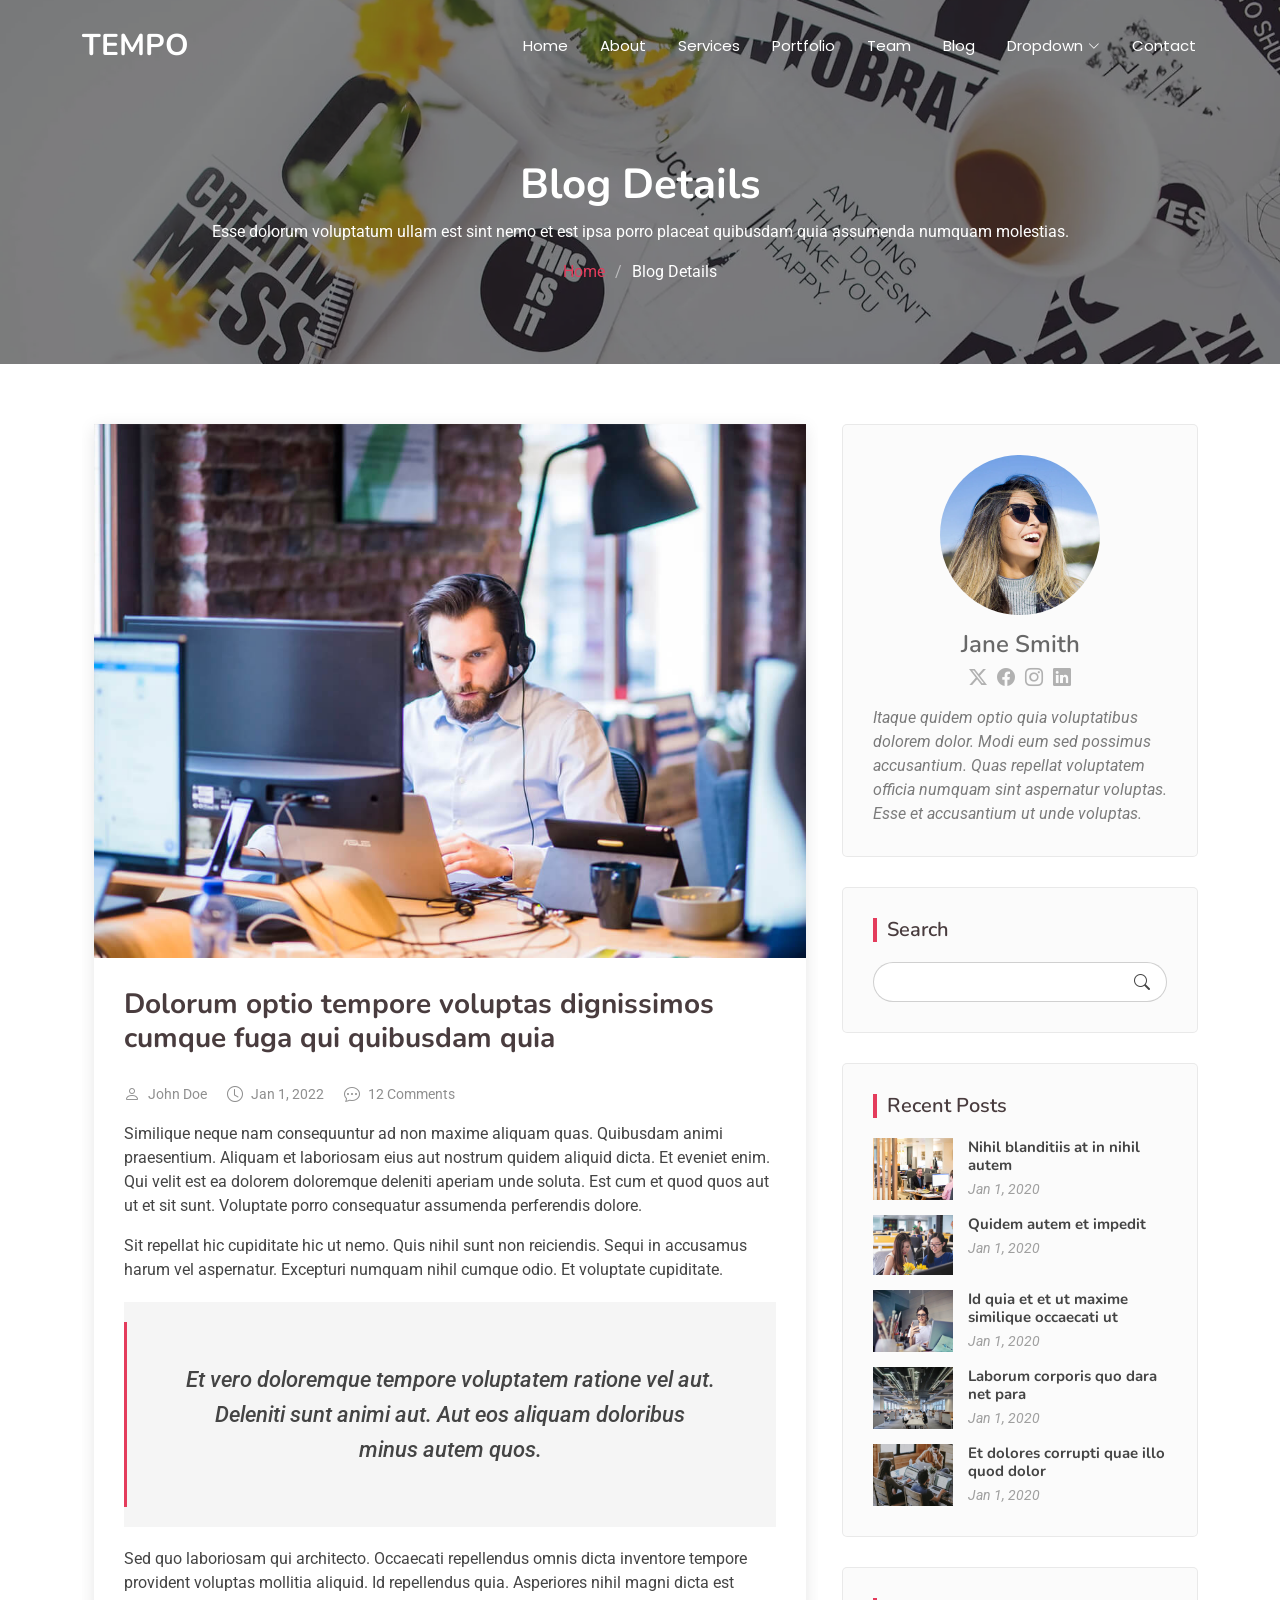
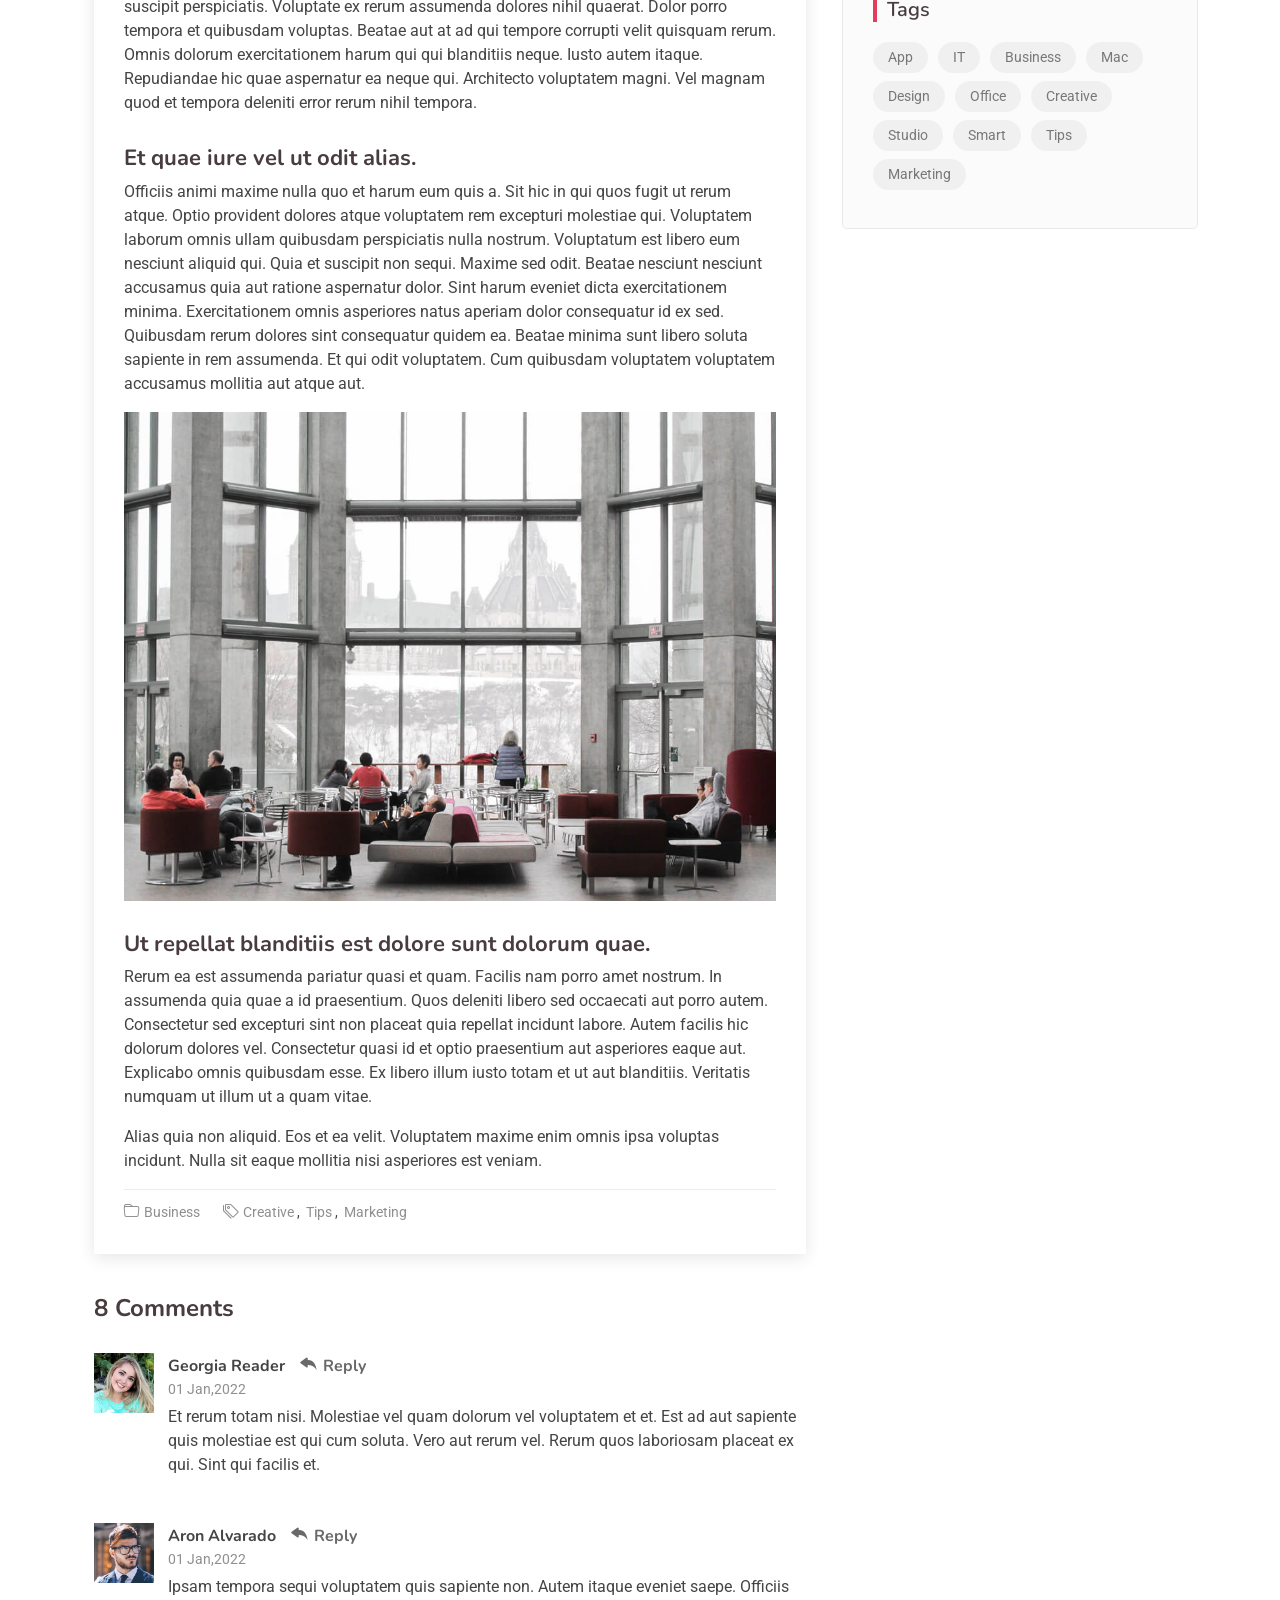
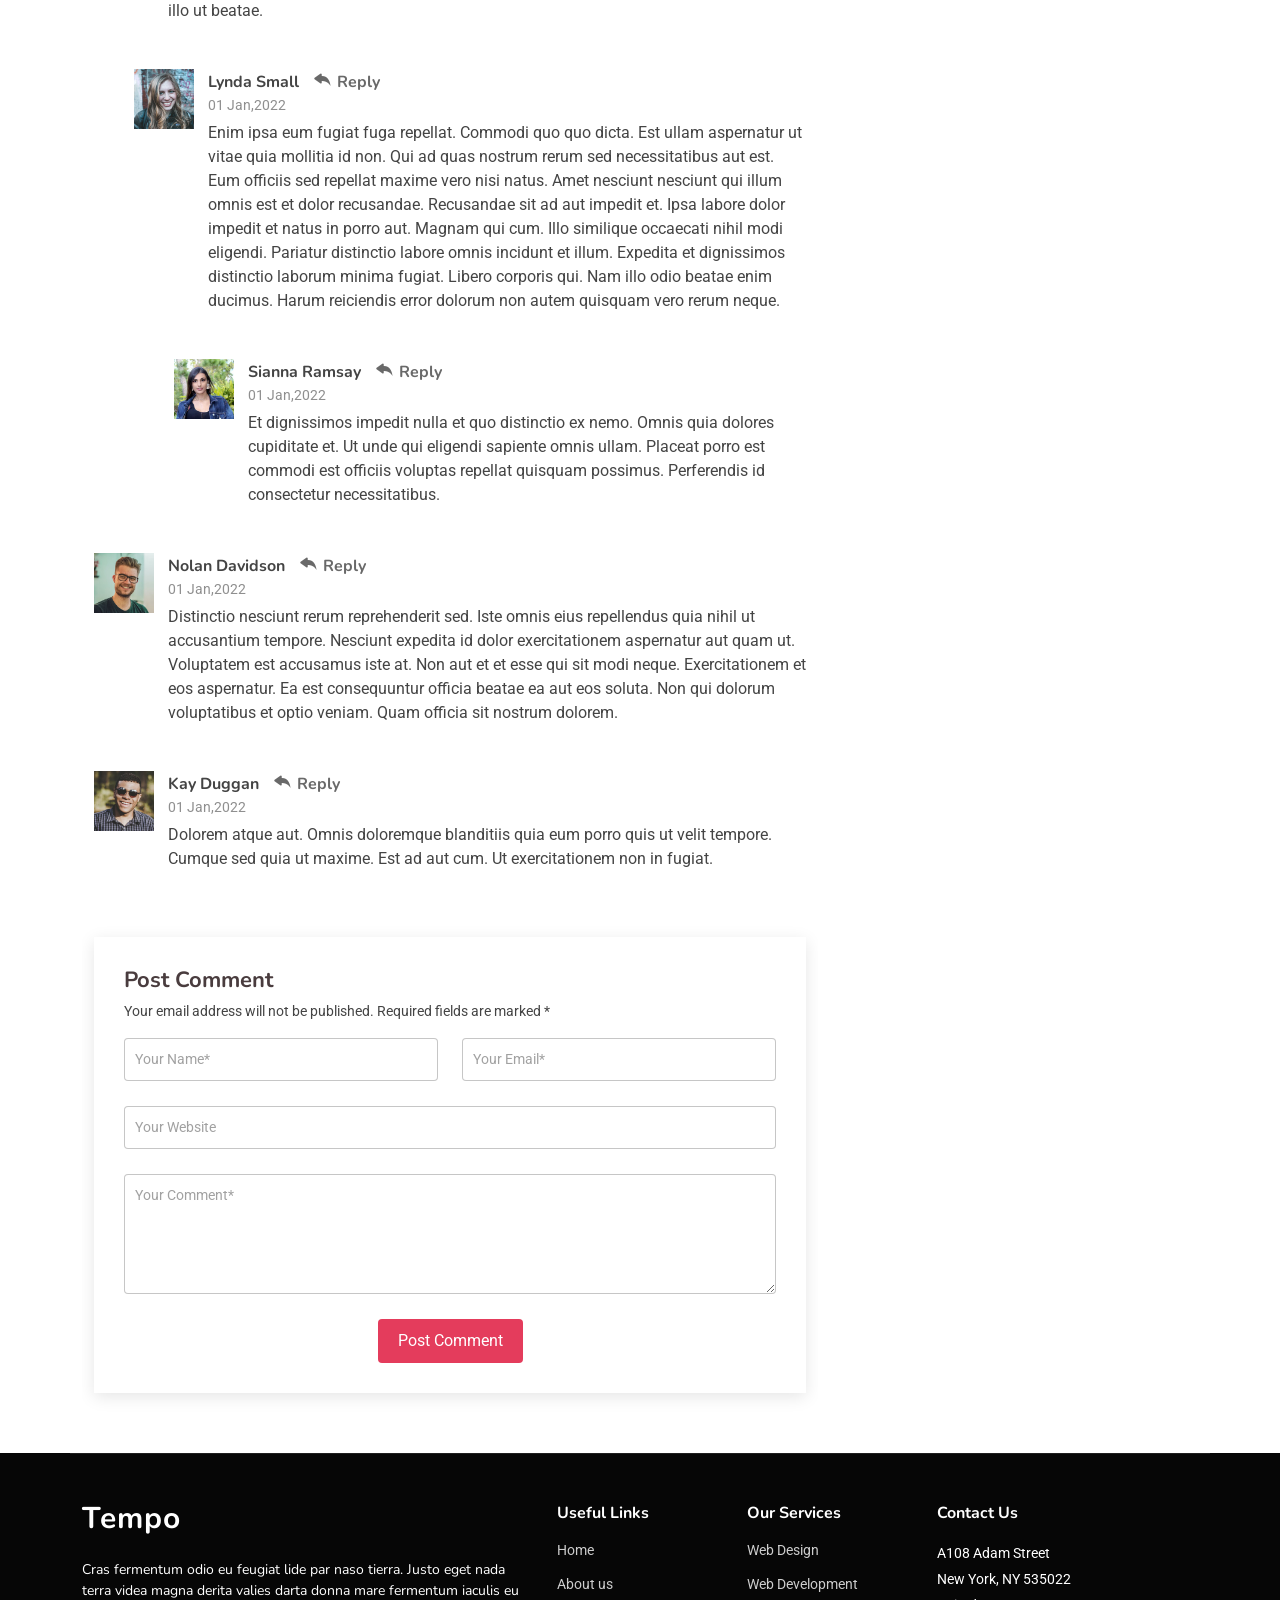
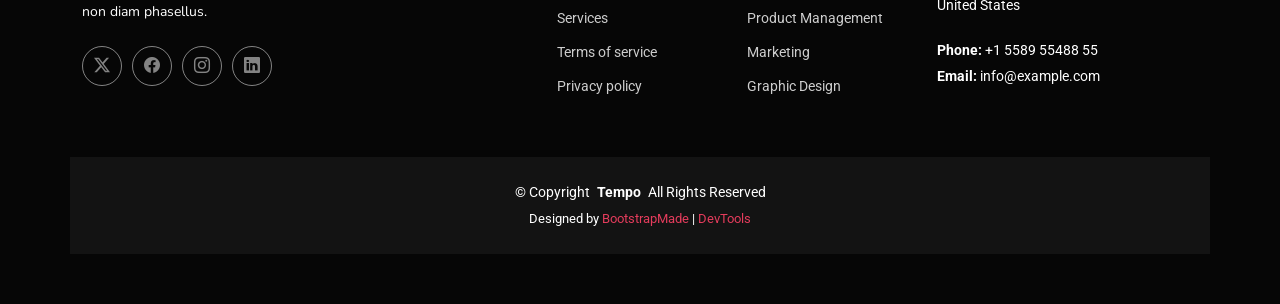
<file: blog-details.html>
<!DOCTYPE html>
<html lang="en">

<head>
  <meta charset="utf-8">
  <meta content="width=device-width, initial-scale=1.0" name="viewport">
  <title>Blog Details - Tempo Bootstrap Template</title>
  <meta name="description" content="">
  <meta name="keywords" content="">

  <!-- Favicons -->
  <link href="assets/img/favicon.png?v=4" rel="icon">
  <link href="assets/img/apple-touch-icon.png?v=4" rel="apple-touch-icon">

  <!-- Fonts -->
  <link href="https://fonts.googleapis.com" rel="preconnect">
  <link href="https://fonts.gstatic.com" rel="preconnect" crossorigin>
  <link href="https://fonts.googleapis.com/css2?family=Roboto:ital,wght@0,100;0,300;0,400;0,500;0,700;0,900;1,100;1,300;1,400;1,500;1,700;1,900&family=Poppins:ital,wght@0,100;0,200;0,300;0,400;0,500;0,600;0,700;0,800;0,900;1,100;1,200;1,300;1,400;1,500;1,600;1,700;1,800;1,900&family=Nunito:ital,wght@0,200;0,300;0,400;0,500;0,600;0,700;0,800;0,900;1,200;1,300;1,400;1,500;1,600;1,700;1,800;1,900&display=swap" rel="stylesheet">

  <!-- Vendor CSS Files -->
  <link href="assets/vendor/bootstrap/css/bootstrap.min.css" rel="stylesheet">
  <link href="assets/vendor/bootstrap-icons/bootstrap-icons.css" rel="stylesheet">
  <link href="assets/vendor/aos/aos.css" rel="stylesheet">
  <link href="assets/vendor/glightbox/css/glightbox.min.css" rel="stylesheet">
  <link href="assets/vendor/swiper/swiper-bundle.min.css" rel="stylesheet">

  <!-- Main CSS File -->
  <link href="assets/css/main.css" rel="stylesheet">

  <!-- =======================================================
  * Template Name: Tempo
  * Template URL: https://bootstrapmade.com/tempo-free-onepage-bootstrap-theme/
  * Updated: Aug 07 2024 with Bootstrap v5.3.3
  * Author: BootstrapMade.com
  * License: https://bootstrapmade.com/license/
  ======================================================== -->
</head>

<body class="blog-details-page">

  <header id="header" class="header d-flex align-items-center fixed-top">
    <div class="container-fluid container-xl position-relative d-flex align-items-center justify-content-between">

      <a href="index.html" class="logo d-flex align-items-center">
        <!-- Uncomment the line below if you also wish to use an image logo -->
        <!-- <img src="assets/img/logo.png" alt=""> -->
        <h1 class="sitename">Tempo</h1>
      </a>

      <nav id="navmenu" class="navmenu">
        <ul>
          <li><a href="#hero">Home</a></li>
          <li><a href="#about">About</a></li>
          <li><a href="#services">Services</a></li>
          <li><a href="#portfolio">Portfolio</a></li>
          <li><a href="#team">Team</a></li>
          <li><a href="blog.html">Blog</a></li>
          <li class="dropdown"><a href="#"><span>Dropdown</span> <i class="bi bi-chevron-down toggle-dropdown"></i></a>
            <ul>
              <li><a href="#">Dropdown 1</a></li>
              <li class="dropdown"><a href="#"><span>Deep Dropdown</span> <i class="bi bi-chevron-down toggle-dropdown"></i></a>
                <ul>
                  <li><a href="#">Deep Dropdown 1</a></li>
                  <li><a href="#">Deep Dropdown 2</a></li>
                  <li><a href="#">Deep Dropdown 3</a></li>
                  <li><a href="#">Deep Dropdown 4</a></li>
                  <li><a href="#">Deep Dropdown 5</a></li>
                </ul>
              </li>
              <li><a href="#">Dropdown 2</a></li>
              <li><a href="#">Dropdown 3</a></li>
              <li><a href="#">Dropdown 4</a></li>
            </ul>
          </li>
          <li><a href="#contact">Contact</a></li>
        </ul>
        <i class="mobile-nav-toggle d-xl-none bi bi-list"></i>
      </nav>

    </div>
  </header>

  <main class="main">

    <!-- Page Title -->
    <div class="page-title dark-background" style="background-image: url(assets/img/page-title-bg.webp);">
      <div class="container position-relative">
        <h1>Blog Details</h1>
        <p>Esse dolorum voluptatum ullam est sint nemo et est ipsa porro placeat quibusdam quia assumenda numquam molestias.</p>
        <nav class="breadcrumbs">
          <ol>
            <li><a href="index.html">Home</a></li>
            <li class="current">Blog Details</li>
          </ol>
        </nav>
      </div>
    </div><!-- End Page Title -->

    <div class="container">
      <div class="row">

        <div class="col-lg-8">

          <!-- Blog Details Section -->
          <section id="blog-details" class="blog-details section">
            <div class="container">

              <article class="article">

                <div class="post-img">
                  <img src="assets/img/blog/blog-1.jpg" alt="" class="img-fluid">
                </div>

                <h2 class="title">Dolorum optio tempore voluptas dignissimos cumque fuga qui quibusdam quia</h2>

                <div class="meta-top">
                  <ul>
                    <li class="d-flex align-items-center"><i class="bi bi-person"></i> <a href="blog-details.html">John Doe</a></li>
                    <li class="d-flex align-items-center"><i class="bi bi-clock"></i> <a href="blog-details.html"><time datetime="2020-01-01">Jan 1, 2022</time></a></li>
                    <li class="d-flex align-items-center"><i class="bi bi-chat-dots"></i> <a href="blog-details.html">12 Comments</a></li>
                  </ul>
                </div><!-- End meta top -->

                <div class="content">
                  <p>
                    Similique neque nam consequuntur ad non maxime aliquam quas. Quibusdam animi praesentium. Aliquam et laboriosam eius aut nostrum quidem aliquid dicta.
                    Et eveniet enim. Qui velit est ea dolorem doloremque deleniti aperiam unde soluta. Est cum et quod quos aut ut et sit sunt. Voluptate porro consequatur assumenda perferendis dolore.
                  </p>

                  <p>
                    Sit repellat hic cupiditate hic ut nemo. Quis nihil sunt non reiciendis. Sequi in accusamus harum vel aspernatur. Excepturi numquam nihil cumque odio. Et voluptate cupiditate.
                  </p>

                  <blockquote>
                    <p>
                      Et vero doloremque tempore voluptatem ratione vel aut. Deleniti sunt animi aut. Aut eos aliquam doloribus minus autem quos.
                    </p>
                  </blockquote>

                  <p>
                    Sed quo laboriosam qui architecto. Occaecati repellendus omnis dicta inventore tempore provident voluptas mollitia aliquid. Id repellendus quia. Asperiores nihil magni dicta est suscipit perspiciatis. Voluptate ex rerum assumenda dolores nihil quaerat.
                    Dolor porro tempora et quibusdam voluptas. Beatae aut at ad qui tempore corrupti velit quisquam rerum. Omnis dolorum exercitationem harum qui qui blanditiis neque.
                    Iusto autem itaque. Repudiandae hic quae aspernatur ea neque qui. Architecto voluptatem magni. Vel magnam quod et tempora deleniti error rerum nihil tempora.
                  </p>

                  <h3>Et quae iure vel ut odit alias.</h3>
                  <p>
                    Officiis animi maxime nulla quo et harum eum quis a. Sit hic in qui quos fugit ut rerum atque. Optio provident dolores atque voluptatem rem excepturi molestiae qui. Voluptatem laborum omnis ullam quibusdam perspiciatis nulla nostrum. Voluptatum est libero eum nesciunt aliquid qui.
                    Quia et suscipit non sequi. Maxime sed odit. Beatae nesciunt nesciunt accusamus quia aut ratione aspernatur dolor. Sint harum eveniet dicta exercitationem minima. Exercitationem omnis asperiores natus aperiam dolor consequatur id ex sed. Quibusdam rerum dolores sint consequatur quidem ea.
                    Beatae minima sunt libero soluta sapiente in rem assumenda. Et qui odit voluptatem. Cum quibusdam voluptatem voluptatem accusamus mollitia aut atque aut.
                  </p>
                  <img src="assets/img/blog/blog-inside-post.jpg" class="img-fluid" alt="">

                  <h3>Ut repellat blanditiis est dolore sunt dolorum quae.</h3>
                  <p>
                    Rerum ea est assumenda pariatur quasi et quam. Facilis nam porro amet nostrum. In assumenda quia quae a id praesentium. Quos deleniti libero sed occaecati aut porro autem. Consectetur sed excepturi sint non placeat quia repellat incidunt labore. Autem facilis hic dolorum dolores vel.
                    Consectetur quasi id et optio praesentium aut asperiores eaque aut. Explicabo omnis quibusdam esse. Ex libero illum iusto totam et ut aut blanditiis. Veritatis numquam ut illum ut a quam vitae.
                  </p>
                  <p>
                    Alias quia non aliquid. Eos et ea velit. Voluptatem maxime enim omnis ipsa voluptas incidunt. Nulla sit eaque mollitia nisi asperiores est veniam.
                  </p>

                </div><!-- End post content -->

                <div class="meta-bottom">
                  <i class="bi bi-folder"></i>
                  <ul class="cats">
                    <li><a href="#">Business</a></li>
                  </ul>

                  <i class="bi bi-tags"></i>
                  <ul class="tags">
                    <li><a href="#">Creative</a></li>
                    <li><a href="#">Tips</a></li>
                    <li><a href="#">Marketing</a></li>
                  </ul>
                </div><!-- End meta bottom -->

              </article>

            </div>
          </section><!-- /Blog Details Section -->

          <!-- Blog Comments Section -->
          <section id="blog-comments" class="blog-comments section">

            <div class="container">

              <h4 class="comments-count">8 Comments</h4>

              <div id="comment-1" class="comment">
                <div class="d-flex">
                  <div class="comment-img"><img src="assets/img/blog/comments-1.jpg" alt=""></div>
                  <div>
                    <h5><a href="">Georgia Reader</a> <a href="#" class="reply"><i class="bi bi-reply-fill"></i> Reply</a></h5>
                    <time datetime="2020-01-01">01 Jan,2022</time>
                    <p>
                      Et rerum totam nisi. Molestiae vel quam dolorum vel voluptatem et et. Est ad aut sapiente quis molestiae est qui cum soluta.
                      Vero aut rerum vel. Rerum quos laboriosam placeat ex qui. Sint qui facilis et.
                    </p>
                  </div>
                </div>
              </div><!-- End comment #1 -->

              <div id="comment-2" class="comment">
                <div class="d-flex">
                  <div class="comment-img"><img src="assets/img/blog/comments-2.jpg" alt=""></div>
                  <div>
                    <h5><a href="">Aron Alvarado</a> <a href="#" class="reply"><i class="bi bi-reply-fill"></i> Reply</a></h5>
                    <time datetime="2020-01-01">01 Jan,2022</time>
                    <p>
                      Ipsam tempora sequi voluptatem quis sapiente non. Autem itaque eveniet saepe. Officiis illo ut beatae.
                    </p>
                  </div>
                </div>

                <div id="comment-reply-1" class="comment comment-reply">
                  <div class="d-flex">
                    <div class="comment-img"><img src="assets/img/blog/comments-3.jpg" alt=""></div>
                    <div>
                      <h5><a href="">Lynda Small</a> <a href="#" class="reply"><i class="bi bi-reply-fill"></i> Reply</a></h5>
                      <time datetime="2020-01-01">01 Jan,2022</time>
                      <p>
                        Enim ipsa eum fugiat fuga repellat. Commodi quo quo dicta. Est ullam aspernatur ut vitae quia mollitia id non. Qui ad quas nostrum rerum sed necessitatibus aut est. Eum officiis sed repellat maxime vero nisi natus. Amet nesciunt nesciunt qui illum omnis est et dolor recusandae.

                        Recusandae sit ad aut impedit et. Ipsa labore dolor impedit et natus in porro aut. Magnam qui cum. Illo similique occaecati nihil modi eligendi. Pariatur distinctio labore omnis incidunt et illum. Expedita et dignissimos distinctio laborum minima fugiat.

                        Libero corporis qui. Nam illo odio beatae enim ducimus. Harum reiciendis error dolorum non autem quisquam vero rerum neque.
                      </p>
                    </div>
                  </div>

                  <div id="comment-reply-2" class="comment comment-reply">
                    <div class="d-flex">
                      <div class="comment-img"><img src="assets/img/blog/comments-4.jpg" alt=""></div>
                      <div>
                        <h5><a href="">Sianna Ramsay</a> <a href="#" class="reply"><i class="bi bi-reply-fill"></i> Reply</a></h5>
                        <time datetime="2020-01-01">01 Jan,2022</time>
                        <p>
                          Et dignissimos impedit nulla et quo distinctio ex nemo. Omnis quia dolores cupiditate et. Ut unde qui eligendi sapiente omnis ullam. Placeat porro est commodi est officiis voluptas repellat quisquam possimus. Perferendis id consectetur necessitatibus.
                        </p>
                      </div>
                    </div>

                  </div><!-- End comment reply #2-->

                </div><!-- End comment reply #1-->

              </div><!-- End comment #2-->

              <div id="comment-3" class="comment">
                <div class="d-flex">
                  <div class="comment-img"><img src="assets/img/blog/comments-5.jpg" alt=""></div>
                  <div>
                    <h5><a href="">Nolan Davidson</a> <a href="#" class="reply"><i class="bi bi-reply-fill"></i> Reply</a></h5>
                    <time datetime="2020-01-01">01 Jan,2022</time>
                    <p>
                      Distinctio nesciunt rerum reprehenderit sed. Iste omnis eius repellendus quia nihil ut accusantium tempore. Nesciunt expedita id dolor exercitationem aspernatur aut quam ut. Voluptatem est accusamus iste at.
                      Non aut et et esse qui sit modi neque. Exercitationem et eos aspernatur. Ea est consequuntur officia beatae ea aut eos soluta. Non qui dolorum voluptatibus et optio veniam. Quam officia sit nostrum dolorem.
                    </p>
                  </div>
                </div>

              </div><!-- End comment #3 -->

              <div id="comment-4" class="comment">
                <div class="d-flex">
                  <div class="comment-img"><img src="assets/img/blog/comments-6.jpg" alt=""></div>
                  <div>
                    <h5><a href="">Kay Duggan</a> <a href="#" class="reply"><i class="bi bi-reply-fill"></i> Reply</a></h5>
                    <time datetime="2020-01-01">01 Jan,2022</time>
                    <p>
                      Dolorem atque aut. Omnis doloremque blanditiis quia eum porro quis ut velit tempore. Cumque sed quia ut maxime. Est ad aut cum. Ut exercitationem non in fugiat.
                    </p>
                  </div>
                </div>

              </div><!-- End comment #4 -->

            </div>

          </section><!-- /Blog Comments Section -->

          <!-- Comment Form Section -->
          <section id="comment-form" class="comment-form section">
            <div class="container">

              <form action="">

                <h4>Post Comment</h4>
                <p>Your email address will not be published. Required fields are marked * </p>
                <div class="row">
                  <div class="col-md-6 form-group">
                    <input name="name" type="text" class="form-control" placeholder="Your Name*">
                  </div>
                  <div class="col-md-6 form-group">
                    <input name="email" type="text" class="form-control" placeholder="Your Email*">
                  </div>
                </div>
                <div class="row">
                  <div class="col form-group">
                    <input name="website" type="text" class="form-control" placeholder="Your Website">
                  </div>
                </div>
                <div class="row">
                  <div class="col form-group">
                    <textarea name="comment" class="form-control" placeholder="Your Comment*"></textarea>
                  </div>
                </div>

                <div class="text-center">
                  <button type="submit" class="btn btn-primary">Post Comment</button>
                </div>

              </form>

            </div>
          </section><!-- /Comment Form Section -->

        </div>

        <div class="col-lg-4 sidebar">

          <div class="widgets-container">

            <!-- Blog Author Widget -->
            <div class="blog-author-widget widget-item">

              <div class="d-flex flex-column align-items-center">
                <img src="assets/img/blog/blog-author.jpg" class="rounded-circle flex-shrink-0" alt="">
                <h4>Jane Smith</h4>
                <div class="social-links">
                  <a href="https://x.com/#"><i class="bi bi-twitter-x"></i></a>
                  <a href="https://facebook.com/#"><i class="bi bi-facebook"></i></a>
                  <a href="https://instagram.com/#"><i class="biu bi-instagram"></i></a>
                  <a href="https://instagram.com/#"><i class="biu bi-linkedin"></i></a>
                </div>

                <p>
                  Itaque quidem optio quia voluptatibus dolorem dolor. Modi eum sed possimus accusantium. Quas repellat voluptatem officia numquam sint aspernatur voluptas. Esse et accusantium ut unde voluptas.
                </p>

              </div>
            </div><!--/Blog Author Widget -->

            <!-- Search Widget -->
            <div class="search-widget widget-item">

              <h3 class="widget-title">Search</h3>
              <form action="">
                <input type="text">
                <button type="submit" title="Search"><i class="bi bi-search"></i></button>
              </form>

            </div><!--/Search Widget -->

            <!-- Recent Posts Widget -->
            <div class="recent-posts-widget widget-item">

              <h3 class="widget-title">Recent Posts</h3>

              <div class="post-item">
                <img src="assets/img/blog/blog-recent-1.jpg" alt="" class="flex-shrink-0">
                <div>
                  <h4><a href="blog-details.html">Nihil blanditiis at in nihil autem</a></h4>
                  <time datetime="2020-01-01">Jan 1, 2020</time>
                </div>
              </div><!-- End recent post item-->

              <div class="post-item">
                <img src="assets/img/blog/blog-recent-2.jpg" alt="" class="flex-shrink-0">
                <div>
                  <h4><a href="blog-details.html">Quidem autem et impedit</a></h4>
                  <time datetime="2020-01-01">Jan 1, 2020</time>
                </div>
              </div><!-- End recent post item-->

              <div class="post-item">
                <img src="assets/img/blog/blog-recent-3.jpg" alt="" class="flex-shrink-0">
                <div>
                  <h4><a href="blog-details.html">Id quia et et ut maxime similique occaecati ut</a></h4>
                  <time datetime="2020-01-01">Jan 1, 2020</time>
                </div>
              </div><!-- End recent post item-->

              <div class="post-item">
                <img src="assets/img/blog/blog-recent-4.jpg" alt="" class="flex-shrink-0">
                <div>
                  <h4><a href="blog-details.html">Laborum corporis quo dara net para</a></h4>
                  <time datetime="2020-01-01">Jan 1, 2020</time>
                </div>
              </div><!-- End recent post item-->

              <div class="post-item">
                <img src="assets/img/blog/blog-recent-5.jpg" alt="" class="flex-shrink-0">
                <div>
                  <h4><a href="blog-details.html">Et dolores corrupti quae illo quod dolor</a></h4>
                  <time datetime="2020-01-01">Jan 1, 2020</time>
                </div>
              </div><!-- End recent post item-->

            </div><!--/Recent Posts Widget -->

            <!-- Tags Widget -->
            <div class="tags-widget widget-item">

              <h3 class="widget-title">Tags</h3>
              <ul>
                <li><a href="#">App</a></li>
                <li><a href="#">IT</a></li>
                <li><a href="#">Business</a></li>
                <li><a href="#">Mac</a></li>
                <li><a href="#">Design</a></li>
                <li><a href="#">Office</a></li>
                <li><a href="#">Creative</a></li>
                <li><a href="#">Studio</a></li>
                <li><a href="#">Smart</a></li>
                <li><a href="#">Tips</a></li>
                <li><a href="#">Marketing</a></li>
              </ul>

            </div><!--/Tags Widget -->

          </div>

        </div>

      </div>
    </div>

  </main>

  <footer id="footer" class="footer dark-background">

    <div class="container footer-top">
      <div class="row gy-4">
        <div class="col-lg-5 col-md-12 footer-about">
          <a href="index.html" class="logo d-flex align-items-center">
            <span class="sitename">Tempo</span>
          </a>
          <p>Cras fermentum odio eu feugiat lide par naso tierra. Justo eget nada terra videa magna derita valies darta donna mare fermentum iaculis eu non diam phasellus.</p>
          <div class="social-links d-flex mt-4">
            <a href=""><i class="bi bi-twitter-x"></i></a>
            <a href=""><i class="bi bi-facebook"></i></a>
            <a href=""><i class="bi bi-instagram"></i></a>
            <a href=""><i class="bi bi-linkedin"></i></a>
          </div>
        </div>

        <div class="col-lg-2 col-6 footer-links">
          <h4>Useful Links</h4>
          <ul>
            <li><a href="#">Home</a></li>
            <li><a href="#">About us</a></li>
            <li><a href="#">Services</a></li>
            <li><a href="#">Terms of service</a></li>
            <li><a href="#">Privacy policy</a></li>
          </ul>
        </div>

        <div class="col-lg-2 col-6 footer-links">
          <h4>Our Services</h4>
          <ul>
            <li><a href="#">Web Design</a></li>
            <li><a href="#">Web Development</a></li>
            <li><a href="#">Product Management</a></li>
            <li><a href="#">Marketing</a></li>
            <li><a href="#">Graphic Design</a></li>
          </ul>
        </div>

        <div class="col-lg-3 col-md-12 footer-contact text-center text-md-start">
          <h4>Contact Us</h4>
          <p>A108 Adam Street</p>
          <p>New York, NY 535022</p>
          <p>United States</p>
          <p class="mt-4"><strong>Phone:</strong> <span>+1 5589 55488 55</span></p>
          <p><strong>Email:</strong> <span>info@example.com</span></p>
        </div>

      </div>
    </div>

    <div class="container copyright text-center mt-4">
      <p>© <span>Copyright</span> <strong class="px-1 sitename">Tempo</strong> <span>All Rights Reserved</span></p>
      <div class="credits">
        <!-- All the links in the footer should remain intact. -->
        <!-- You can delete the links only if you've purchased the pro version. -->
        <!-- Licensing information: https://bootstrapmade.com/license/ -->
        <!-- Purchase the pro version with working PHP/AJAX contact form: [buy-url] -->
        Designed by <a href="https://bootstrapmade.com/">BootstrapMade</a> | <a href="https://bootstrapmade.com/tools/">DevTools</a>
      </div>
    </div>

  </footer>

  <!-- Scroll Top -->
  <a href="#" id="scroll-top" class="scroll-top d-flex align-items-center justify-content-center"><i class="bi bi-arrow-up-short"></i></a>

  <!-- Preloader -->
  <div id="preloader"></div>

  <!-- Vendor JS Files -->
  <script src="assets/vendor/bootstrap/js/bootstrap.bundle.min.js"></script>
  <script src="assets/vendor/php-email-form/validate.js"></script>
  <script src="assets/vendor/aos/aos.js"></script>
  <script src="assets/vendor/glightbox/js/glightbox.min.js"></script>
  <script src="assets/vendor/imagesloaded/imagesloaded.pkgd.min.js"></script>
  <script src="assets/vendor/isotope-layout/isotope.pkgd.min.js"></script>
  <script src="assets/vendor/swiper/swiper-bundle.min.js"></script>

  <!-- Main JS File -->
  <script src="assets/js/main.js"></script>

</body>

</html>
</file>
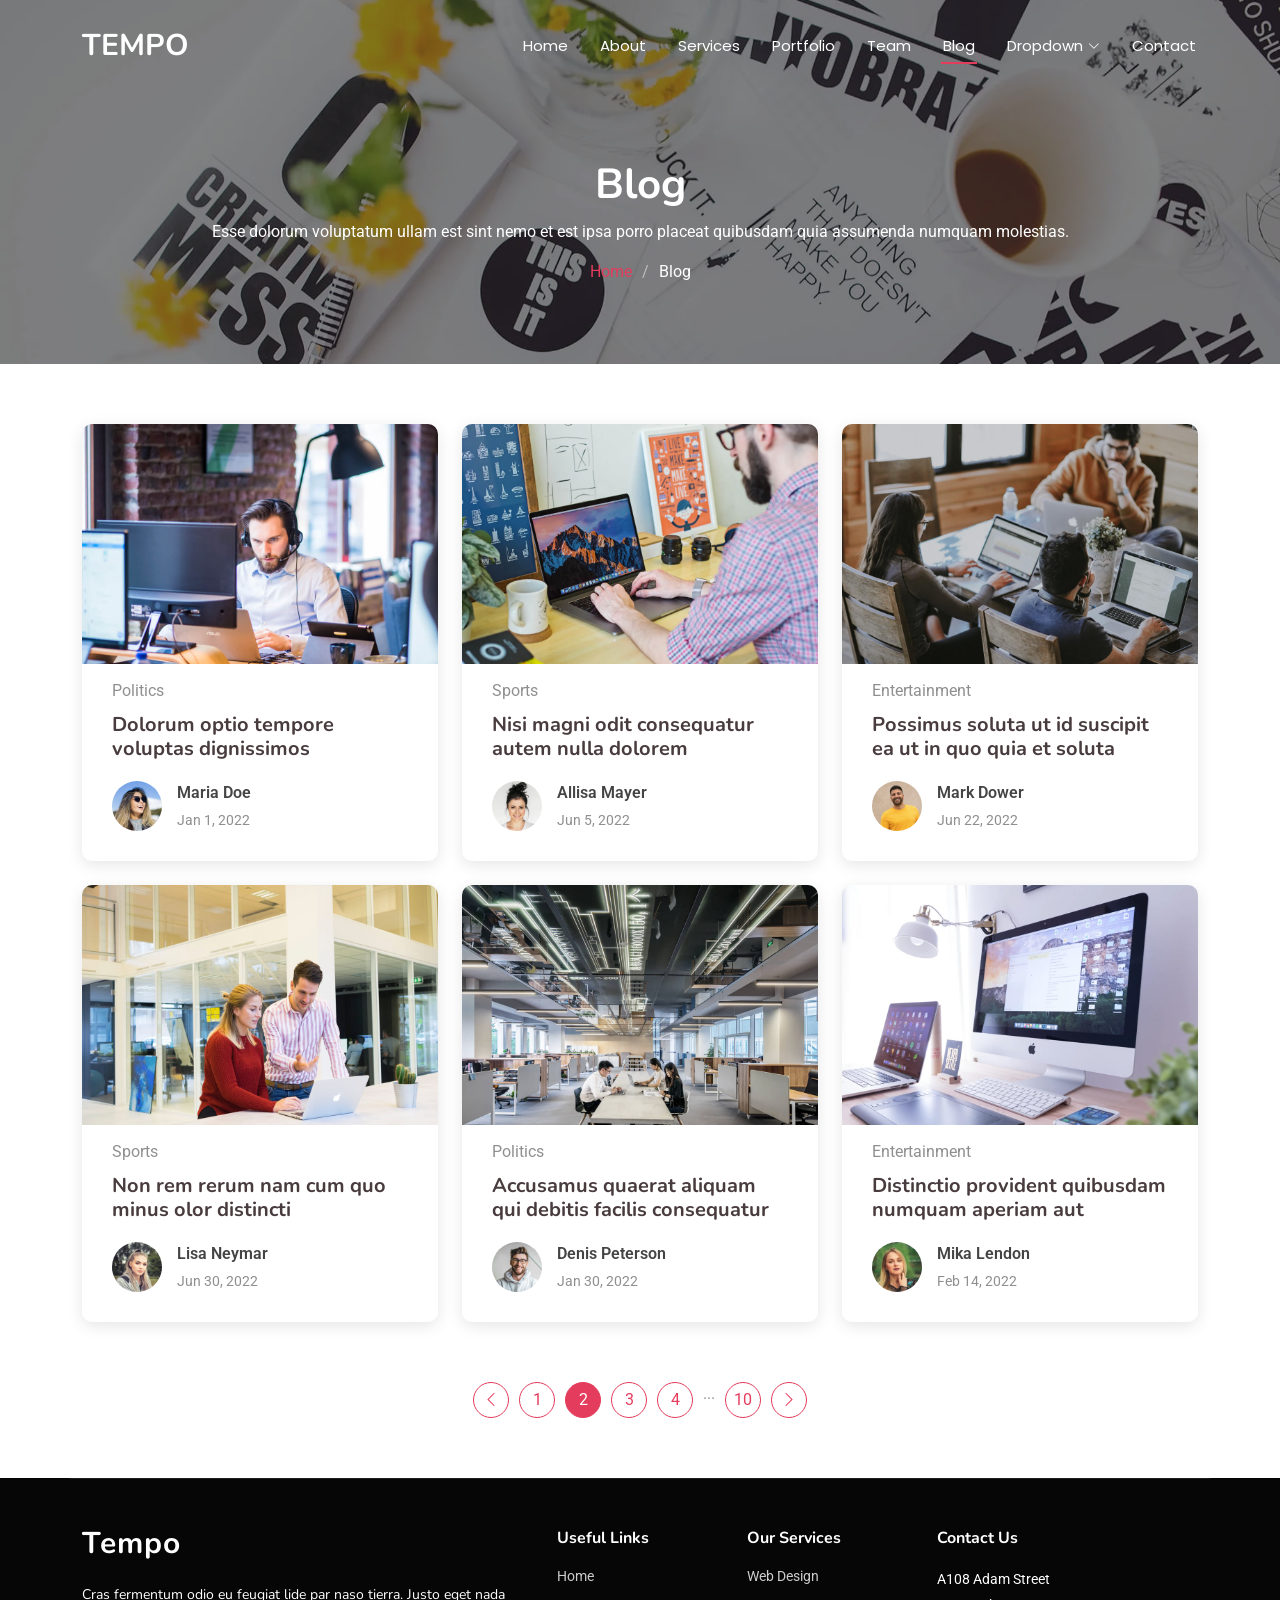
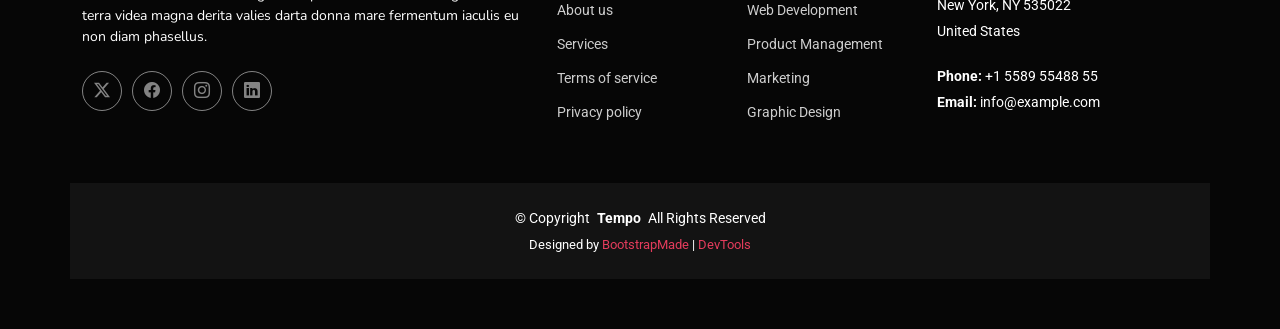
<file: blog.html>
<!DOCTYPE html>
<html lang="en">

<head>
  <meta charset="utf-8">
  <meta content="width=device-width, initial-scale=1.0" name="viewport">
  <title>Blog - Tempo Bootstrap Template</title>
  <meta name="description" content="">
  <meta name="keywords" content="">

  <!-- Favicons -->
  <link href="assets/img/favicon.png?v=4" rel="icon">
  <link href="assets/img/apple-touch-icon.png?v=4" rel="apple-touch-icon">

  <!-- Fonts -->
  <link href="https://fonts.googleapis.com" rel="preconnect">
  <link href="https://fonts.gstatic.com" rel="preconnect" crossorigin>
  <link href="https://fonts.googleapis.com/css2?family=Roboto:ital,wght@0,100;0,300;0,400;0,500;0,700;0,900;1,100;1,300;1,400;1,500;1,700;1,900&family=Poppins:ital,wght@0,100;0,200;0,300;0,400;0,500;0,600;0,700;0,800;0,900;1,100;1,200;1,300;1,400;1,500;1,600;1,700;1,800;1,900&family=Nunito:ital,wght@0,200;0,300;0,400;0,500;0,600;0,700;0,800;0,900;1,200;1,300;1,400;1,500;1,600;1,700;1,800;1,900&display=swap" rel="stylesheet">

  <!-- Vendor CSS Files -->
  <link href="assets/vendor/bootstrap/css/bootstrap.min.css" rel="stylesheet">
  <link href="assets/vendor/bootstrap-icons/bootstrap-icons.css" rel="stylesheet">
  <link href="assets/vendor/aos/aos.css" rel="stylesheet">
  <link href="assets/vendor/glightbox/css/glightbox.min.css" rel="stylesheet">
  <link href="assets/vendor/swiper/swiper-bundle.min.css" rel="stylesheet">

  <!-- Main CSS File -->
  <link href="assets/css/main.css" rel="stylesheet">

  <!-- =======================================================
  * Template Name: Tempo
  * Template URL: https://bootstrapmade.com/tempo-free-onepage-bootstrap-theme/
  * Updated: Aug 07 2024 with Bootstrap v5.3.3
  * Author: BootstrapMade.com
  * License: https://bootstrapmade.com/license/
  ======================================================== -->
</head>

<body class="blog-page">

  <header id="header" class="header d-flex align-items-center fixed-top">
    <div class="container-fluid container-xl position-relative d-flex align-items-center justify-content-between">

      <a href="index.html" class="logo d-flex align-items-center">
        <!-- Uncomment the line below if you also wish to use an image logo -->
        <!-- <img src="assets/img/logo.png" alt=""> -->
        <h1 class="sitename">Tempo</h1>
      </a>

      <nav id="navmenu" class="navmenu">
        <ul>
          <li><a href="#hero">Home</a></li>
          <li><a href="#about">About</a></li>
          <li><a href="#services">Services</a></li>
          <li><a href="#portfolio">Portfolio</a></li>
          <li><a href="#team">Team</a></li>
          <li><a href="blog.html" class="active">Blog</a></li>
          <li class="dropdown"><a href="#"><span>Dropdown</span> <i class="bi bi-chevron-down toggle-dropdown"></i></a>
            <ul>
              <li><a href="#">Dropdown 1</a></li>
              <li class="dropdown"><a href="#"><span>Deep Dropdown</span> <i class="bi bi-chevron-down toggle-dropdown"></i></a>
                <ul>
                  <li><a href="#">Deep Dropdown 1</a></li>
                  <li><a href="#">Deep Dropdown 2</a></li>
                  <li><a href="#">Deep Dropdown 3</a></li>
                  <li><a href="#">Deep Dropdown 4</a></li>
                  <li><a href="#">Deep Dropdown 5</a></li>
                </ul>
              </li>
              <li><a href="#">Dropdown 2</a></li>
              <li><a href="#">Dropdown 3</a></li>
              <li><a href="#">Dropdown 4</a></li>
            </ul>
          </li>
          <li><a href="#contact">Contact</a></li>
        </ul>
        <i class="mobile-nav-toggle d-xl-none bi bi-list"></i>
      </nav>

    </div>
  </header>

  <main class="main">

    <!-- Page Title -->
    <div class="page-title dark-background" style="background-image: url(assets/img/page-title-bg.webp);">
      <div class="container position-relative">
        <h1>Blog</h1>
        <p>Esse dolorum voluptatum ullam est sint nemo et est ipsa porro placeat quibusdam quia assumenda numquam molestias.</p>
        <nav class="breadcrumbs">
          <ol>
            <li><a href="index.html">Home</a></li>
            <li class="current">Blog</li>
          </ol>
        </nav>
      </div>
    </div><!-- End Page Title -->

    <!-- Blog Posts Section -->
    <section id="blog-posts" class="blog-posts section">

      <div class="container">
        <div class="row gy-4">

          <div class="col-lg-4">
            <article>

              <div class="post-img">
                <img src="assets/img/blog/blog-1.jpg" alt="" class="img-fluid">
              </div>

              <p class="post-category">Politics</p>

              <h2 class="title">
                <a href="blog-details.html">Dolorum optio tempore voluptas dignissimos</a>
              </h2>

              <div class="d-flex align-items-center">
                <img src="assets/img/blog/blog-author.jpg" alt="" class="img-fluid post-author-img flex-shrink-0">
                <div class="post-meta">
                  <p class="post-author">Maria Doe</p>
                  <p class="post-date">
                    <time datetime="2022-01-01">Jan 1, 2022</time>
                  </p>
                </div>
              </div>

            </article>
          </div><!-- End post list item -->

          <div class="col-lg-4">
            <article>

              <div class="post-img">
                <img src="assets/img/blog/blog-2.jpg" alt="" class="img-fluid">
              </div>

              <p class="post-category">Sports</p>

              <h2 class="title">
                <a href="blog-details.html">Nisi magni odit consequatur autem nulla dolorem</a>
              </h2>

              <div class="d-flex align-items-center">
                <img src="assets/img/blog/blog-author-2.jpg" alt="" class="img-fluid post-author-img flex-shrink-0">
                <div class="post-meta">
                  <p class="post-author">Allisa Mayer</p>
                  <p class="post-date">
                    <time datetime="2022-01-01">Jun 5, 2022</time>
                  </p>
                </div>
              </div>

            </article>
          </div><!-- End post list item -->

          <div class="col-lg-4">
            <article>

              <div class="post-img">
                <img src="assets/img/blog/blog-3.jpg" alt="" class="img-fluid">
              </div>

              <p class="post-category">Entertainment</p>

              <h2 class="title">
                <a href="blog-details.html">Possimus soluta ut id suscipit ea ut in quo quia et soluta</a>
              </h2>

              <div class="d-flex align-items-center">
                <img src="assets/img/blog/blog-author-3.jpg" alt="" class="img-fluid post-author-img flex-shrink-0">
                <div class="post-meta">
                  <p class="post-author">Mark Dower</p>
                  <p class="post-date">
                    <time datetime="2022-01-01">Jun 22, 2022</time>
                  </p>
                </div>
              </div>

            </article>
          </div><!-- End post list item -->

          <div class="col-lg-4">
            <article>

              <div class="post-img">
                <img src="assets/img/blog/blog-4.jpg" alt="" class="img-fluid">
              </div>

              <p class="post-category">Sports</p>

              <h2 class="title">
                <a href="blog-details.html">Non rem rerum nam cum quo minus olor distincti</a>
              </h2>

              <div class="d-flex align-items-center">
                <img src="assets/img/blog/blog-author-4.jpg" alt="" class="img-fluid post-author-img flex-shrink-0">
                <div class="post-meta">
                  <p class="post-author">Lisa Neymar</p>
                  <p class="post-date">
                    <time datetime="2022-01-01">Jun 30, 2022</time>
                  </p>
                </div>
              </div>

            </article>
          </div><!-- End post list item -->

          <div class="col-lg-4">
            <article>

              <div class="post-img">
                <img src="assets/img/blog/blog-5.jpg" alt="" class="img-fluid">
              </div>

              <p class="post-category">Politics</p>

              <h2 class="title">
                <a href="blog-details.html">Accusamus quaerat aliquam qui debitis facilis consequatur</a>
              </h2>

              <div class="d-flex align-items-center">
                <img src="assets/img/blog/blog-author-5.jpg" alt="" class="img-fluid post-author-img flex-shrink-0">
                <div class="post-meta">
                  <p class="post-author">Denis Peterson</p>
                  <p class="post-date">
                    <time datetime="2022-01-01">Jan 30, 2022</time>
                  </p>
                </div>
              </div>

            </article>
          </div><!-- End post list item -->

          <div class="col-lg-4">
            <article>

              <div class="post-img">
                <img src="assets/img/blog/blog-6.jpg" alt="" class="img-fluid">
              </div>

              <p class="post-category">Entertainment</p>

              <h2 class="title">
                <a href="blog-details.html">Distinctio provident quibusdam numquam aperiam aut</a>
              </h2>

              <div class="d-flex align-items-center">
                <img src="assets/img/blog/blog-author-6.jpg" alt="" class="img-fluid post-author-img flex-shrink-0">
                <div class="post-meta">
                  <p class="post-author">Mika Lendon</p>
                  <p class="post-date">
                    <time datetime="2022-01-01">Feb 14, 2022</time>
                  </p>
                </div>
              </div>

            </article>
          </div><!-- End post list item -->

        </div>
      </div>

    </section><!-- /Blog Posts Section -->

    <!-- Blog Pagination Section -->
    <section id="blog-pagination" class="blog-pagination section">

      <div class="container">
        <div class="d-flex justify-content-center">
          <ul>
            <li><a href="#"><i class="bi bi-chevron-left"></i></a></li>
            <li><a href="#">1</a></li>
            <li><a href="#" class="active">2</a></li>
            <li><a href="#">3</a></li>
            <li><a href="#">4</a></li>
            <li>...</li>
            <li><a href="#">10</a></li>
            <li><a href="#"><i class="bi bi-chevron-right"></i></a></li>
          </ul>
        </div>
      </div>

    </section><!-- /Blog Pagination Section -->

  </main>

  <footer id="footer" class="footer dark-background">

    <div class="container footer-top">
      <div class="row gy-4">
        <div class="col-lg-5 col-md-12 footer-about">
          <a href="index.html" class="logo d-flex align-items-center">
            <span class="sitename">Tempo</span>
          </a>
          <p>Cras fermentum odio eu feugiat lide par naso tierra. Justo eget nada terra videa magna derita valies darta donna mare fermentum iaculis eu non diam phasellus.</p>
          <div class="social-links d-flex mt-4">
            <a href=""><i class="bi bi-twitter-x"></i></a>
            <a href=""><i class="bi bi-facebook"></i></a>
            <a href=""><i class="bi bi-instagram"></i></a>
            <a href=""><i class="bi bi-linkedin"></i></a>
          </div>
        </div>

        <div class="col-lg-2 col-6 footer-links">
          <h4>Useful Links</h4>
          <ul>
            <li><a href="#">Home</a></li>
            <li><a href="#">About us</a></li>
            <li><a href="#">Services</a></li>
            <li><a href="#">Terms of service</a></li>
            <li><a href="#">Privacy policy</a></li>
          </ul>
        </div>

        <div class="col-lg-2 col-6 footer-links">
          <h4>Our Services</h4>
          <ul>
            <li><a href="#">Web Design</a></li>
            <li><a href="#">Web Development</a></li>
            <li><a href="#">Product Management</a></li>
            <li><a href="#">Marketing</a></li>
            <li><a href="#">Graphic Design</a></li>
          </ul>
        </div>

        <div class="col-lg-3 col-md-12 footer-contact text-center text-md-start">
          <h4>Contact Us</h4>
          <p>A108 Adam Street</p>
          <p>New York, NY 535022</p>
          <p>United States</p>
          <p class="mt-4"><strong>Phone:</strong> <span>+1 5589 55488 55</span></p>
          <p><strong>Email:</strong> <span>info@example.com</span></p>
        </div>

      </div>
    </div>

    <div class="container copyright text-center mt-4">
      <p>© <span>Copyright</span> <strong class="px-1 sitename">Tempo</strong> <span>All Rights Reserved</span></p>
      <div class="credits">
        <!-- All the links in the footer should remain intact. -->
        <!-- You can delete the links only if you've purchased the pro version. -->
        <!-- Licensing information: https://bootstrapmade.com/license/ -->
        <!-- Purchase the pro version with working PHP/AJAX contact form: [buy-url] -->
        Designed by <a href="https://bootstrapmade.com/">BootstrapMade</a> | <a href="https://bootstrapmade.com/tools/">DevTools</a>
      </div>
    </div>

  </footer>

  <!-- Scroll Top -->
  <a href="#" id="scroll-top" class="scroll-top d-flex align-items-center justify-content-center"><i class="bi bi-arrow-up-short"></i></a>

  <!-- Preloader -->
  <div id="preloader"></div>

  <!-- Vendor JS Files -->
  <script src="assets/vendor/bootstrap/js/bootstrap.bundle.min.js"></script>
  <script src="assets/vendor/php-email-form/validate.js"></script>
  <script src="assets/vendor/aos/aos.js"></script>
  <script src="assets/vendor/glightbox/js/glightbox.min.js"></script>
  <script src="assets/vendor/imagesloaded/imagesloaded.pkgd.min.js"></script>
  <script src="assets/vendor/isotope-layout/isotope.pkgd.min.js"></script>
  <script src="assets/vendor/swiper/swiper-bundle.min.js"></script>

  <!-- Main JS File -->
  <script src="assets/js/main.js"></script>

</body>

</html>
</file>
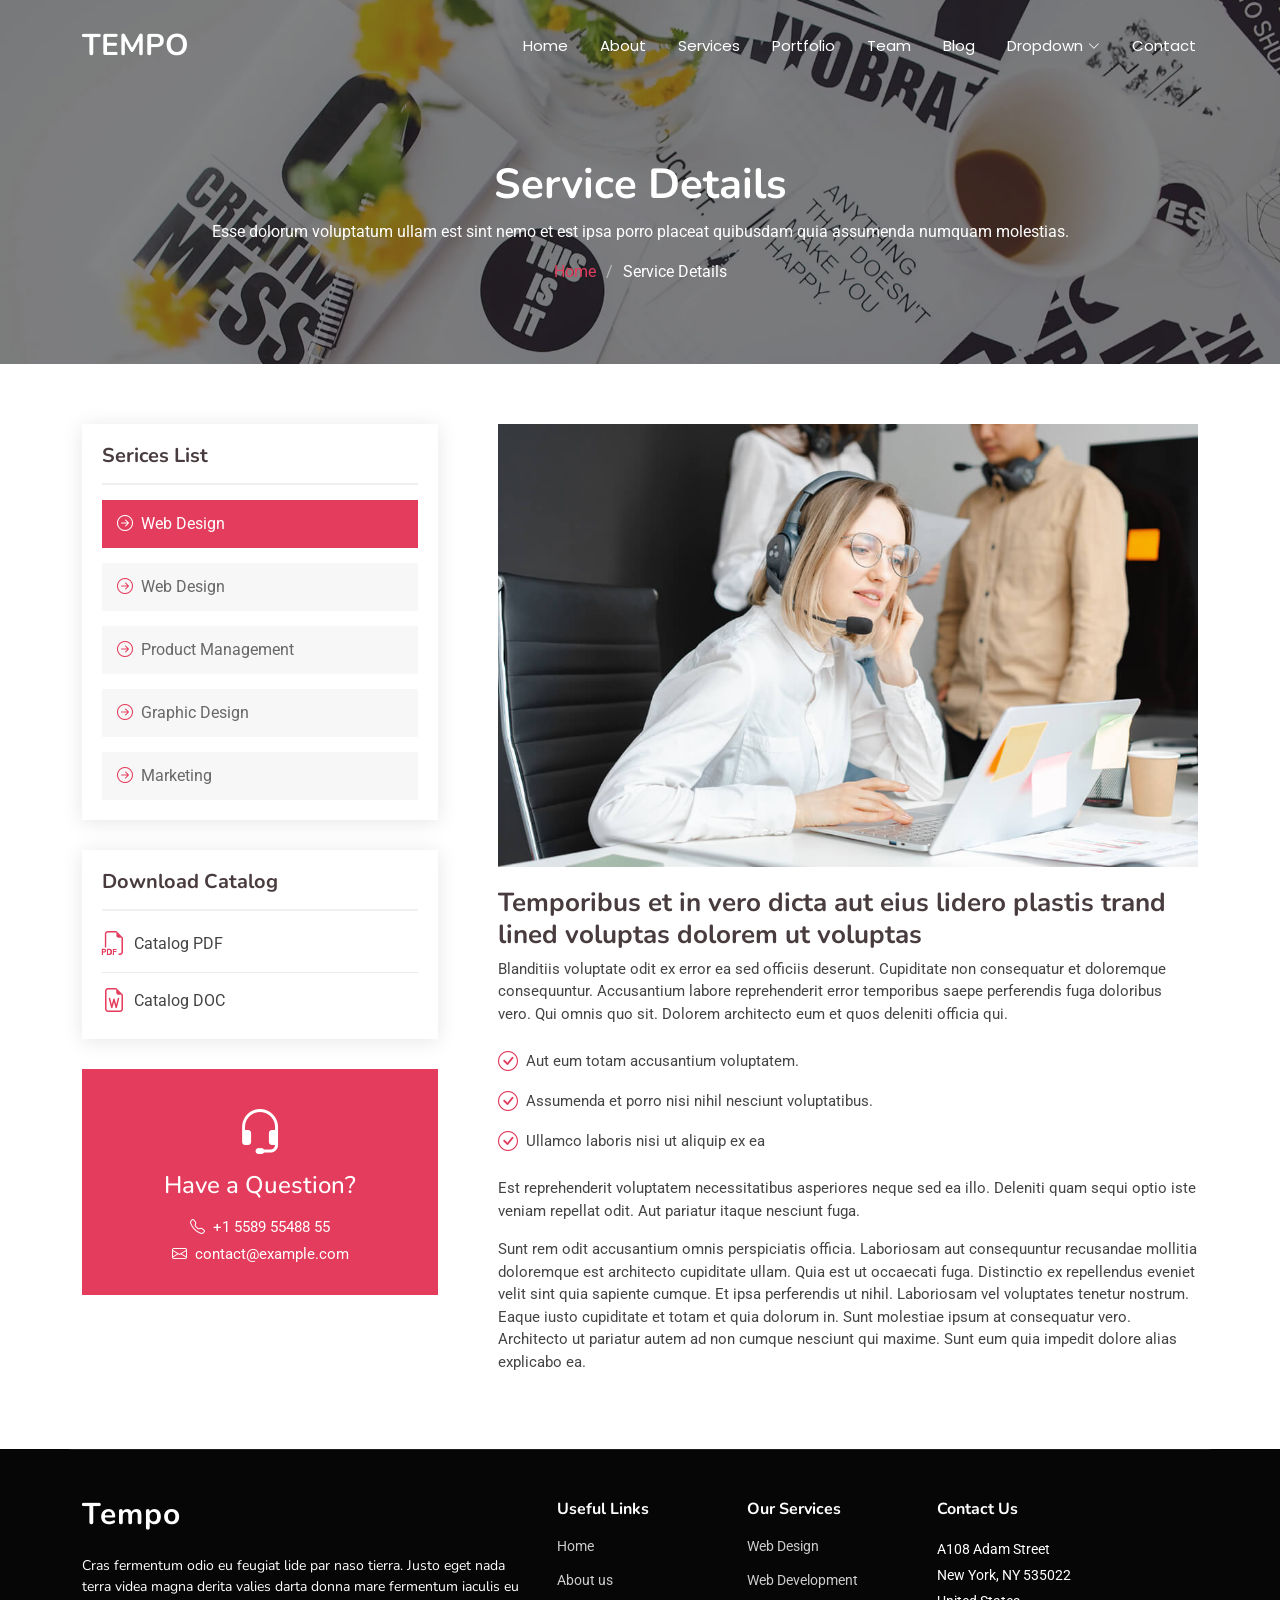
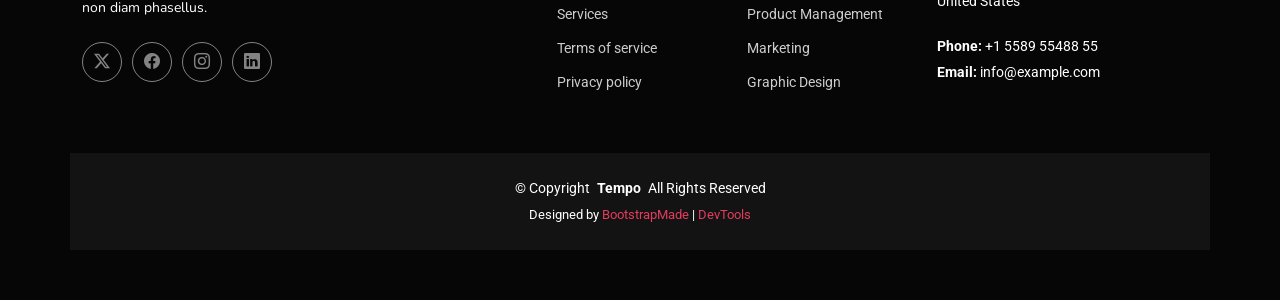
<file: service-details.html>
<!DOCTYPE html>
<html lang="en">

<head>
  <meta charset="utf-8">
  <meta content="width=device-width, initial-scale=1.0" name="viewport">
  <title>Service Details - Tempo Bootstrap Template</title>
  <meta name="description" content="">
  <meta name="keywords" content="">

  <!-- Favicons -->
  <link href="assets/img/favicon.png?v=4" rel="icon">
  <link href="assets/img/apple-touch-icon.png?v=4" rel="apple-touch-icon">

  <!-- Fonts -->
  <link href="https://fonts.googleapis.com" rel="preconnect">
  <link href="https://fonts.gstatic.com" rel="preconnect" crossorigin>
  <link href="https://fonts.googleapis.com/css2?family=Roboto:ital,wght@0,100;0,300;0,400;0,500;0,700;0,900;1,100;1,300;1,400;1,500;1,700;1,900&family=Poppins:ital,wght@0,100;0,200;0,300;0,400;0,500;0,600;0,700;0,800;0,900;1,100;1,200;1,300;1,400;1,500;1,600;1,700;1,800;1,900&family=Nunito:ital,wght@0,200;0,300;0,400;0,500;0,600;0,700;0,800;0,900;1,200;1,300;1,400;1,500;1,600;1,700;1,800;1,900&display=swap" rel="stylesheet">

  <!-- Vendor CSS Files -->
  <link href="assets/vendor/bootstrap/css/bootstrap.min.css" rel="stylesheet">
  <link href="assets/vendor/bootstrap-icons/bootstrap-icons.css" rel="stylesheet">
  <link href="assets/vendor/aos/aos.css" rel="stylesheet">
  <link href="assets/vendor/glightbox/css/glightbox.min.css" rel="stylesheet">
  <link href="assets/vendor/swiper/swiper-bundle.min.css" rel="stylesheet">

  <!-- Main CSS File -->
  <link href="assets/css/main.css" rel="stylesheet">

  <!-- =======================================================
  * Template Name: Tempo
  * Template URL: https://bootstrapmade.com/tempo-free-onepage-bootstrap-theme/
  * Updated: Aug 07 2024 with Bootstrap v5.3.3
  * Author: BootstrapMade.com
  * License: https://bootstrapmade.com/license/
  ======================================================== -->
</head>

<body class="service-details-page">

  <header id="header" class="header d-flex align-items-center fixed-top">
    <div class="container-fluid container-xl position-relative d-flex align-items-center justify-content-between">

      <a href="index.html" class="logo d-flex align-items-center">
        <!-- Uncomment the line below if you also wish to use an image logo -->
        <!-- <img src="assets/img/logo.png" alt=""> -->
        <h1 class="sitename">Tempo</h1>
      </a>

      <nav id="navmenu" class="navmenu">
        <ul>
          <li><a href="#hero">Home</a></li>
          <li><a href="#about">About</a></li>
          <li><a href="#services">Services</a></li>
          <li><a href="#portfolio">Portfolio</a></li>
          <li><a href="#team">Team</a></li>
          <li><a href="blog.html">Blog</a></li>
          <li class="dropdown"><a href="#"><span>Dropdown</span> <i class="bi bi-chevron-down toggle-dropdown"></i></a>
            <ul>
              <li><a href="#">Dropdown 1</a></li>
              <li class="dropdown"><a href="#"><span>Deep Dropdown</span> <i class="bi bi-chevron-down toggle-dropdown"></i></a>
                <ul>
                  <li><a href="#">Deep Dropdown 1</a></li>
                  <li><a href="#">Deep Dropdown 2</a></li>
                  <li><a href="#">Deep Dropdown 3</a></li>
                  <li><a href="#">Deep Dropdown 4</a></li>
                  <li><a href="#">Deep Dropdown 5</a></li>
                </ul>
              </li>
              <li><a href="#">Dropdown 2</a></li>
              <li><a href="#">Dropdown 3</a></li>
              <li><a href="#">Dropdown 4</a></li>
            </ul>
          </li>
          <li><a href="#contact">Contact</a></li>
        </ul>
        <i class="mobile-nav-toggle d-xl-none bi bi-list"></i>
      </nav>

    </div>
  </header>

  <main class="main">

    <!-- Page Title -->
    <div class="page-title dark-background" style="background-image: url(assets/img/page-title-bg.webp);">
      <div class="container position-relative">
        <h1>Service Details</h1>
        <p>Esse dolorum voluptatum ullam est sint nemo et est ipsa porro placeat quibusdam quia assumenda numquam molestias.</p>
        <nav class="breadcrumbs">
          <ol>
            <li><a href="index.html">Home</a></li>
            <li class="current">Service Details</li>
          </ol>
        </nav>
      </div>
    </div><!-- End Page Title -->

    <!-- Service Details Section -->
    <section id="service-details" class="service-details section">

      <div class="container">

        <div class="row gy-5">

          <div class="col-lg-4" data-aos="fade-up" data-aos-delay="100">

            <div class="service-box">
              <h4>Serices List</h4>
              <div class="services-list">
                <a href="#" class="active"><i class="bi bi-arrow-right-circle"></i><span>Web Design</span></a>
                <a href="#"><i class="bi bi-arrow-right-circle"></i><span>Web Design</span></a>
                <a href="#"><i class="bi bi-arrow-right-circle"></i><span>Product Management</span></a>
                <a href="#"><i class="bi bi-arrow-right-circle"></i><span>Graphic Design</span></a>
                <a href="#"><i class="bi bi-arrow-right-circle"></i><span>Marketing</span></a>
              </div>
            </div><!-- End Services List -->

            <div class="service-box">
              <h4>Download Catalog</h4>
              <div class="download-catalog">
                <a href="#"><i class="bi bi-filetype-pdf"></i><span>Catalog PDF</span></a>
                <a href="#"><i class="bi bi-file-earmark-word"></i><span>Catalog DOC</span></a>
              </div>
            </div><!-- End Services List -->

            <div class="help-box d-flex flex-column justify-content-center align-items-center">
              <i class="bi bi-headset help-icon"></i>
              <h4>Have a Question?</h4>
              <p class="d-flex align-items-center mt-2 mb-0"><i class="bi bi-telephone me-2"></i> <span>+1 5589 55488 55</span></p>
              <p class="d-flex align-items-center mt-1 mb-0"><i class="bi bi-envelope me-2"></i> <a href="mailto:contact@example.com">contact@example.com</a></p>
            </div>

          </div>

          <div class="col-lg-8 ps-lg-5" data-aos="fade-up" data-aos-delay="200">
            <img src="assets/img/services.jpg" alt="" class="img-fluid services-img">
            <h3>Temporibus et in vero dicta aut eius lidero plastis trand lined voluptas dolorem ut voluptas</h3>
            <p>
              Blanditiis voluptate odit ex error ea sed officiis deserunt. Cupiditate non consequatur et doloremque consequuntur. Accusantium labore reprehenderit error temporibus saepe perferendis fuga doloribus vero. Qui omnis quo sit. Dolorem architecto eum et quos deleniti officia qui.
            </p>
            <ul>
              <li><i class="bi bi-check-circle"></i> <span>Aut eum totam accusantium voluptatem.</span></li>
              <li><i class="bi bi-check-circle"></i> <span>Assumenda et porro nisi nihil nesciunt voluptatibus.</span></li>
              <li><i class="bi bi-check-circle"></i> <span>Ullamco laboris nisi ut aliquip ex ea</span></li>
            </ul>
            <p>
              Est reprehenderit voluptatem necessitatibus asperiores neque sed ea illo. Deleniti quam sequi optio iste veniam repellat odit. Aut pariatur itaque nesciunt fuga.
            </p>
            <p>
              Sunt rem odit accusantium omnis perspiciatis officia. Laboriosam aut consequuntur recusandae mollitia doloremque est architecto cupiditate ullam. Quia est ut occaecati fuga. Distinctio ex repellendus eveniet velit sint quia sapiente cumque. Et ipsa perferendis ut nihil. Laboriosam vel voluptates tenetur nostrum. Eaque iusto cupiditate et totam et quia dolorum in. Sunt molestiae ipsum at consequatur vero. Architecto ut pariatur autem ad non cumque nesciunt qui maxime. Sunt eum quia impedit dolore alias explicabo ea.
            </p>
          </div>

        </div>

      </div>

    </section><!-- /Service Details Section -->

  </main>

  <footer id="footer" class="footer dark-background">

    <div class="container footer-top">
      <div class="row gy-4">
        <div class="col-lg-5 col-md-12 footer-about">
          <a href="index.html" class="logo d-flex align-items-center">
            <span class="sitename">Tempo</span>
          </a>
          <p>Cras fermentum odio eu feugiat lide par naso tierra. Justo eget nada terra videa magna derita valies darta donna mare fermentum iaculis eu non diam phasellus.</p>
          <div class="social-links d-flex mt-4">
            <a href=""><i class="bi bi-twitter-x"></i></a>
            <a href=""><i class="bi bi-facebook"></i></a>
            <a href=""><i class="bi bi-instagram"></i></a>
            <a href=""><i class="bi bi-linkedin"></i></a>
          </div>
        </div>

        <div class="col-lg-2 col-6 footer-links">
          <h4>Useful Links</h4>
          <ul>
            <li><a href="#">Home</a></li>
            <li><a href="#">About us</a></li>
            <li><a href="#">Services</a></li>
            <li><a href="#">Terms of service</a></li>
            <li><a href="#">Privacy policy</a></li>
          </ul>
        </div>

        <div class="col-lg-2 col-6 footer-links">
          <h4>Our Services</h4>
          <ul>
            <li><a href="#">Web Design</a></li>
            <li><a href="#">Web Development</a></li>
            <li><a href="#">Product Management</a></li>
            <li><a href="#">Marketing</a></li>
            <li><a href="#">Graphic Design</a></li>
          </ul>
        </div>

        <div class="col-lg-3 col-md-12 footer-contact text-center text-md-start">
          <h4>Contact Us</h4>
          <p>A108 Adam Street</p>
          <p>New York, NY 535022</p>
          <p>United States</p>
          <p class="mt-4"><strong>Phone:</strong> <span>+1 5589 55488 55</span></p>
          <p><strong>Email:</strong> <span>info@example.com</span></p>
        </div>

      </div>
    </div>

    <div class="container copyright text-center mt-4">
      <p>© <span>Copyright</span> <strong class="px-1 sitename">Tempo</strong> <span>All Rights Reserved</span></p>
      <div class="credits">
        <!-- All the links in the footer should remain intact. -->
        <!-- You can delete the links only if you've purchased the pro version. -->
        <!-- Licensing information: https://bootstrapmade.com/license/ -->
        <!-- Purchase the pro version with working PHP/AJAX contact form: [buy-url] -->
        Designed by <a href="https://bootstrapmade.com/">BootstrapMade</a> | <a href="https://bootstrapmade.com/tools/">DevTools</a>
      </div>
    </div>

  </footer>

  <!-- Scroll Top -->
  <a href="#" id="scroll-top" class="scroll-top d-flex align-items-center justify-content-center"><i class="bi bi-arrow-up-short"></i></a>

  <!-- Preloader -->
  <div id="preloader"></div>

  <!-- Vendor JS Files -->
  <script src="assets/vendor/bootstrap/js/bootstrap.bundle.min.js"></script>
  <script src="assets/vendor/php-email-form/validate.js"></script>
  <script src="assets/vendor/aos/aos.js"></script>
  <script src="assets/vendor/glightbox/js/glightbox.min.js"></script>
  <script src="assets/vendor/imagesloaded/imagesloaded.pkgd.min.js"></script>
  <script src="assets/vendor/isotope-layout/isotope.pkgd.min.js"></script>
  <script src="assets/vendor/swiper/swiper-bundle.min.js"></script>

  <!-- Main JS File -->
  <script src="assets/js/main.js"></script>

</body>

</html>
</file>
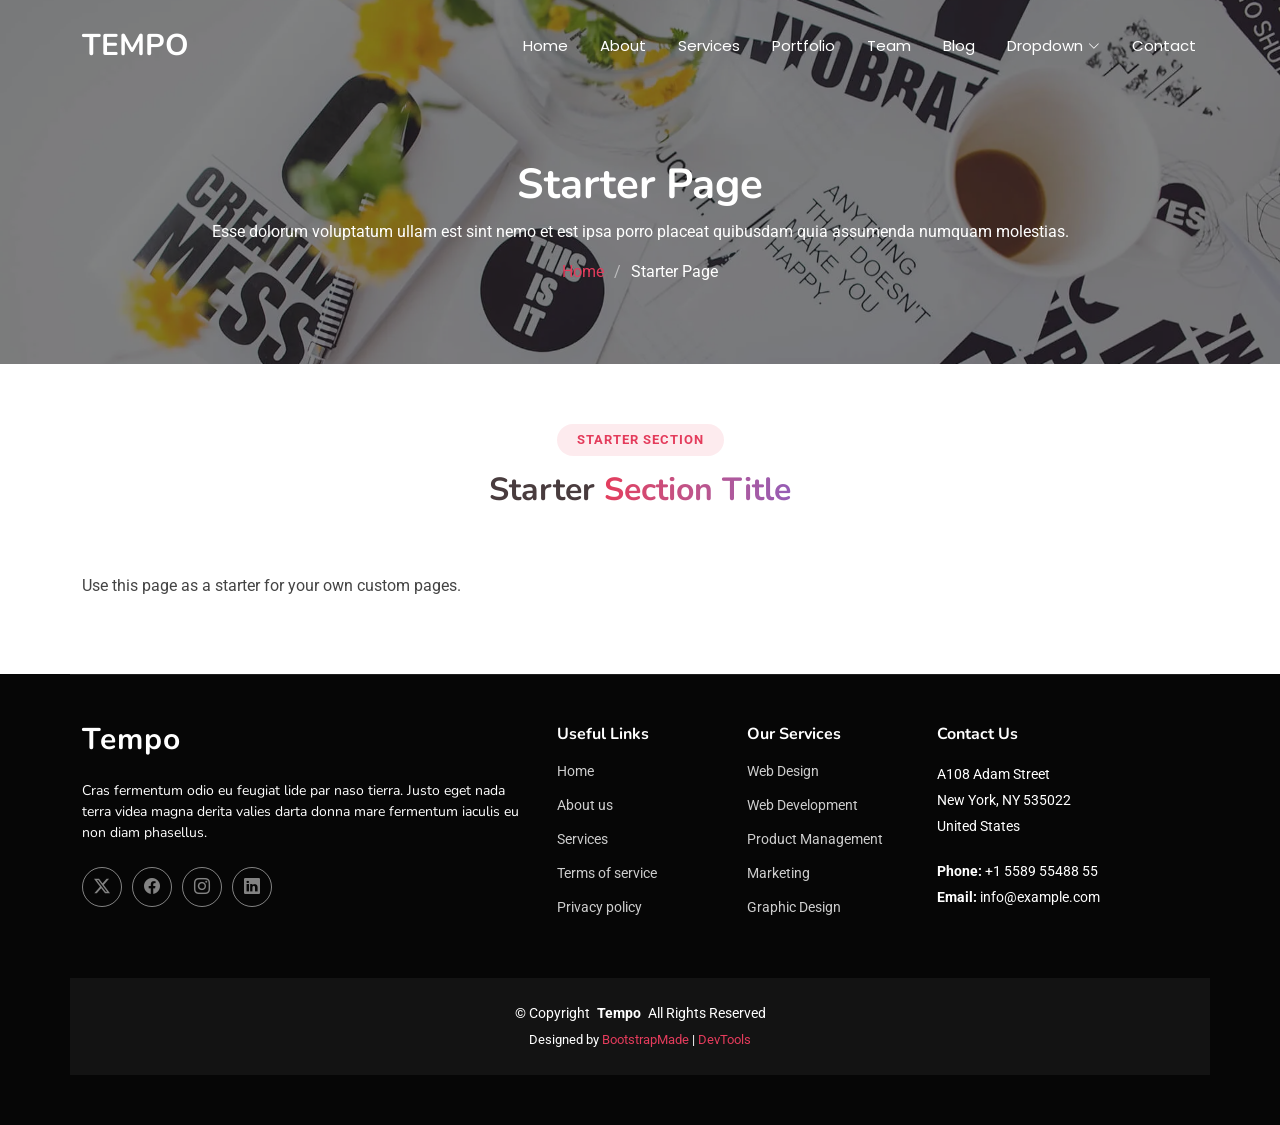
<file: starter-page.html>
<!DOCTYPE html>
<html lang="en">

<head>
  <meta charset="utf-8">
  <meta content="width=device-width, initial-scale=1.0" name="viewport">
  <title>Starter Page - Tempo Bootstrap Template</title>
  <meta name="description" content="">
  <meta name="keywords" content="">

  <!-- Favicons -->
  <link href="assets/img/favicon.png?v=4" rel="icon">
  <link href="assets/img/apple-touch-icon.png?v=4" rel="apple-touch-icon">

  <!-- Fonts -->
  <link href="https://fonts.googleapis.com" rel="preconnect">
  <link href="https://fonts.gstatic.com" rel="preconnect" crossorigin>
  <link href="https://fonts.googleapis.com/css2?family=Roboto:ital,wght@0,100;0,300;0,400;0,500;0,700;0,900;1,100;1,300;1,400;1,500;1,700;1,900&family=Poppins:ital,wght@0,100;0,200;0,300;0,400;0,500;0,600;0,700;0,800;0,900;1,100;1,200;1,300;1,400;1,500;1,600;1,700;1,800;1,900&family=Nunito:ital,wght@0,200;0,300;0,400;0,500;0,600;0,700;0,800;0,900;1,200;1,300;1,400;1,500;1,600;1,700;1,800;1,900&display=swap" rel="stylesheet">

  <!-- Vendor CSS Files -->
  <link href="assets/vendor/bootstrap/css/bootstrap.min.css" rel="stylesheet">
  <link href="assets/vendor/bootstrap-icons/bootstrap-icons.css" rel="stylesheet">
  <link href="assets/vendor/aos/aos.css" rel="stylesheet">
  <link href="assets/vendor/glightbox/css/glightbox.min.css" rel="stylesheet">
  <link href="assets/vendor/swiper/swiper-bundle.min.css" rel="stylesheet">

  <!-- Main CSS File -->
  <link href="assets/css/main.css" rel="stylesheet">

  <!-- =======================================================
  * Template Name: Tempo
  * Template URL: https://bootstrapmade.com/tempo-free-onepage-bootstrap-theme/
  * Updated: Aug 07 2024 with Bootstrap v5.3.3
  * Author: BootstrapMade.com
  * License: https://bootstrapmade.com/license/
  ======================================================== -->
</head>

<body class="starter-page-page">

  <header id="header" class="header d-flex align-items-center fixed-top">
    <div class="container-fluid container-xl position-relative d-flex align-items-center justify-content-between">

      <a href="index.html" class="logo d-flex align-items-center">
        <!-- Uncomment the line below if you also wish to use an image logo -->
        <!-- <img src="assets/img/logo.png" alt=""> -->
        <h1 class="sitename">Tempo</h1>
      </a>

      <nav id="navmenu" class="navmenu">
        <ul>
          <li><a href="#hero">Home</a></li>
          <li><a href="#about">About</a></li>
          <li><a href="#services">Services</a></li>
          <li><a href="#portfolio">Portfolio</a></li>
          <li><a href="#team">Team</a></li>
          <li><a href="blog.html">Blog</a></li>
          <li class="dropdown"><a href="#"><span>Dropdown</span> <i class="bi bi-chevron-down toggle-dropdown"></i></a>
            <ul>
              <li><a href="#">Dropdown 1</a></li>
              <li class="dropdown"><a href="#"><span>Deep Dropdown</span> <i class="bi bi-chevron-down toggle-dropdown"></i></a>
                <ul>
                  <li><a href="#">Deep Dropdown 1</a></li>
                  <li><a href="#">Deep Dropdown 2</a></li>
                  <li><a href="#">Deep Dropdown 3</a></li>
                  <li><a href="#">Deep Dropdown 4</a></li>
                  <li><a href="#">Deep Dropdown 5</a></li>
                </ul>
              </li>
              <li><a href="#">Dropdown 2</a></li>
              <li><a href="#">Dropdown 3</a></li>
              <li><a href="#">Dropdown 4</a></li>
            </ul>
          </li>
          <li><a href="#contact">Contact</a></li>
        </ul>
        <i class="mobile-nav-toggle d-xl-none bi bi-list"></i>
      </nav>

    </div>
  </header>

  <main class="main">

    <!-- Page Title -->
    <div class="page-title dark-background" style="background-image: url(assets/img/page-title-bg.webp);">
      <div class="container position-relative">
        <h1>Starter Page</h1>
        <p>Esse dolorum voluptatum ullam est sint nemo et est ipsa porro placeat quibusdam quia assumenda numquam molestias.</p>
        <nav class="breadcrumbs">
          <ol>
            <li><a href="index.html">Home</a></li>
            <li class="current">Starter Page</li>
          </ol>
        </nav>
      </div>
    </div><!-- End Page Title -->

    <!-- Starter Section Section -->
    <section id="starter-section" class="starter-section section">

      <!-- Section Title -->
      <div class="container section-title" data-aos="fade-up">
        <h2>Starter Section</h2>
        <p><span>Starter</span> <span class="description-title">Section Title<br></span></p>
      </div><!-- End Section Title -->

      <div class="container" data-aos="fade-up">
        <p>Use this page as a starter for your own custom pages.</p>
      </div>

    </section><!-- /Starter Section Section -->

  </main>

  <footer id="footer" class="footer dark-background">

    <div class="container footer-top">
      <div class="row gy-4">
        <div class="col-lg-5 col-md-12 footer-about">
          <a href="index.html" class="logo d-flex align-items-center">
            <span class="sitename">Tempo</span>
          </a>
          <p>Cras fermentum odio eu feugiat lide par naso tierra. Justo eget nada terra videa magna derita valies darta donna mare fermentum iaculis eu non diam phasellus.</p>
          <div class="social-links d-flex mt-4">
            <a href=""><i class="bi bi-twitter-x"></i></a>
            <a href=""><i class="bi bi-facebook"></i></a>
            <a href=""><i class="bi bi-instagram"></i></a>
            <a href=""><i class="bi bi-linkedin"></i></a>
          </div>
        </div>

        <div class="col-lg-2 col-6 footer-links">
          <h4>Useful Links</h4>
          <ul>
            <li><a href="#">Home</a></li>
            <li><a href="#">About us</a></li>
            <li><a href="#">Services</a></li>
            <li><a href="#">Terms of service</a></li>
            <li><a href="#">Privacy policy</a></li>
          </ul>
        </div>

        <div class="col-lg-2 col-6 footer-links">
          <h4>Our Services</h4>
          <ul>
            <li><a href="#">Web Design</a></li>
            <li><a href="#">Web Development</a></li>
            <li><a href="#">Product Management</a></li>
            <li><a href="#">Marketing</a></li>
            <li><a href="#">Graphic Design</a></li>
          </ul>
        </div>

        <div class="col-lg-3 col-md-12 footer-contact text-center text-md-start">
          <h4>Contact Us</h4>
          <p>A108 Adam Street</p>
          <p>New York, NY 535022</p>
          <p>United States</p>
          <p class="mt-4"><strong>Phone:</strong> <span>+1 5589 55488 55</span></p>
          <p><strong>Email:</strong> <span>info@example.com</span></p>
        </div>

      </div>
    </div>

    <div class="container copyright text-center mt-4">
      <p>© <span>Copyright</span> <strong class="px-1 sitename">Tempo</strong> <span>All Rights Reserved</span></p>
      <div class="credits">
        <!-- All the links in the footer should remain intact. -->
        <!-- You can delete the links only if you've purchased the pro version. -->
        <!-- Licensing information: https://bootstrapmade.com/license/ -->
        <!-- Purchase the pro version with working PHP/AJAX contact form: [buy-url] -->
        Designed by <a href="https://bootstrapmade.com/">BootstrapMade</a> | <a href="https://bootstrapmade.com/tools/">DevTools</a>
      </div>
    </div>

  </footer>

  <!-- Scroll Top -->
  <a href="#" id="scroll-top" class="scroll-top d-flex align-items-center justify-content-center"><i class="bi bi-arrow-up-short"></i></a>

  <!-- Preloader -->
  <div id="preloader"></div>

  <!-- Vendor JS Files -->
  <script src="assets/vendor/bootstrap/js/bootstrap.bundle.min.js"></script>
  <script src="assets/vendor/php-email-form/validate.js"></script>
  <script src="assets/vendor/aos/aos.js"></script>
  <script src="assets/vendor/glightbox/js/glightbox.min.js"></script>
  <script src="assets/vendor/imagesloaded/imagesloaded.pkgd.min.js"></script>
  <script src="assets/vendor/isotope-layout/isotope.pkgd.min.js"></script>
  <script src="assets/vendor/swiper/swiper-bundle.min.js"></script>

  <!-- Main JS File -->
  <script src="assets/js/main.js"></script>

</body>

</html>
</file>
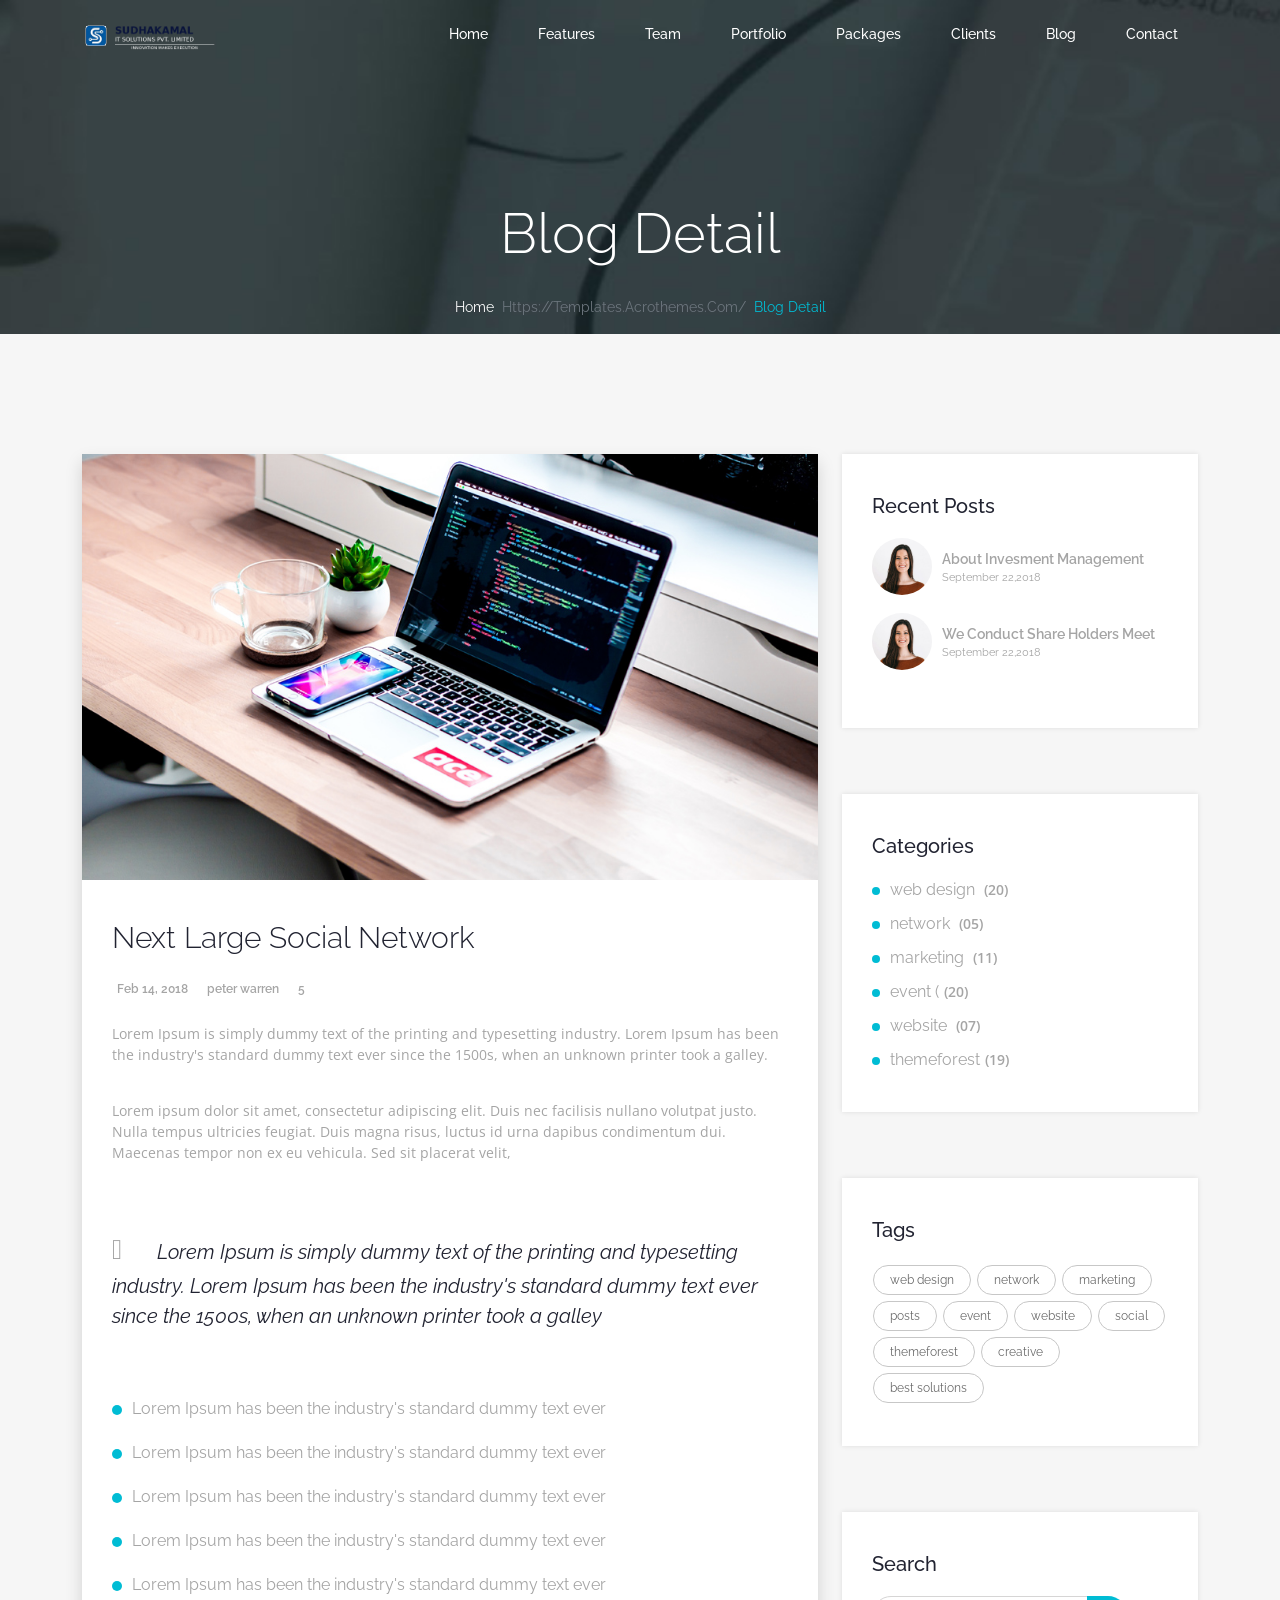
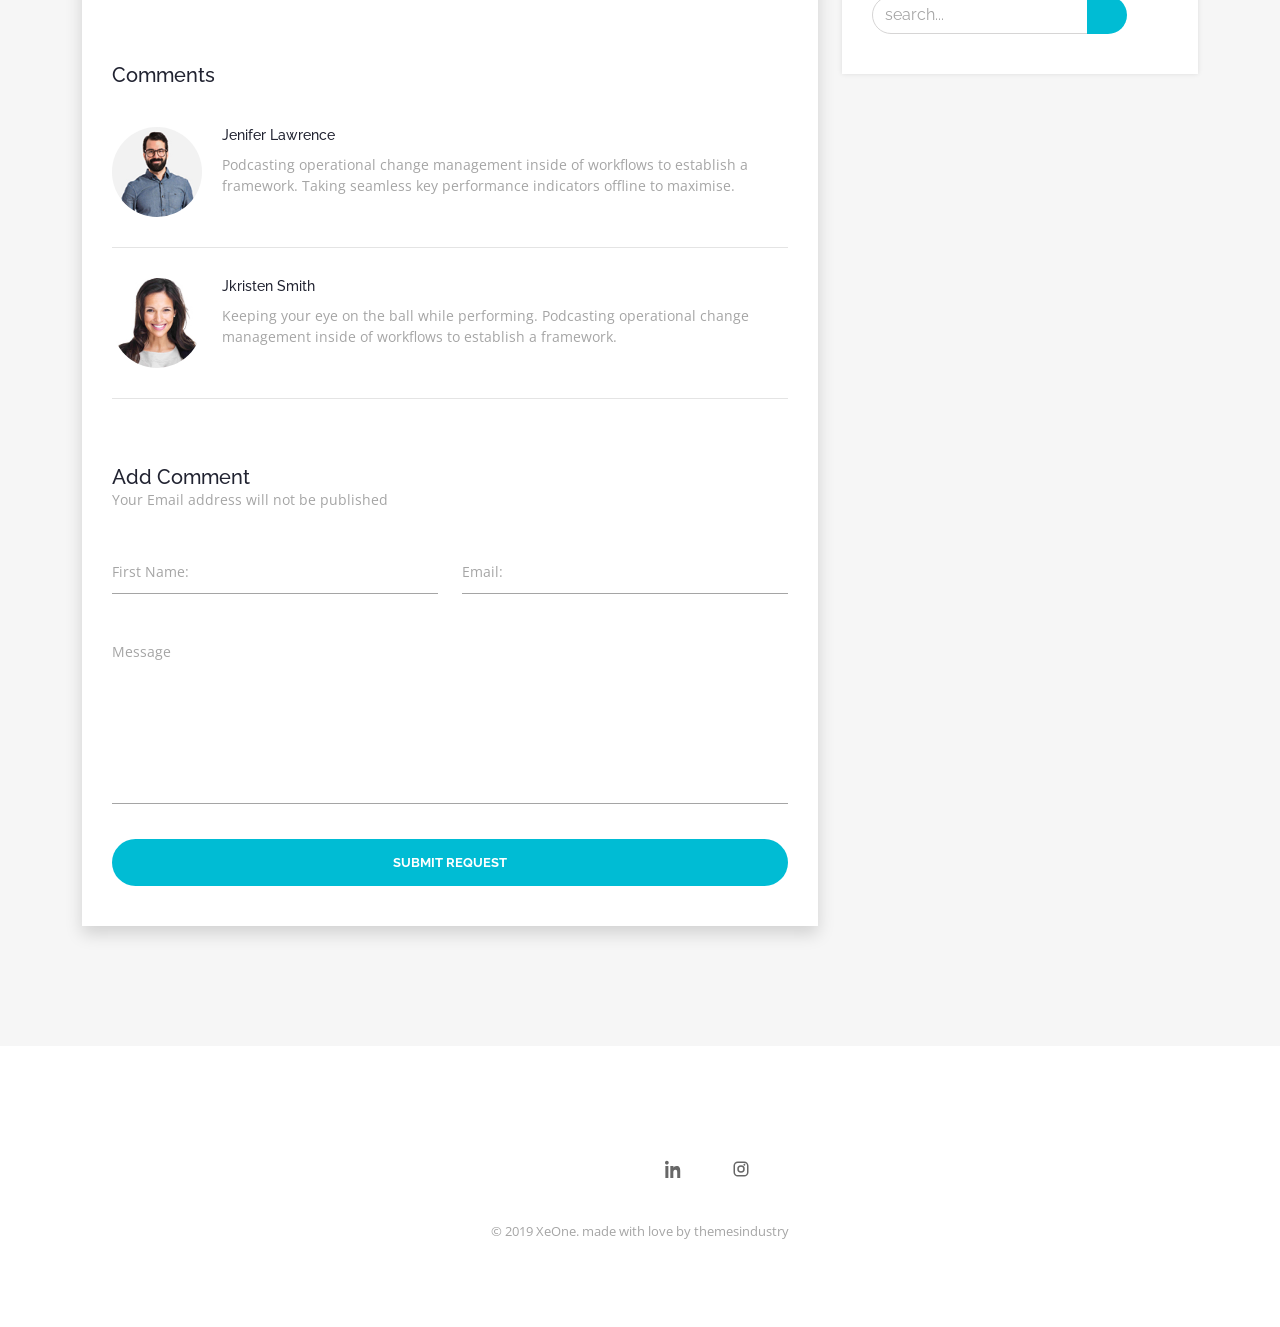
<file: Downloads/sudhakamal_updated_/blog-detail.html>
<!DOCTYPE html>
<html lang="en">

<!-- Mirrored from templates.acrothemes.com/xeone/blog-detail.html by HTTrack Website Copier/3.x [XR&CO'2014], Thu, 23 Apr 2026 14:22:39 GMT -->
<!-- Added by HTTrack --><meta http-equiv="content-type" content="text/html;charset=utf-8" /><!-- /Added by HTTrack -->
<head>
<!-- Required meta tags -->
<meta charset="utf-8">
<meta name="viewport" content="width=device-width, initial-scale=1, shrink-to-fit=no">
<title>XeOne | Blog</title>
<link href="images/favicon.png" rel="icon">
<link rel="stylesheet" href="css/plugins.css">
<link rel="stylesheet" href="css/style.css">
</head>
<body data-bs-spy="scroll" data-bs-target=".navbar-nav">

<!--PreLoader-->
<div class="loader">
   <div class="loader-inner">
      <div class="loader-blocks">
         <span class="block-1"></span>
         <span class="block-2"></span>
         <span class="block-3"></span>
         <span class="block-4"></span>
         <span class="block-5"></span>
         <span class="block-6"></span>
         <span class="block-7"></span>
         <span class="block-8"></span>
         <span class="block-9"></span>
         <span class="block-10"></span>
         <span class="block-11"></span>
         <span class="block-12"></span>
         <span class="block-13"></span>
         <span class="block-14"></span>
         <span class="block-15"></span>
         <span class="block-16"></span>
      </div>
   </div>
</div>
<!--PreLoader Ends-->


<!-- header -->
<header class="site-header">
   <nav class="navbar navbar-expand-lg transparent-bg static-nav">
      <div class="container">
         <a class="navbar-brand" href="index.html">
         <img src="images/logo-transparent.png" alt="logo">
         </a>
         <button class="navbar-toggler navbar-toggler-right collapsed" type="button" data-bs-toggle="collapse" data-bs-target="#xenav">
            <span> </span>
            <span> </span>
            <span> </span>
         </button>
         <div class="collapse navbar-collapse" id="xenav">
            <ul class="navbar-nav ms-auto">
               <li class="nav-item active">
                  <a class="nav-link" href="index.html#banner-main" data-text="Home">Home</a>
               </li>
               <li class="nav-item">
                  <a class="nav-link" href="index.html#our-process" data-text="Features">Features</a>
               </li>
               <li class="nav-item">
                  <a class="nav-link" href="index.html#our-team" data-text="Team">Team</a>
               </li>
               <li class="nav-item">
                  <a class="nav-link" href="index.html#portfolio_top" data-text="Portfolio">Portfolio</a>
               </li>
               <li class="nav-item">
                  <a class="nav-link" href="index.html#our-pricings" data-text="Packages">Packages</a>
               </li>
               <li class="nav-item">
                  <a class="nav-link" href="index.html#our-testimonial" data-text="Clients">Clients</a>
               </li>
               <li class="nav-item">
                  <a class="nav-link" href="index.html#our-blog" data-text="Blog">Blog</a>
               </li>
               <li class="nav-item">
                  <a class="nav-link" href="index.html#contactus" data-text="contact">contact</a>
               </li>
            </ul>
         </div>
      </div>

      <!--side menu open button-->
      <a href="javascript:void(0)" class="d-none d-lg-inline-block sidemenu_btn" id="sidemenu_toggle">
          <span></span> <span></span> <span></span>
       </a>
   </nav>

   <!-- side menu -->
   <div class="side-menu">
      <div class="inner-wrapper">
         <span class="btn-close" id="btn_sideNavClose"><i></i><i></i></span>
         <nav class="side-nav">
            <ul class="navbar-nav w-100">
               <li class="nav-item active">
                  <a class="nav-link" href="index.html#banner-main">Home</a>
               </li>
               <li class="nav-item">
                  <a class="nav-link" href="index.html#our-process">Features</a>
               </li>
               <li class="nav-item">
                  <a class="nav-link" href="index.html#our-team">Team</a>
               </li>
               <li class="nav-item">
                  <a class="nav-link" href="index.html#portfolio_top">Portfolio</a>
               </li>
               <li class="nav-item">
                  <a class="nav-link" href="index.html#our-pricings">Packages</a>
               </li>
               <li class="nav-item">
                  <a class="nav-link" href="#our-testimonial">Clients</a>
               </li>
               <li class="nav-item">
                  <a class="nav-link" href="index.html#our-blog">Blog</a>
               </li>
               <li class="nav-item">
                  <a class="nav-link" href="index.html#contactus">contact</a>
               </li>
            </ul>
         </nav>

         <div class="side-footer w-100">
            <ul class="social-icons-simple white top40">
            <li><a href="javascript:void(0)"><i class="fa fa-facebook"></i> </a> </li>
            <li><a href="javascript:void(0)"><svg xmlns="http://www.w3.org/2000/svg" width="18" height="18" viewBox="0 0 24 24" fill="currentColor"><path d="M7.75 2C4.57 2 2 4.57 2 7.75v8.5C2 19.43 4.57 22 7.75 22h8.5C19.43 22 22 19.43 22 16.25v-8.5C22 4.57 19.43 2 16.25 2h-8.5zm0 2h8.5A3.75 3.75 0 0 1 20 7.75v8.5A3.75 3.75 0 0 1 16.25 20h-8.5A3.75 3.75 0 0 1 4 16.25v-8.5A3.75 3.75 0 0 1 7.75 4zm8.75 1a1.25 1.25 0 1 0 0 2.5 1.25 1.25 0 0 0 0-2.5zM12 7a5 5 0 1 0 0 10 5 5 0 0 0 0-10zm0 2a3 3 0 1 1 0 6 3 3 0 0 1 0-6z"/></svg> </a> </li>
            <li><a href="javascript:void(0)"><i class="fa fa-twitter"></i> </a> </li>
         </ul>
         <p class="whitecolor">&copy; 2018 XeOne. Made With Love by themesindustry</p>
         </div>
      </div>
   </div>
   <a id="close_side_menu" href="javascript:void(0);"></a>
   <!-- End side menu -->
</header>
<!-- header -->

<!--page Header-->
<section class="page-header parallaxie padding_top">
   <div class="container">
      <div class="row">
         <div class="col-sm-12">
            <div class="page-titles text-center">
               <h2 class="whitecolor font-light bottom30">Blog Detail</h2>
               <ul class="breadcrumb justify-content-center">
                 <li class="breadcrumb-item"><a href="index.html">Home</a></li>
                 <li class="breadcrumb-item active" aria-current="page">Blog Detail</li>
               </ul>
            </div>
         </div>
      </div>
   </div>
</section>
<!--page Header ends--> 

<!-- Our Blogs -->  
<section id="our-blog" class="padding bglight">
   <div class="container">
      <div class="row">
         <div class="col-md-8">
            <div class="news_item shadow">
               <div class="image">
                  <img src="images/blog-measonry1.jpg" alt="Latest News" class="img-responsive">
               </div>
               <div class="news_desc text-start">
                  <h3 class="text-capitalize font-light darkcolor"><a href="blog-detail.html">Next Large Social Network</a></h3>
                  <ul class="meta-tags top20 bottom20">
                     <li><a href="#."><i class="fa fa-calendar"></i>Feb 14, 2018</a></li>
                     <li><a href="#."> <i class="fa fa-user-o"></i> peter warren</a></li>
                     <li><a href="#."><i class="icon-comment"></i>5</a></li>
                  </ul>
                  <p class="bottom35">Lorem Ipsum is simply dummy text of the printing and typesetting industry. Lorem Ipsum has been the industry's standard dummy text ever since the 1500s, when an unknown printer took a galley.</p>
                  <p class="heading_space">Lorem ipsum dolor sit amet, consectetur adipiscing elit. Duis nec facilisis nullano volutpat justo. Nulla tempus ultricies feugiat. Duis magna risus, luctus id urna dapibus condimentum dui. Maecenas tempor non ex eu vehicula. Sed sit placerat velit,</p>
                  <blockquote class="blockquote darkcolor heading_space">Lorem Ipsum is simply dummy text of the printing and typesetting industry. Lorem Ipsum has been the industry's standard dummy text ever since the 1500s, when an unknown printer took a galley</blockquote>
                  <ul class="rounded heading_space">
                     <li>Lorem Ipsum has been the industry's standard dummy text ever</li>
                     <li>Lorem Ipsum has been the industry's standard dummy text ever</li>
                     <li>Lorem Ipsum has been the industry's standard dummy text ever</li>
                     <li>Lorem Ipsum has been the industry's standard dummy text ever</li>
                     <li>Lorem Ipsum has been the industry's standard dummy text ever</li>
                  </ul>
                  <div class="profile-authors heading_space">
                     <h4 class="text-capitalize darkcolor bottom40">Comments</h4>
                     <div class="eny_profile bottom30">
                        <div class="profile_photo"><img src="images/testimonial-1.jpg" alt="Comments"> </div>
                        <div class="profile_text">
                           <h6 class="darkcolor"><a href="#.">Jenifer Lawrence</a></h6>
                           <p class="top10">Podcasting operational change management inside of workflows to establish a framework. Taking seamless key performance indicators offline to maximise.</p>
                        </div>
                     </div>
                     <div class="eny_profile">
                        <div class="profile_photo"><img src="images/testimonial-2.jpg" alt="Comments"> </div>
                        <div class="profile_text">
                           <h6 class="darkcolor"><a href="#.">Jkristen Smith</a></h6>
                           <p class="top10">Keeping your eye on the ball while performing. Podcasting operational change management inside of workflows to establish a framework. </p>
                        </div>
                     </div>
                  </div>
                  <div class="post-comment">
                     <h4 class="text-capitalize darkcolor">Add Comment</h4>
                     <p class="bottom40">Your Email address will not be published</p>
                     <form class="getin_form" id="post-a-comment">
                        <div class="row">
                           <div class="col-md-6 col-sm-6">
                              <div class="form-group bottom35">
                                 <input class="form-control" type="text" placeholder="First Name:" required>
                              </div>
                           </div>
                           <div class="col-md-6 col-sm-6">
                              <div class="form-group bottom35">
                                 <input class="form-control" type="email" placeholder="Email:" required>
                              </div>
                           </div>
                           <div class="col-md-12 col-sm-12">
                              <div class="form-group bottom35">
                                 <textarea class="form-control" placeholder="Message"></textarea>
                              </div>
                           </div>
                           <div class="col-sm-12">
                              <button type="submit" class="button btnprimary">submit request</button>
                           </div>
                        </div>
                     </form>
                  </div>
               </div>
            </div>
         </div>
         <div class="col-md-4">
            <aside class="sidebar whitebox">
               <div class="widget heading_space">
                  <h4 class="text-capitalize darkcolor bottom20">Recent Posts</h4>
                  <div class="single_post bottom15">
                     <a href="#." class="post"><img src="images/team-3.jpg" alt="post image"></a>
                     <div class="text">
                        <a href="#.">About Invesment Management</a>
                        <span>September 22,2018</span>
                     </div>
                  </div>
                  <div class="single_post bottom15">
                     <a href="#." class="post"><img src="images/team-3.jpg" alt="post image"></a>
                     <div class="text">
                        <a href="#.">We Conduct Share Holders Meet</a>
                        <span>September 22,2018</span>
                     </div>
                  </div>
               </div>
               <div class="widget heading_space">
                  <h4 class="text-capitalize darkcolor bottom20">Categories</h4>
                  <ul class="webcats">
                     <li><a href="#.">web design <span>(20)</span></a></li>
                     <li><a href="#.">network <span>(05)</span></a></li>
                     <li><a href="#.">marketing <span>(11)</span></a></li>
                     <li><a href="#.">event (<span>(20)</span></a></li>
                     <li><a href="#.">website <span>(07)</span></a></li>
                     <li><a href="#.">themeforest<span>(19)</span></a></li>
                  </ul>
               </div>
               <div class="widget heading_space">
                  <h4 class="text-capitalize darkcolor bottom20">Tags</h4>
                  <ul class="webtags">
                     <li><a href="#.">web design</a></li>
                     <li><a href="#.">network</a></li>
                     <li><a href="#.">marketing</a></li>
                     <li><a href="#.">posts</a></li>
                     <li><a href="#.">event</a></li>
                     <li><a href="#.">website</a></li>
                     <li><a href="#.">social</a></li>
                     <li><a href="#.">themeforest</a></li>
                     <li><a href="#.">creative</a></li>
                     <li><a href="#.">best solutions</a></li>
                  </ul>
               </div>
               <div class="widget heading_space">
                  <h4 class="text-capitalize darkcolor bottom20">search</h4>
                  <form class="widget_search">
                     <div class="input-group">
                        <input type="search" class="form-control" placeholder="search..." required>
                        <button type="submit" class="input-group-addon"><i class="fa fa-search"></i> </button>
                     </div>
                  </form>
               </div>
            </aside>
         </div>
      </div>
   </div>
</section>
<!--Our Blogs Ends-->
                        
      
<!--Site Footer Here-->
<footer id="site-footer" class="padding_half">
   <div class="container">
      <div class="row">
         <div class="col-md-12 col-sm-12 text-center">
            <ul class="social-icons bottom25">
               <li><a href="javascript:void(0)"><i class="fa fa-facebook"></i> </a> </li>
               <li><a href="javascript:void(0)"><i class="fa fa-twitter"></i> </a> </li>
               <li><a href="javascript:void(0)"><i class="fa fa-google-plus"></i> </a> </li>
               <li><a href="javascript:void(0)"><svg xmlns="http://www.w3.org/2000/svg" width="18" height="18" viewBox="0 0 24 24" fill="currentColor"><path d="M4.98 3.5C4.98 4.88 3.86 6 2.48 6S0 4.88 0 3.5 1.12 1 2.48 1s2.5 1.12 2.5 2.5zM.5 8h4V24h-4V8zm7 0h3.8v2.2h.1c.5-1 1.8-2.2 3.9-2.2 4.2 0 5 2.8 5 6.4V24h-4v-7.1c0-1.7 0-3.9-2.4-3.9s-2.8 1.9-2.8 3.8V24h-4V8z"/></svg> </a> </li>
               <li><a href="javascript:void(0)"><svg xmlns="http://www.w3.org/2000/svg" width="18" height="18" viewBox="0 0 24 24" fill="currentColor"><path d="M7.75 2C4.57 2 2 4.57 2 7.75v8.5C2 19.43 4.57 22 7.75 22h8.5C19.43 22 22 19.43 22 16.25v-8.5C22 4.57 19.43 2 16.25 2h-8.5zm0 2h8.5A3.75 3.75 0 0 1 20 7.75v8.5A3.75 3.75 0 0 1 16.25 20h-8.5A3.75 3.75 0 0 1 4 16.25v-8.5A3.75 3.75 0 0 1 7.75 4zm8.75 1a1.25 1.25 0 1 0 0 2.5 1.25 1.25 0 0 0 0-2.5zM12 7a5 5 0 1 0 0 10 5 5 0 0 0 0-10zm0 2a3 3 0 1 1 0 6 3 3 0 0 1 0-6z"/></svg> </a> </li>
               <li><a href="javascript:void(0)"><i class="fa fa-envelope-o"></i> </a> </li>
            </ul>
             <p class="copyrights"> &copy; 2019 XeOne. made with love by <a href="http://www.themesindustry.com/" target="_blank">themesindustry</a> </p>
         </div>
      </div>
   </div>
</footer>
<!--Footer ends-->   



<!-- jQuery first, then Popper.js, then Bootstrap JS -->
<script src="js/bootstrap.min.js"></script>
<script src="js/jquery-3.6.0.min.js"></script>

<!--Bootstrap Core-->
<script src="js/popper.min.js"></script>


<!--to view items on reach-->
<script src="js/jquery.appear.js"></script>

<!--Equal-Heights-->
<script src="js/jquery.matchHeight-min.js"></script>

<!--Owl Slider-->
<script src="js/owl.carousel.min.js"></script>

<!--number counters-->
<script src="js/jquery-countTo.js"></script>
 
<!--Parallax Background-->
<script src="js/parallaxie.js"></script>
  
<!--Cubefolio Gallery-->
<script src="js/jquery.cubeportfolio.min.js"></script>

<!--FancyBox popup-->
<script src="js/jquery.fancybox.min.js"></script>          

<!-- Video Background-->
<script src="js/jquery.background-video.js"></script>
<script src="js/jquery.mb.vimeo_player.js"></script>

<!--TypeWriter-->
<script src="js/typewriter.js"></script> 
      
<!--Particles-->
<script src="js/particles.min.js"></script>            
  
<!--WOw animations-->
<script src="js/wow.min.js"></script>
            
<!--Revolution SLider-->
<script src="js/revolution/jquery.themepunch.tools.min.js"></script>
<script src="js/revolution/jquery.themepunch.revolution.min.js"></script>
<!-- SLIDER REVOLUTION 5.0 EXTENSIONS  (Load Extensions only on Local File Systems !  The following part can be removed on Server for On Demand Loading) -->
<script src="js/revolution/extensions/revolution.extension.actions.min.js"></script>
<script src="js/revolution/extensions/revolution.extension.carousel.min.js"></script>
<script src="js/revolution/extensions/revolution.extension.kenburn.min.js"></script>
<script src="js/revolution/extensions/revolution.extension.layeranimation.min.js"></script>
<script src="js/revolution/extensions/revolution.extension.migration.min.js"></script>
<script src="js/revolution/extensions/revolution.extension.navigation.min.js"></script>
<script src="js/revolution/extensions/revolution.extension.parallax.min.js"></script>
<script src="js/revolution/extensions/revolution.extension.slideanims.min.js"></script>
<script src="js/revolution/extensions/revolution.extension.video.min.js"></script>


<script src="js/functions.js"></script>
</body>

<!-- Mirrored from templates.acrothemes.com/xeone/blog-detail.html by HTTrack Website Copier/3.x [XR&CO'2014], Thu, 23 Apr 2026 14:22:39 GMT -->
</html>
</file>
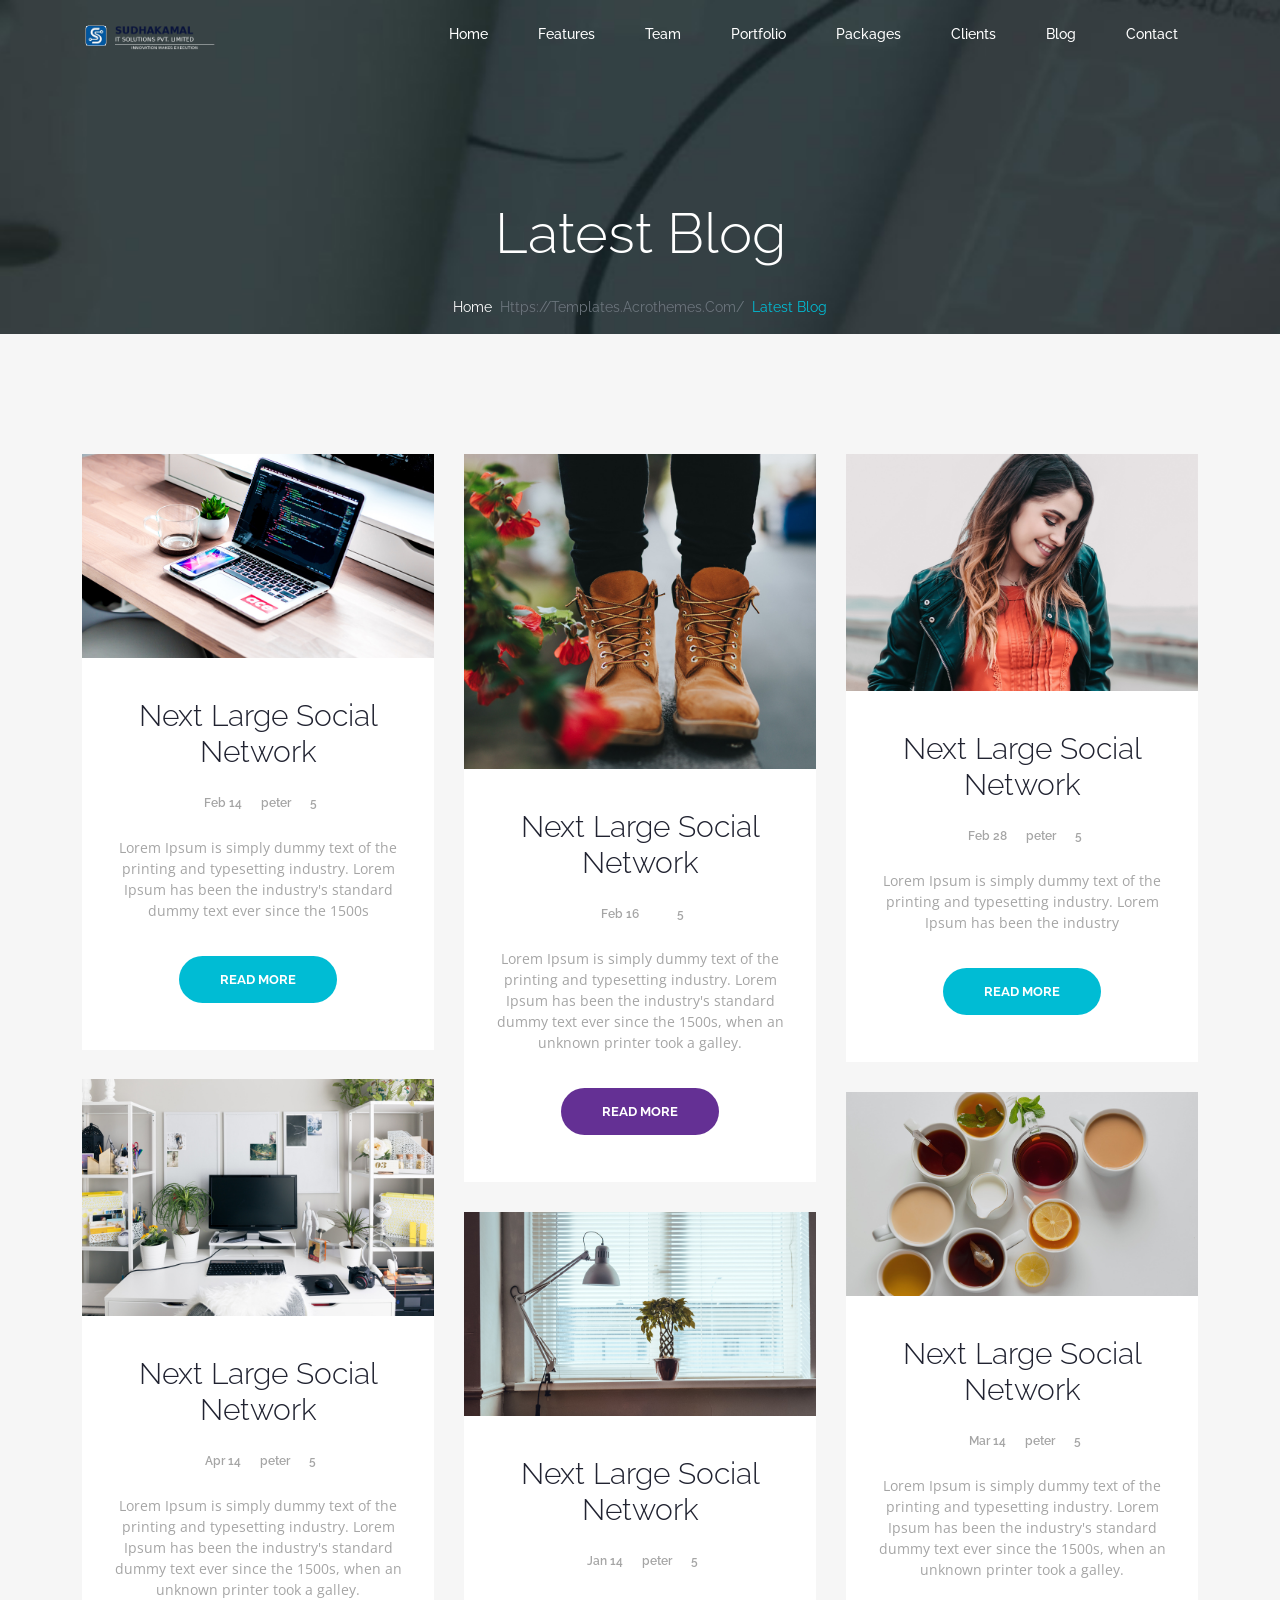
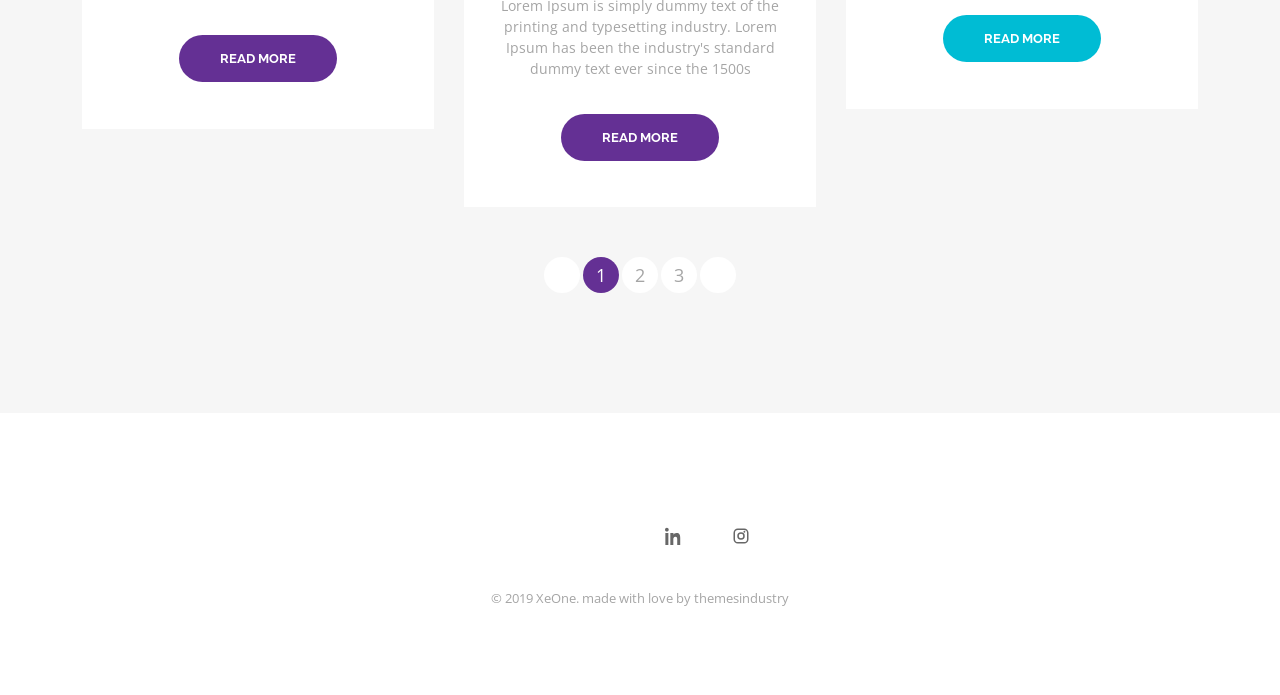
<file: Downloads/sudhakamal_updated_/blog.html>
<!DOCTYPE html>
<html lang="en">

<!-- Mirrored from templates.acrothemes.com/xeone/blog.html by HTTrack Website Copier/3.x [XR&CO'2014], Thu, 23 Apr 2026 14:22:29 GMT -->
<!-- Added by HTTrack --><meta http-equiv="content-type" content="text/html;charset=utf-8" /><!-- /Added by HTTrack -->
<head>
<!-- Required meta tags -->
<meta charset="utf-8">
<meta name="viewport" content="width=device-width, initial-scale=1, shrink-to-fit=no">
<title>XeOne | Blog</title>
<link href="images/favicon.png" rel="icon">
<link rel="stylesheet" href="css/plugins.css">
<link rel="stylesheet" href="css/style.css">

</head>
<body data-bs-spy="scroll" data-bs-target=".navbar-nav">

<!--PreLoader-->
<div class="loader">
   <div class="loader-inner">
      <div class="loader-blocks">
         <span class="block-1"></span>
         <span class="block-2"></span>
         <span class="block-3"></span>
         <span class="block-4"></span>
         <span class="block-5"></span>
         <span class="block-6"></span>
         <span class="block-7"></span>
         <span class="block-8"></span>
         <span class="block-9"></span>
         <span class="block-10"></span>
         <span class="block-11"></span>
         <span class="block-12"></span>
         <span class="block-13"></span>
         <span class="block-14"></span>
         <span class="block-15"></span>
         <span class="block-16"></span>
      </div>
   </div>
</div>
<!--PreLoader Ends-->


<!-- header -->
<header class="site-header">
   <nav class="navbar navbar-expand-lg transparent-bg static-nav">
      <div class="container">
         <a class="navbar-brand" href="index.html">
         <img src="images/logo-transparent.png" alt="logo">
         </a>
         <button class="navbar-toggler navbar-toggler-right collapsed" type="button" data-bs-toggle="collapse" data-bs-target="#xenav">
            <span> </span>
            <span> </span>
            <span> </span>
         </button>
         <div class="collapse navbar-collapse" id="xenav">
            <ul class="navbar-nav ms-auto">
               <li class="nav-item active">
                  <a class="nav-link" href="index.html#banner-main" data-text="Home">Home</a>
               </li>
               <li class="nav-item">
                  <a class="nav-link" href="index.html#our-process" data-text="Features">Features</a>
               </li>
               <li class="nav-item">
                  <a class="nav-link" href="index.html#our-team" data-text="Team">Team</a>
               </li>
               <li class="nav-item">
                  <a class="nav-link" href="index.html#portfolio_top" data-text="Portfolio">Portfolio</a>
               </li>
               <li class="nav-item">
                  <a class="nav-link" href="index.html#our-pricings" data-text="Packages">Packages</a>
               </li>
               <li class="nav-item">
                  <a class="nav-link" href="index.html#our-testimonial" data-text="Clients">Clients</a>
               </li>
               <li class="nav-item">
                  <a class="nav-link" href="index.html#our-blog" data-text="Blog">Blog</a>
               </li>
               <li class="nav-item">
                  <a class="nav-link" href="index.html#contactus" data-text="contact">contact</a>
               </li>
            </ul>
         </div>
      </div>

      <!--side menu open button-->
      <a href="javascript:void(0)" class="d-none d-lg-inline-block sidemenu_btn" id="sidemenu_toggle">
          <span></span> <span></span> <span></span>
       </a>
   </nav>

   <!-- side menu -->
   <div class="side-menu">
      <div class="inner-wrapper">
         <span class="btn-close" id="btn_sideNavClose"><i></i><i></i></span>
         <nav class="side-nav">
            <ul class="navbar-nav w-100">
               <li class="nav-item active">
                  <a class="nav-link" href="index.html#banner-main">Home</a>
               </li>
               <li class="nav-item">
                  <a class="nav-link" href="index.html#our-process">Features</a>
               </li>
               <li class="nav-item">
                  <a class="nav-link" href="index.html#our-team">Team</a>
               </li>
               <li class="nav-item">
                  <a class="nav-link" href="index.html#portfolio_top">Portfolio</a>
               </li>
               <li class="nav-item">
                  <a class="nav-link" href="index.html#our-pricings">Packages</a>
               </li>
               <li class="nav-item">
                  <a class="nav-link" href="#our-testimonial">Clients</a>
               </li>
               <li class="nav-item">
                  <a class="nav-link" href="index.html#our-blog">Blog</a>
               </li>
               <li class="nav-item">
                  <a class="nav-link" href="index.html#contactus">contact</a>
               </li>
            </ul>
         </nav>

         <div class="side-footer w-100">
            <ul class="social-icons-simple white top40">
            <li><a href="javascript:void(0)"><i class="fa fa-facebook"></i> </a> </li>
            <li><a href="javascript:void(0)"><svg xmlns="http://www.w3.org/2000/svg" width="18" height="18" viewBox="0 0 24 24" fill="currentColor"><path d="M7.75 2C4.57 2 2 4.57 2 7.75v8.5C2 19.43 4.57 22 7.75 22h8.5C19.43 22 22 19.43 22 16.25v-8.5C22 4.57 19.43 2 16.25 2h-8.5zm0 2h8.5A3.75 3.75 0 0 1 20 7.75v8.5A3.75 3.75 0 0 1 16.25 20h-8.5A3.75 3.75 0 0 1 4 16.25v-8.5A3.75 3.75 0 0 1 7.75 4zm8.75 1a1.25 1.25 0 1 0 0 2.5 1.25 1.25 0 0 0 0-2.5zM12 7a5 5 0 1 0 0 10 5 5 0 0 0 0-10zm0 2a3 3 0 1 1 0 6 3 3 0 0 1 0-6z"/></svg> </a> </li>
            <li><a href="javascript:void(0)"><i class="fa fa-twitter"></i> </a> </li>
         </ul>
         <p class="whitecolor">&copy; 2018 XeOne. Made With Love by themesindustry</p>
         </div>
      </div>
   </div>
   <a id="close_side_menu" href="javascript:void(0);"></a>
   <!-- End side menu -->
</header>
<!-- header -->   


<!--page Header-->
<section class="page-header parallaxie padding_top center-block">
   <div class="container">
      <div class="row">
         <div class="col-sm-12">
            <div class="page-titles text-center">
               <h2 class="whitecolor font-light bottom30">latest Blog</h2>
               <ul class="breadcrumb justify-content-center">
                 <li class="breadcrumb-item"><a href="index.html">Home</a></li>
                 <li class="breadcrumb-item active" aria-current="page">latest Blog</li>
               </ul>
            </div>
         </div>
      </div>
   </div>
</section>
<!--page Header ends-->


<!-- Our Blogs -->  
<section id="our-blog" class="bglight padding text-center">
   <div class="container">
      <div id="blog-measonry" class="cbp">
         <div class="cbp-item">
            <div class="news_item shadow">
               <a class="image" href="blog-detail.html">
                  <img src="images/blog-measonry1.jpg" alt="Latest News" class="img-responsive">
               </a>
               <div class="news_desc">
                  <h3 class="text-capitalize font-light darkcolor"><a href="blog-detail.html">Next Large Social Network</a></h3>
                  <ul class="meta-tags top20 bottom20">
                     <li><a href="#."><i class="fa fa-calendar"></i>Feb 14</a></li>
                     <li><a href="#."> <i class="fa fa-user-o"></i> peter </a></li>
                     <li><a href="#."><i class="fa fa-comment-o"></i>5</a></li>
                  </ul>
                  <p class="bottom35">Lorem Ipsum is simply dummy text of the printing and typesetting industry. Lorem Ipsum has been the industry's standard dummy text ever since the 1500s</p>
                  <a href="blog-detail.html" class="button btnprimary btn-gradient-hvr">Read more</a>
               </div>
            </div>
         </div>
         <div class="cbp-item">
            <div class="news_item shadow">
               <a class="image" href="blog-detail.html">
                  <img src="images/blog-measonry2.jpg" alt="Latest News" class="img-responsive">
               </a>
               <div class="news_desc">
                  <h3 class="text-capitalize font-light darkcolor"><a href="blog-detail.html">Next Large Social Network</a></h3>
                  <ul class="meta-tags top20 bottom20">
                     <li><a href="#."><i class="fa fa-calendar"></i>Feb 16</a></li>
                     <li><a href="#."> <i class="fa fa-user-o"></i> </a></li>
                     <li><a href="#."><i class="fa fa-comment-o"></i>5 </a></li>
                  </ul>
                  <p class="bottom35">Lorem Ipsum is simply dummy text of the printing and typesetting industry. Lorem Ipsum has been the industry's standard dummy text ever since the 1500s, when an unknown printer took a galley.</p>
                  <a href="blog-detail.html" class="button btnsecondary">Read more</a>
               </div>
            </div>
         </div>
         <div class="cbp-item">
            <div class="news_item shadow">
               <a class="image" href="blog-detail.html">
                  <img src="images/blog-measonry3.jpg" alt="Latest News" class="img-responsive">
               </a>
               <div class="news_desc">
                  <h3 class="text-capitalize font-light darkcolor"><a href="blog-detail.html">Next Large Social Network</a></h3>
                  <ul class="meta-tags top20 bottom20">
                     <li><a href="#."><i class="fa fa-calendar"></i>Feb 28</a></li>
                     <li><a href="#."> <i class="fa fa-user-o"></i> peter </a></li>
                     <li><a href="#."><i class="fa fa-comment-o"></i>5 </a></li>
                  </ul>
                  <p class="bottom35">Lorem Ipsum is simply dummy text of the printing and typesetting industry. Lorem Ipsum has been the industry</p>
                  <a href="blog-detail.html" class="button btnprimary btn-gradient-hvr">Read more</a>
               </div>
            </div>
         </div>
         <div class="cbp-item">
            <div class="news_item shadow">
               <a class="image" href="blog-detail.html">
                  <img src="images/blog-measonry5.jpg" alt="Latest News" class="img-responsive">
               </a>
               <div class="news_desc">
                  <h3 class="text-capitalize font-light darkcolor"><a href="blog-detail.html">Next Large Social Network</a></h3>
                  <ul class="meta-tags top20 bottom20">
                     <li><a href="#."><i class="fa fa-calendar"></i>Apr 14</a></li>
                     <li><a href="#."> <i class="fa fa-user-o"></i> peter </a></li>
                     <li><a href="#."><i class="fa fa-comment-o"></i>5 </a></li>
                  </ul>
                  <p class="bottom35">Lorem Ipsum is simply dummy text of the printing and typesetting industry. Lorem Ipsum has been the industry's standard dummy text ever since the 1500s, when an unknown printer took a galley.</p>
                  <a href="blog-detail.html" class="button btnsecondary">Read more</a>
               </div>
            </div>
         </div>
         <div class="cbp-item">
            <div class="news_item shadow">
               <a class="image" href="blog-detail.html">
                  <img src="images/blog-measonry4.jpg" alt="Latest News" class="img-responsive">
               </a>
               <div class="news_desc">
                  <h3 class="text-capitalize font-light darkcolor"><a href="blog-detail.html">Next Large Social Network</a></h3>
                  <ul class="meta-tags top20 bottom20">
                     <li><a href="#."><i class="fa fa-calendar"></i>Mar 14</a></li>
                     <li><a href="#."> <i class="fa fa-user-o"></i> peter </a></li>
                     <li><a href="#."><i class="fa fa-comment-o"></i>5 </a></li>
                  </ul>
                  <p class="bottom35">Lorem Ipsum is simply dummy text of the printing and typesetting industry. Lorem Ipsum has been the industry's standard dummy text ever since the 1500s, when an unknown printer took a galley.</p>
                  <a href="blog-detail.html" class="button btnprimary btn-gradient-hvr">Read more</a>
               </div>
            </div>
         </div>
         <div class="cbp-item">
            <div class="news_item shadow">
               <a class="image" href="blog-detail.html">
                  <img src="images/blog-measonry6.jpg" alt="Latest News" class="img-responsive">
               </a>
               <div class="news_desc">
                  <h3 class="text-capitalize font-light darkcolor"><a href="blog-detail.html">Next Large Social Network</a></h3>
                  <ul class="meta-tags top20 bottom20">
                     <li><a href="#."><i class="fa fa-calendar"></i>Jan 14</a></li>
                     <li><a href="#."> <i class="fa fa-user-o"></i> peter </a></li>
                     <li><a href="#."><i class="fa fa-comment-o"></i>5 </a></li>
                  </ul>
                  <p class="bottom35">Lorem Ipsum is simply dummy text of the printing and typesetting industry. Lorem Ipsum has been the industry's standard dummy text ever since the 1500s</p>
                  <a href="blog-detail.html" class="button btnsecondary">Read more</a>
               </div>
            </div>
         </div>
      </div>
      <div class="row">
         <div class="col-sm-12">
            <!--Pagination-->
            <ul class="pagination justify-content-center top50">
               <li class="page-item"><a class="page-link" href="#"><i class="fa fa-angle-left"></i></a></li>
               <li class="page-item active"><a class="page-link" href="#">1</a></li>
               <li class="page-item"><a class="page-link" href="#">2</a></li>
               <li class="page-item"><a class="page-link" href="#">3</a></li>
               <li class="page-item"><a class="page-link" href="#"><i class="fa fa-angle-right"></i></a></li>
            </ul>
         </div>
      </div>
   </div>
</section>
<!--Our Blogs Ends-->
                        
      
<!--Site Footer Here-->
<footer id="site-footer" class="padding_half">
   <div class="container">
      <div class="row">
         <div class="col-md-12 col-sm-12 text-center">
            <ul class="social-icons bottom25">
               <li><a href="javascript:void(0)"><i class="fa fa-facebook"></i> </a> </li>
               <li><a href="javascript:void(0)"><i class="fa fa-twitter"></i> </a> </li>
               <li><a href="javascript:void(0)"><i class="fa fa-google-plus"></i> </a> </li>
               <li><a href="javascript:void(0)"><svg xmlns="http://www.w3.org/2000/svg" width="18" height="18" viewBox="0 0 24 24" fill="currentColor"><path d="M4.98 3.5C4.98 4.88 3.86 6 2.48 6S0 4.88 0 3.5 1.12 1 2.48 1s2.5 1.12 2.5 2.5zM.5 8h4V24h-4V8zm7 0h3.8v2.2h.1c.5-1 1.8-2.2 3.9-2.2 4.2 0 5 2.8 5 6.4V24h-4v-7.1c0-1.7 0-3.9-2.4-3.9s-2.8 1.9-2.8 3.8V24h-4V8z"/></svg> </a> </li>
               <li><a href="javascript:void(0)"><svg xmlns="http://www.w3.org/2000/svg" width="18" height="18" viewBox="0 0 24 24" fill="currentColor"><path d="M7.75 2C4.57 2 2 4.57 2 7.75v8.5C2 19.43 4.57 22 7.75 22h8.5C19.43 22 22 19.43 22 16.25v-8.5C22 4.57 19.43 2 16.25 2h-8.5zm0 2h8.5A3.75 3.75 0 0 1 20 7.75v8.5A3.75 3.75 0 0 1 16.25 20h-8.5A3.75 3.75 0 0 1 4 16.25v-8.5A3.75 3.75 0 0 1 7.75 4zm8.75 1a1.25 1.25 0 1 0 0 2.5 1.25 1.25 0 0 0 0-2.5zM12 7a5 5 0 1 0 0 10 5 5 0 0 0 0-10zm0 2a3 3 0 1 1 0 6 3 3 0 0 1 0-6z"/></svg> </a> </li>
               <li><a href="javascript:void(0)"><i class="fa fa-envelope-o"></i> </a> </li>
            </ul>
             <p class="copyrights"> &copy; 2019 XeOne. made with love by <a href="http://www.themesindustry.com/" target="_blank">themesindustry</a> </p>
         </div>
      </div>
   </div>
</footer>
<!--Footer ends-->   



<!-- jQuery first, then Popper.js, then Bootstrap JS -->
<script src="js/bootstrap.min.js"></script>
<script src="js/jquery-3.1.1.min.js"></script>

<!--Bootstrap Core-->
<script src="js/popper.min.js"></script>


<!--to view items on reach-->
<script src="js/jquery.appear.js"></script>

<!--Equal-Heights-->
<script src="js/jquery.matchHeight-min.js"></script>

<!--Owl Slider-->
<script src="js/owl.carousel.min.js"></script>

<!--number counters-->
<script src="js/jquery-countTo.js"></script>
 
<!--Parallax Background-->
<script src="js/parallaxie.js"></script>
  
<!--Cubefolio Gallery-->
<script src="js/jquery.cubeportfolio.min.js"></script>

<!--FancyBox popup-->
<script src="js/jquery.fancybox.min.js"></script>       

<!-- Video Background-->
<script src="js/jquery.background-video.js"></script>

<!--TypeWriter-->
<script src="js/typewriter.js"></script> 
      
<!--Particles-->
<script src="js/particles.min.js"></script>
  
<!--WOw animations-->
<script src="js/wow.min.js"></script>                                         
   
<!--Revolution SLider-->
<script src="js/revolution/jquery.themepunch.tools.min.js"></script>
<script src="js/revolution/jquery.themepunch.revolution.min.js"></script>
<!-- SLIDER REVOLUTION 5.0 EXTENSIONS  (Load Extensions only on Local File Systems !  The following part can be removed on Server for On Demand Loading) -->
<script src="js/revolution/extensions/revolution.extension.actions.min.js"></script>
<script src="js/revolution/extensions/revolution.extension.carousel.min.js"></script>
<script src="js/revolution/extensions/revolution.extension.kenburn.min.js"></script>
<script src="js/revolution/extensions/revolution.extension.layeranimation.min.js"></script>
<script src="js/revolution/extensions/revolution.extension.migration.min.js"></script>
<script src="js/revolution/extensions/revolution.extension.navigation.min.js"></script>
<script src="js/revolution/extensions/revolution.extension.parallax.min.js"></script>
<script src="js/revolution/extensions/revolution.extension.slideanims.min.js"></script>
<script src="js/revolution/extensions/revolution.extension.video.min.js"></script>
  
<script src="js/functions.js"></script>

</body>

<!-- Mirrored from templates.acrothemes.com/xeone/blog.html by HTTrack Website Copier/3.x [XR&CO'2014], Thu, 23 Apr 2026 14:22:32 GMT -->
</html>
</file>
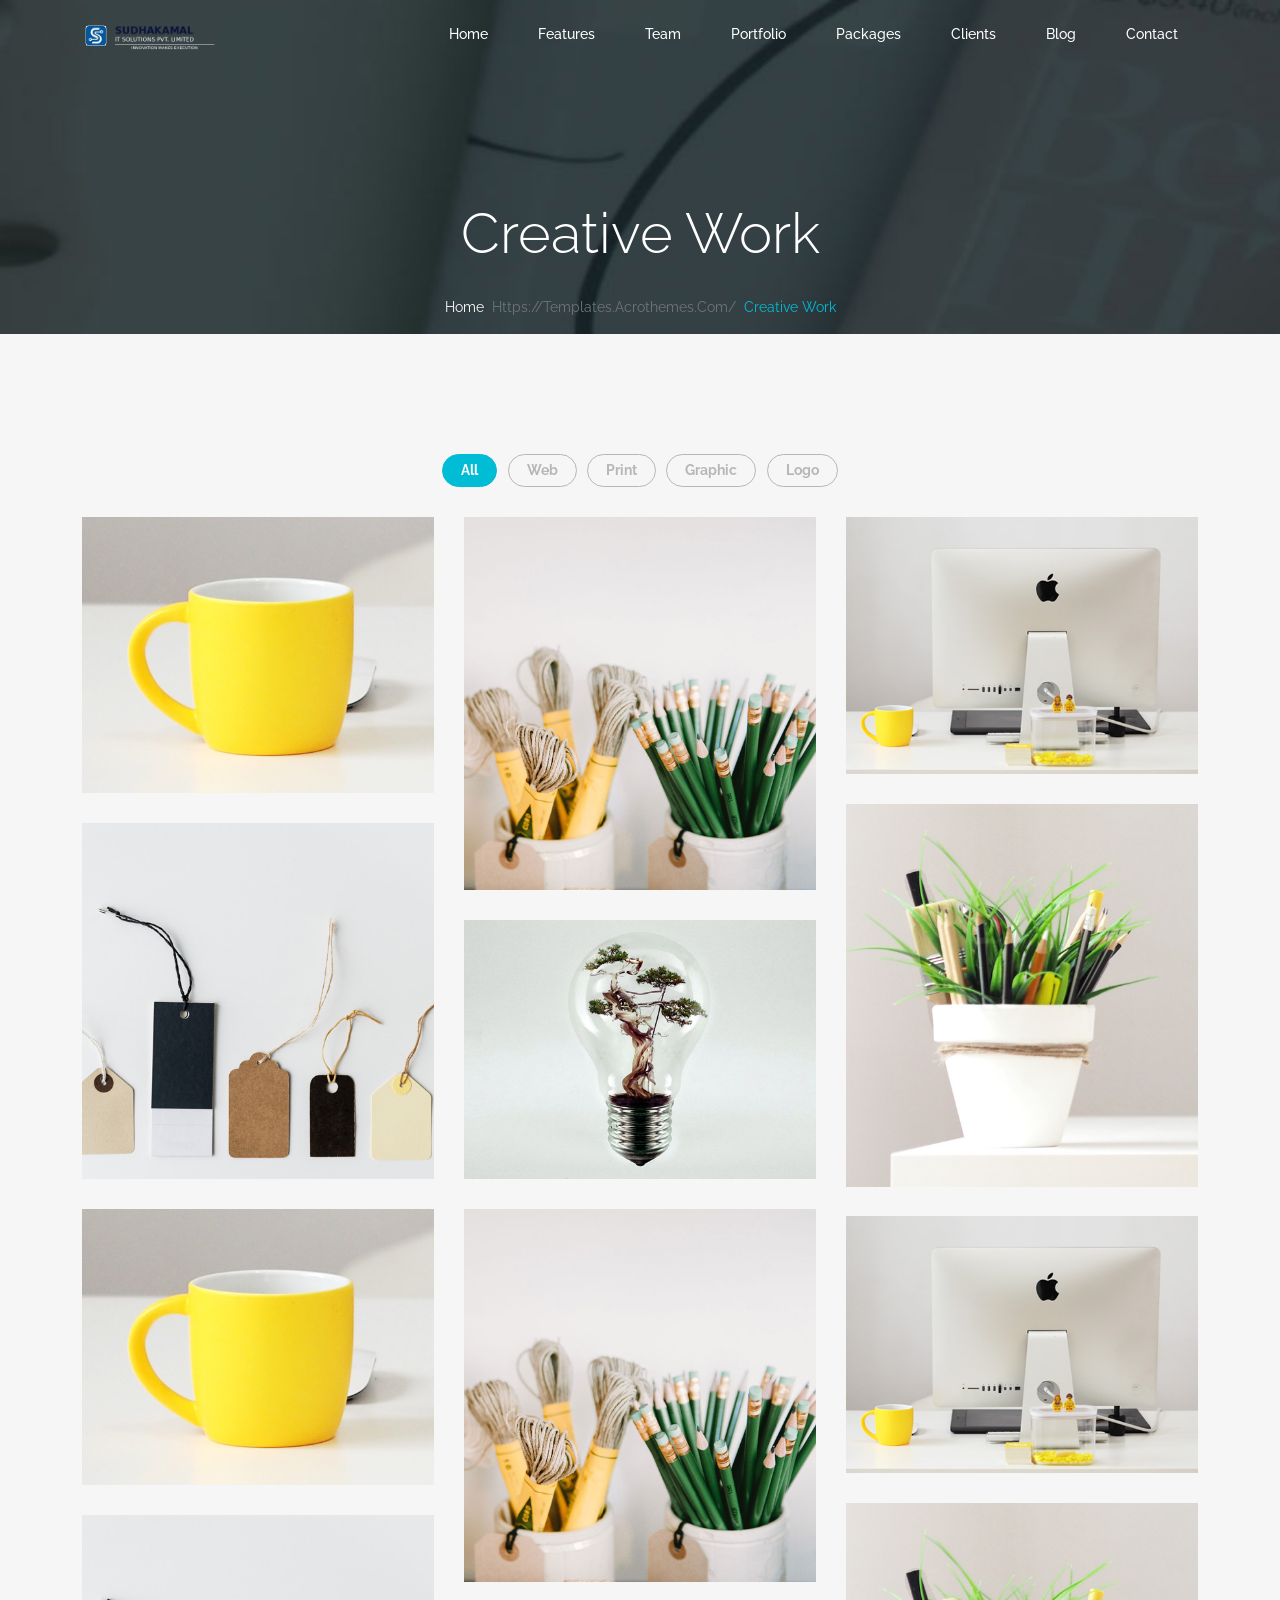
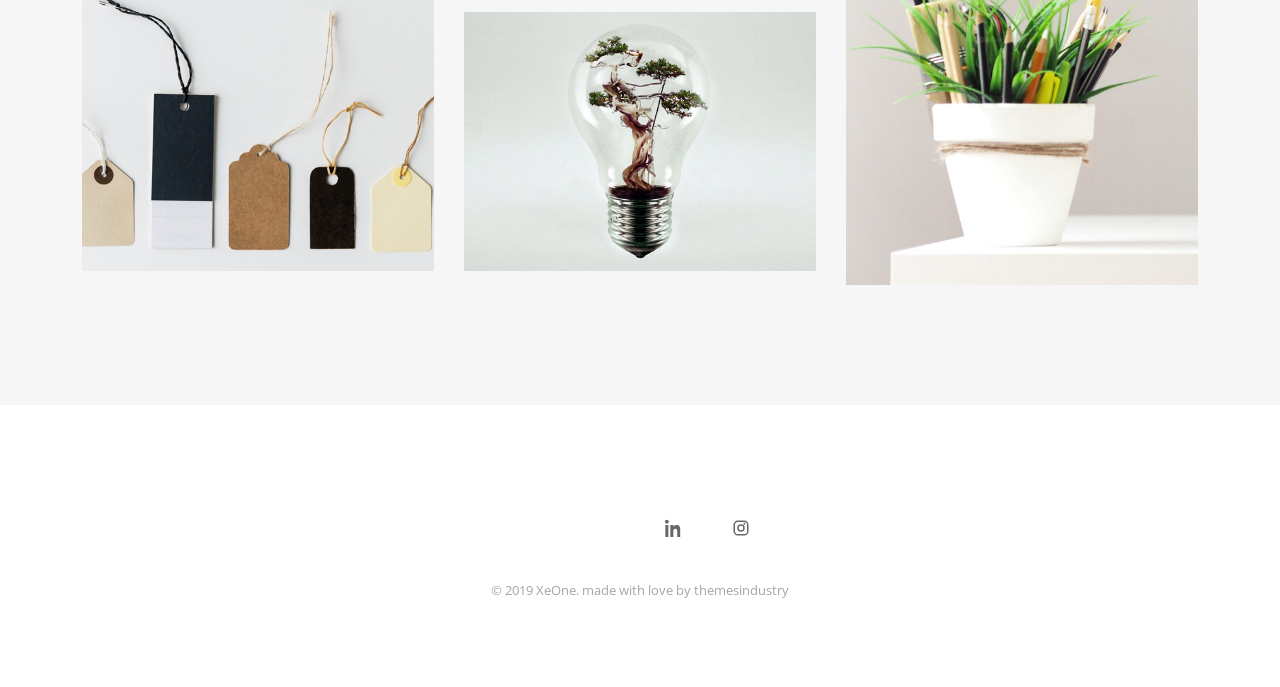
<file: Downloads/sudhakamal_updated_/gallery-detail.html>
<!DOCTYPE html>
<html lang="en">

<!-- Mirrored from templates.acrothemes.com/xeone/gallery-detail.html by HTTrack Website Copier/3.x [XR&CO'2014], Thu, 23 Apr 2026 14:22:39 GMT -->
<!-- Added by HTTrack --><meta http-equiv="content-type" content="text/html;charset=utf-8" /><!-- /Added by HTTrack -->
<head>
<!-- Required meta tags -->
<meta charset="utf-8">
<meta name="viewport" content="width=device-width, initial-scale=1, shrink-to-fit=no">
<title>XeOne | Work</title>
 <link href="images/favicon.png" rel="icon">
<link rel="stylesheet" href="css/plugins.css">   
<link rel="stylesheet" href="css/style.css">

</head>
<body data-bs-spy="scroll" data-bs-target=".navbar-nav">

<!--PreLoader-->
<div class="loader">
   <div class="loader-inner">
      <div class="loader-blocks">
         <span class="block-1"></span>
         <span class="block-2"></span>
         <span class="block-3"></span>
         <span class="block-4"></span>
         <span class="block-5"></span>
         <span class="block-6"></span>
         <span class="block-7"></span>
         <span class="block-8"></span>
         <span class="block-9"></span>
         <span class="block-10"></span>
         <span class="block-11"></span>
         <span class="block-12"></span>
         <span class="block-13"></span>
         <span class="block-14"></span>
         <span class="block-15"></span>
         <span class="block-16"></span>
      </div>
   </div>
</div>
<!--PreLoader Ends-->



<!-- header -->
<header class="site-header">
   <nav class="navbar navbar-expand-lg transparent-bg static-nav">
      <div class="container">
         <a class="navbar-brand" href="index.html">
         <img src="images/logo-transparent.png" alt="logo">
         </a>
         <button class="navbar-toggler navbar-toggler-right collapsed" type="button" data-bs-toggle="collapse" data-bs-target="#xenav">
            <span> </span>
            <span> </span>
            <span> </span>
         </button>
         <div class="collapse navbar-collapse" id="xenav">
            <ul class="navbar-nav ms-auto">
               <li class="nav-item active">
                  <a class="nav-link" href="index.html#banner-main">Home</a>
               </li>
               <li class="nav-item">
                  <a class="nav-link" href="index.html#our-process">Features</a>
               </li>
               <li class="nav-item">
                  <a class="nav-link" href="index.html#our-team">Team</a>
               </li>
               <li class="nav-item">
                  <a class="nav-link" href="index.html#portfolio_top">Portfolio</a>
               </li>
               <li class="nav-item">
                  <a class="nav-link" href="index.html#our-pricings">Packages</a>
               </li>
               <li class="nav-item">
                  <a class="nav-link" href="index.html#our-testimonial">Clients</a>
               </li>
               <li class="nav-item">
                  <a class="nav-link" href="index.html#our-blog">Blog</a>
               </li>
               <li class="nav-item">
                  <a class="nav-link" href="index.html#contactus">contact</a>
               </li>
            </ul>
         </div>
      </div>

      <!--side menu open button-->
      <a href="javascript:void(0)" class="d-none d-lg-inline-block sidemenu_btn" id="sidemenu_toggle">
          <span></span> <span></span> <span></span>
       </a>
   </nav>

   <!-- side menu -->
   <div class="side-menu">
      <div class="inner-wrapper">
         <span class="btn-close" id="btn_sideNavClose"><i></i><i></i></span>
         <nav class="side-nav">
            <ul class="navbar-nav w-100">
               <li class="nav-item active">
                  <a class="nav-link" href="index.html#banner-main">Home</a>
               </li>
               <li class="nav-item">
                  <a class="nav-link" href="index.html#our-process">Features</a>
               </li>
               <li class="nav-item">
                  <a class="nav-link" href="index.html#our-team">Team</a>
               </li>
               <li class="nav-item">
                  <a class="nav-link" href="index.html#portfolio_top">Portfolio</a>
               </li>
               <li class="nav-item">
                  <a class="nav-link" href="index.html#our-pricings">Packages</a>
               </li>
               <li class="nav-item">
                  <a class="nav-link" href="#our-testimonial">Clients</a>
               </li>
               <li class="nav-item">
                  <a class="nav-link" href="index.html#our-blog">Blog</a>
               </li>
               <li class="nav-item">
                  <a class="nav-link" href="index.html#contactus">contact</a>
               </li>
            </ul>
         </nav>

         <div class="side-footer w-100">
            <ul class="social-icons-simple white top40">
            <li><a href="javascript:void(0)"><i class="fa fa-facebook"></i> </a> </li>
            <li><a href="javascript:void(0)"><svg xmlns="http://www.w3.org/2000/svg" width="18" height="18" viewBox="0 0 24 24" fill="currentColor"><path d="M7.75 2C4.57 2 2 4.57 2 7.75v8.5C2 19.43 4.57 22 7.75 22h8.5C19.43 22 22 19.43 22 16.25v-8.5C22 4.57 19.43 2 16.25 2h-8.5zm0 2h8.5A3.75 3.75 0 0 1 20 7.75v8.5A3.75 3.75 0 0 1 16.25 20h-8.5A3.75 3.75 0 0 1 4 16.25v-8.5A3.75 3.75 0 0 1 7.75 4zm8.75 1a1.25 1.25 0 1 0 0 2.5 1.25 1.25 0 0 0 0-2.5zM12 7a5 5 0 1 0 0 10 5 5 0 0 0 0-10zm0 2a3 3 0 1 1 0 6 3 3 0 0 1 0-6z"/></svg> </a> </li>
            <li><a href="javascript:void(0)"><i class="fa fa-twitter"></i> </a> </li>
         </ul>
         <p class="whitecolor">&copy; 2018 XeOne. Made With Love by themesindustry</p>
         </div>
      </div>
   </div>
   <a id="close_side_menu" href="javascript:void(0);"></a>
   <!-- End side menu -->
</header>
<!-- header -->   


<!--page Header-->
<section class="page-header parallaxie padding_top center-block">
   <div class="container">
      <div class="row">
         <div class="col-sm-12">
            <div class="page-titles text-center">
               <h2 class="whitecolor font-light bottom30">Creative Work</h2>
               <ul class="breadcrumb justify-content-center">
                 <li class="breadcrumb-item"><a href="index.html">Home</a></li>
                 <li class="breadcrumb-item active" aria-current="page">Creative Work</li>
               </ul>
            </div>
         </div>
      </div>
   </div>
</section>
<!--page Header ends-->


<!--Gallery-->
<section id="portfolio-xe" class="bglight padding">
   <div class="container">
    <div class="row">
         <div class="col-md-8 offset-md-2 col-sm-12 text-center">
            <div id="flat-filters" class="cbp-l-filters dark bottom30">
               <div data-filter="*" class="cbp-filter-item">
                  <span>All</span>
               </div>
               <div data-filter=".web" class="cbp-filter-item">
                  <span>web</span>
               </div>
               <div data-filter=".print" class="cbp-filter-item">
                  <span>Print</span>
               </div>
               <div data-filter=".graphic" class="cbp-filter-item">
                  <span>Graphic</span>
               </div>
               <div data-filter=".logo" class="cbp-filter-item">
                  <span>Logo</span>
               </div>
            </div>
         </div>
      </div>
      <div id="flat-gallery" class="cbp">
         <div class="cbp-item web logo">
            <img src="images/gallery-flat1.jpg" alt="">
            <div class="overlay center-block whitecolor">
               <a class="plus" data-fancybox="gallery" href="images/gallery-flat1.jpg"></a>
               <h4 class="top30">Wood Work</h4>
               <p>Small Portfolio Detail Here</p>
            </div>
         </div>
         <div class="cbp-item graphic print">
            <img src="images/gallery-flat2.jpg" alt="">
            <div class="overlay center-block whitecolor">
               <a class="plus" data-fancybox="gallery" href="images/gallery-flat2.jpg"></a>
               <h4 class="top30">Wood Work</h4>
               <p>Small Portfolio Detail Here</p>
            </div>
         </div>
         <div class="cbp-item logo graphic">
            <img src="images/gallery-flat3.jpg" alt="">
            <div class="overlay center-block whitecolor">
               <a class="plus" data-fancybox="gallery" href="https://www.youtube.com/watch?v=_sI_Ps7JSEk&amp;autoplay=1&amp;rel=0&amp;controls=0&amp;showinfo=0"></a>
               <h4 class="top30">Wood Work</h4>
               <p>Small Portfolio Detail Here</p>
            </div>
         </div>
         <div class="cbp-item print">
            <img src="images/gallery-flat4.jpg" alt="">
            <div class="overlay center-block whitecolor">
               <a class="plus" data-fancybox="gallery" href="images/gallery-flat4.jpg"></a>
               <h4 class="top30">Wood Work</h4>
               <p>Small Portfolio Detail Here</p>
            </div>
         </div>
         <div class="cbp-item logo">
            <img src="images/gallery-flat5.jpg" alt="">
            <div class="overlay center-block whitecolor">
               <a class="plus" data-fancybox="gallery" href="images/gallery-flat5.jpg"></a>
               <h4 class="top30">Wood Work</h4>
               <p>Small Portfolio Detail Here</p>
            </div>
         </div>
         <div class="cbp-item web print graphic">
            <img src="images/gallery-flat6.jpg" alt="">
            <div class="overlay center-block whitecolor">
               <a class="plus" data-fancybox="gallery" href="images/gallery-flat6.jpg"></a>
               <h4 class="top30">Wood Work</h4>
               <p>Small Portfolio Detail Here</p>
            </div>
         </div>
         <div class="cbp-item web logo">
            <img src="images/gallery-flat1.jpg" alt="">
            <div class="overlay center-block whitecolor">
               <a class="plus" data-fancybox="gallery" href="images/gallery-flat1.jpg"></a>
               <h4 class="top30">Wood Work</h4>
               <p>Small Portfolio Detail Here</p>
            </div>
         </div>
         <div class="cbp-item graphic print">
            <img src="images/gallery-flat2.jpg" alt="">
            <div class="overlay center-block whitecolor">
               <a class="plus" data-fancybox="gallery" href="images/gallery-flat2.jpg"></a>
               <h4 class="top30">Wood Work</h4>
               <p>Small Portfolio Detail Here</p>
            </div>
         </div>
         <div class="cbp-item logo graphic">
            <img src="images/gallery-flat3.jpg" alt="">
            <div class="overlay center-block whitecolor">
               <a class="plus" data-fancybox="gallery" href="https://www.youtube.com/watch?v=_sI_Ps7JSEk&amp;autoplay=1&amp;rel=0&amp;controls=0&amp;showinfo=0"></a>
               <h4 class="top30">Wood Work</h4>
               <p>Small Portfolio Detail Here</p>
            </div>
         </div>
         <div class="cbp-item print">
            <img src="images/gallery-flat4.jpg" alt="">
            <div class="overlay center-block whitecolor">
               <a class="plus" data-fancybox="gallery" href="images/gallery-flat4.jpg"></a>
               <h4 class="top30">Wood Work</h4>
               <p>Small Portfolio Detail Here</p>
            </div>
         </div>
         <div class="cbp-item logo">
            <img src="images/gallery-flat5.jpg" alt="">
            <div class="overlay center-block whitecolor">
               <a class="plus" data-fancybox="gallery" href="images/gallery-flat5.jpg"></a>
               <h4 class="top30">Wood Work</h4>
               <p>Small Portfolio Detail Here</p>
            </div>
         </div>
         <div class="cbp-item web print graphic">
            <img src="images/gallery-flat6.jpg" alt="">
            <div class="overlay center-block whitecolor">
               <a class="plus" data-fancybox="gallery" href="images/gallery-flat6.jpg"></a>
               <h4 class="top30">Wood Work</h4>
               <p>Small Portfolio Detail Here</p>
            </div>
         </div>
      </div>
   </div>
</section>
<!--Gallery ends -->   
                        
      
<!--Site Footer Here-->
<footer id="site-footer" class="padding_half">
   <div class="container">
      <div class="row">
         <div class="col-md-12 col-sm-12 text-center">
            <ul class="social-icons bottom25">
               <li><a href="javascript:void(0)"><i class="fa fa-facebook"></i> </a> </li>
               <li><a href="javascript:void(0)"><i class="fa fa-twitter"></i> </a> </li>
               <li><a href="javascript:void(0)"><i class="fa fa-google-plus"></i> </a> </li>
               <li><a href="javascript:void(0)"><svg xmlns="http://www.w3.org/2000/svg" width="18" height="18" viewBox="0 0 24 24" fill="currentColor"><path d="M4.98 3.5C4.98 4.88 3.86 6 2.48 6S0 4.88 0 3.5 1.12 1 2.48 1s2.5 1.12 2.5 2.5zM.5 8h4V24h-4V8zm7 0h3.8v2.2h.1c.5-1 1.8-2.2 3.9-2.2 4.2 0 5 2.8 5 6.4V24h-4v-7.1c0-1.7 0-3.9-2.4-3.9s-2.8 1.9-2.8 3.8V24h-4V8z"/></svg> </a> </li>
               <li><a href="javascript:void(0)"><svg xmlns="http://www.w3.org/2000/svg" width="18" height="18" viewBox="0 0 24 24" fill="currentColor"><path d="M7.75 2C4.57 2 2 4.57 2 7.75v8.5C2 19.43 4.57 22 7.75 22h8.5C19.43 22 22 19.43 22 16.25v-8.5C22 4.57 19.43 2 16.25 2h-8.5zm0 2h8.5A3.75 3.75 0 0 1 20 7.75v8.5A3.75 3.75 0 0 1 16.25 20h-8.5A3.75 3.75 0 0 1 4 16.25v-8.5A3.75 3.75 0 0 1 7.75 4zm8.75 1a1.25 1.25 0 1 0 0 2.5 1.25 1.25 0 0 0 0-2.5zM12 7a5 5 0 1 0 0 10 5 5 0 0 0 0-10zm0 2a3 3 0 1 1 0 6 3 3 0 0 1 0-6z"/></svg> </a> </li>
               <li><a href="javascript:void(0)"><i class="fa fa-envelope-o"></i> </a> </li>
            </ul>
            <p class="copyrights"> &copy; 2019 XeOne. made with love by <a href="http://www.themesindustry.com/" target="_blank">themesindustry</a> </p>
         </div>
      </div>
   </div>
</footer>
<!--Footer ends-->   



<!-- jQuery first, then Popper.js, then Bootstrap JS -->
<script src="js/bootstrap.min.js"></script>
<script src="js/jquery-3.6.0.min.js"></script>

<!--Bootstrap Core-->
<script src="js/popper.min.js"></script>


<!--to view items on reach-->
<script src="js/jquery.appear.js"></script>

<!--Equal-Heights-->
<script src="js/jquery.matchHeight-min.js"></script>

<!--Owl Slider-->
<script src="js/owl.carousel.min.js"></script>

<!--number counters-->
<script src="js/jquery-countTo.js"></script>
 
<!--Parallax Background-->
<script src="js/parallaxie.js"></script>
  
<!--Cubefolio Gallery-->
<script src="js/jquery.cubeportfolio.min.js"></script>

<!--FancyBox popup-->
<script src="js/jquery.fancybox.min.js"></script>       

<!-- Video Background-->
<script src="js/jquery.background-video.js"></script>

<!--TypeWriter-->
<script src="js/typewriter.js"></script> 
      
<!--Particles-->
<script src="js/particles.min.js"></script>
  
<!--WOw animations-->
<script src="js/wow.min.js"></script>                                         
   
<!--Revolution SLider-->
<script src="js/revolution/jquery.themepunch.tools.min.js"></script>
<script src="js/revolution/jquery.themepunch.revolution.min.js"></script>
<!-- SLIDER REVOLUTION 5.0 EXTENSIONS  (Load Extensions only on Local File Systems !  The following part can be removed on Server for On Demand Loading) -->
<script src="js/revolution/extensions/revolution.extension.actions.min.js"></script>
<script src="js/revolution/extensions/revolution.extension.carousel.min.js"></script>
<script src="js/revolution/extensions/revolution.extension.kenburn.min.js"></script>
<script src="js/revolution/extensions/revolution.extension.layeranimation.min.js"></script>
<script src="js/revolution/extensions/revolution.extension.migration.min.js"></script>
<script src="js/revolution/extensions/revolution.extension.navigation.min.js"></script>
<script src="js/revolution/extensions/revolution.extension.parallax.min.js"></script>
<script src="js/revolution/extensions/revolution.extension.slideanims.min.js"></script>
<script src="js/revolution/extensions/revolution.extension.video.min.js"></script>
  
<script src="js/functions.js"></script>

</body>

<!-- Mirrored from templates.acrothemes.com/xeone/gallery-detail.html by HTTrack Website Copier/3.x [XR&CO'2014], Thu, 23 Apr 2026 14:22:39 GMT -->
</html>
</file>
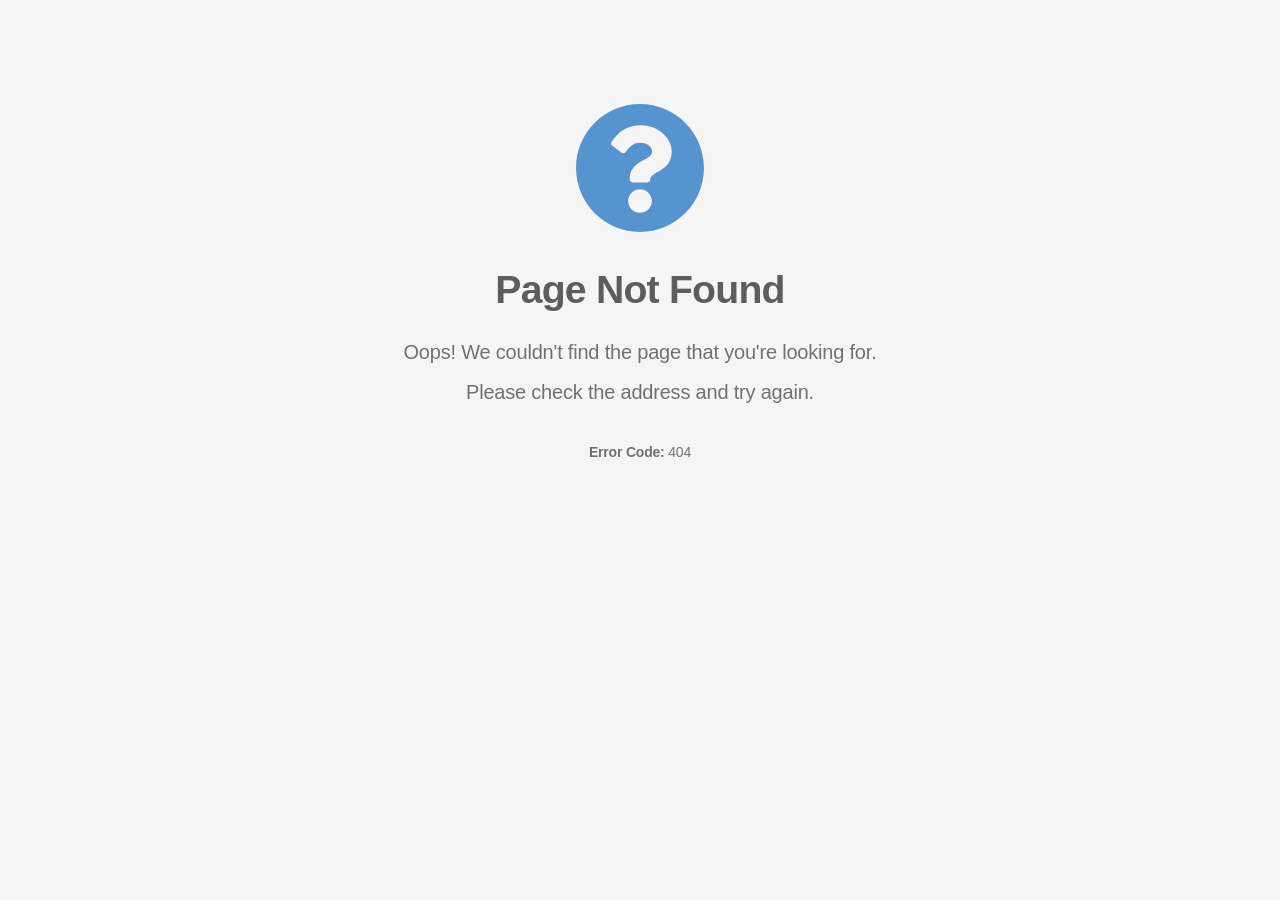
<file: Downloads/sudhakamal_updated_/css/closedhand.html>
<!doctype html>
<html lang="en">
	<head>
		<meta charset="utf-8" />
		<meta name="viewport" content="width=device-width, initial-scale=1" />
		<title>Page Not Found</title>
		<style>
			body {
				background-color: #f5f5f5;
				margin-top: 8%;
				color: #5d5d5d;
				font-family:
					-apple-system, BlinkMacSystemFont, "Segoe UI", Roboto, "Helvetica Neue", Arial,
					"Noto Sans", sans-serif, "Apple Color Emoji", "Segoe UI Emoji", "Segoe UI Symbol",
					"Noto Color Emoji";
				text-shadow: 0px 1px 1px rgba(255, 255, 255, 0.75);
				text-align: center;
			}

			h1 {
				font-size: 2.45em;
				font-weight: 700;
				color: #5d5d5d;
				letter-spacing: -0.02em;
				margin-bottom: 30px;
				margin-top: 30px;
			}

			.container {
				width: 100%;
				margin-right: auto;
				margin-left: auto;
			}

			.animate__animated {
				animation-duration: 1s;
				animation-fill-mode: both;
			}

			.animate__fadeIn {
				animation-name: fadeIn;
			}

			.info {
				color: #5594cf;
				fill: #5594cf;
			}

			.error {
				color: #c92127;
				fill: #c92127;
			}

			.warning {
				color: #ffcc33;
				fill: #ffcc33;
			}

			.success {
				color: #5aba47;
				fill: #5aba47;
			}

			.icon-large {
				height: 132px;
				width: 132px;
			}

			.description-text {
				color: #707070;
				letter-spacing: -0.01em;
				font-size: 1.25em;
				line-height: 20px;
			}

			.footer {
				margin-top: 40px;
				font-size: 0.7em;
			}

			@keyframes fadeIn {
				from {
					opacity: 0;
				}
				to {
					opacity: 1;
				}
			}
		</style>
	</head>
	<body>
		<div class="container">
			<div class="row">
				<div class="col">
					<div class="animate__animated animate__fadeIn">
						<svg
							class="info icon-large fa-question-circle"
							xmlns="http://www.w3.org/2000/svg"
							viewBox="0 0 512 512"
						>
							<path
								d="M504 256c0 136.997-111.043 248-248 248S8 392.997 8 256C8 119.083 119.043 8 256 8s248 111.083 248 248zM262.655 90c-54.497 0-89.255 22.957-116.549 63.758-3.536 5.286-2.353 12.415 2.715 16.258l34.699 26.31c5.205 3.947 12.621 3.008 16.665-2.122 17.864-22.658 30.113-35.797 57.303-35.797 20.429 0 45.698 13.148 45.698 32.958 0 14.976-12.363 22.667-32.534 33.976C247.128 238.528 216 254.941 216 296v4c0 6.627 5.373 12 12 12h56c6.627 0 12-5.373 12-12v-1.333c0-28.462 83.186-29.647 83.186-106.667 0-58.002-60.165-102-116.531-102zM256 338c-25.365 0-46 20.635-46 46 0 25.364 20.635 46 46 46s46-20.636 46-46c0-25.365-20.635-46-46-46z"
							></path>
						</svg>
					</div>
					<h1 class="animate__animated animate__fadeIn">Page Not Found</h1>
					<div class="description-text animate__animated animate__fadeIn">
						<p>Oops! We couldn't find the page that you're looking for.</p>
						<p>Please check the address and try again.</p>
						<section class="footer"><strong>Error Code:</strong> 404</section>
					</div>
				</div>
			</div>
		</div>
	</body>
</html>
</file>
<file: Downloads/sudhakamal_updated_/css/style.css>
/*Table of Contents
/*Table of Contents
01 body
02 Helper Classes
   02-1 short codes
03 navigation
   03-1 side menu
04 owl carousel
05 revolution slider
06 half-section
07 page-header
08 work process
09 our team
10 gallery portfolio
11 mobile apps & features
12 Counters
13 pricings
14 background parallax
15 Testimonials
16 Partner
17 our blog
   17-1 sidebar
   17-2 widgets
18 Ccntact US
19 404 error
20 Accordions 
21 footer
22 preloader


/*Table Of Contents ends */

/*Global Styling*/
@import url("https://fonts.googleapis.com/css?family=Open+Sans:300,400,600,700|Raleway:200,300,400,500,600,700,800");
body {
  padding: 0;
  margin: 0;
  font-family: "Raleway", sans-serif;
  font-size: 1rem;
  color: #a5a5a5;
  overflow-x: hidden !important;
  overflow-y: auto !important;
}
body.full-page {
  overflow: hidden !important;
}

html {
  font-size: 16px;
}
ol,
ul {
  margin: 0;
  padding: 0;
  list-style: none;
}
a,
a:hover,
a:focus {
  outline: none;
  text-decoration: none;
  color: inherit;
}
input:focus {
  outline: none;
}

h1,
h2,
h3,
h4,
h5,
h6 {
  margin: 0;
}
h1 {
  font-size: 3.75rem;
}
h2 {
  font-size: 3.5rem;
}
h3 {
  font-size: 1.875rem;
}
h4 {
  font-size: 1.25rem;
}
h5 {
  font-size: 1rem;
}
h6 {
  font-size: 0.875rem;
}
p {
  font-size: 14px;
}
p.title {
  font-size: 1rem;
}
.block {
  display: block;
}
.italic {
  font-style: italic;
}
button {
  line-height: 1;
}

/*common font family*/
p,
.heading-title > span,
.process-wrapp li > .pro-step,
.progress-bars .progress p,
.progress-bars .progress .progress-bar span,
.price-table .ammount .dur,
.pagination li > a,
.counters .count_nums,
.price-table .ammount h2,
.price-table ul li,
.webcats li a > span,
.getin_form .form-control {
  font-family: "Open Sans", sans-serif;
}

/*fontAwesome*/
.zeus.tparrows.tp-rightarrow::before,
.zeus.tparrows.tp-leftarrow::before,
.price-table ul li > span::before,
.testimonial-quote h3::before,
.testimonial-quote h3::after,
blockquote.blockquote::before {
  font-family: "FontAwesome";
}

/* Helper Classes & Shorcodes */
.padding {
  padding: 7.5rem 0;
}
.padding_top {
  padding-top: 7.5rem;
}
.padding_bottom {
  padding-bottom: 7.5rem;
}
.margin_bottom {
  margin-bottom: 7.5rem;
}
.margin_top {
  margin-top: 7.5rem;
}
.padding_half {
  padding: 4.375rem 0;
}
.margin_half {
  margin: 4.375rem 0;
}
.padding_bottom_half {
  padding-bottom: 4.375rem;
}
.margin_bottom_half {
  margin-bottom: 4.375rem;
}
.padding_top_half {
  padding-top: 4.375rem;
}
.heading_space {
  margin-bottom: 4.125rem;
}
.bottom5 {
  margin-bottom: 5px;
}
.bottom10 {
  margin-bottom: 10px;
}
.top10 {
  margin-top: 10px;
}
.bottom15 {
  margin-bottom: 15px;
}
.top15 {
  margin-top: 15px;
}
.top20 {
  margin-top: 20px;
}
.bottom20 {
  margin-bottom: 20px;
}
.bottom25 {
  margin-bottom: 25px;
}
.top25 {
  margin-top: 25px;
}
.bottom30 {
  margin-bottom: 30px;
}
.top30 {
  margin-top: 30px;
}
.bottom35 {
  margin-bottom: 35px;
}
.top40 {
  margin-top: 40px;
}
.bottom40 {
  margin-bottom: 40px;
}
.bottom45 {
  margin-bottom: 45px;
}
.top50 {
  margin-top: 50px;
}
.top60 {
  margin-top: 60px;
}
.bottom60 {
  margin-bottom: 60px;
}
.bottom0 {
  margin-bottom: 0;
}
.nomargin {
  margin: 0;
}
.nopadding {
  padding: 0;
}
.fontbold {
  font-weight: bold;
}
.fontmedium {
  font-weight: 500;
}
.font-light {
  font-weight: 300;
}
.font-xlight {
  font-weight: 200;
}
.bglight {
  background: #f6f6f6;
}
.bgdefault {
  background: #00bcd4;
}
.whitecolor {
  color: #ffffff;
}
.darkcolor {
  color: #212331;
}
.extradark-color {
  color: #212331;
}
.defaultcolor {
  color: #00bcd4;
}
section {
  position: relative;
}
.container-padding {
  padding-left: 2.25rem;
  padding-right: 2.25rem;
}
.gradient_bg {
  background: -webkit-linear-gradient(90deg, #423f9c 31%, #862359 69%);
  background: -webkit-gradient(
    linear,
    left top,
    right top,
    color-stop(31%, #423f9c),
    color-stop(69%, #862359)
  );
  background: -webkit-linear-gradient(left, #423f9c 31%, #862359 69%);
  background: -o-linear-gradient(left, #423f9c 31%, #862359 69%);
  background: linear-gradient(90deg, #423f9c 31%, #862359 69%);
}
.gradient_bg_default {
  background: -webkit-linear-gradient(90deg, #00e4ce 31%, #00abc9 69%);
  background: -webkit-gradient(
    linear,
    left top,
    right top,
    color-stop(31%, #00e4ce),
    color-stop(69%, #00abc9)
  );
  background: -webkit-linear-gradient(left, #00e4ce 31%, #00abc9 69%);
  background: -o-linear-gradient(left, #00e4ce 31%, #00abc9 69%);
  background: linear-gradient(90deg, #00e4ce 31%, #00abc9 69%);
}
.gradient_bg_alt {
  background: -webkit-linear-gradient(90deg, #90a4ae 31%, #607d8b 69%);
  background: -webkit-gradient(
    linear,
    left top,
    right top,
    color-stop(31%, #90a4ae),
    color-stop(69%, #607d8b)
  );
  background: -webkit-linear-gradient(left, #90a4ae 31%, #607d8b 69%);
  background: -o-linear-gradient(left, #90a4ae 31%, #607d8b 69%);
  background: linear-gradient(90deg, #90a4ae 31%, #607d8b 69%);
}

/*heading Titles */
.heading-title > span {
  font-size: 1.25rem;
  display: block;
  text-transform: capitalize;
  color: #00bcd4;
}
.whitecolor.heading-title > span {
  color: #fff;
}
.heading-title h2 {
  font-weight: 300;
}

/*img wrap*/
.image {
  overflow: hidden;
}
a.image {
  display: block;
}
.image img {
  width: 100%;
  display: block;
}
.image,
.image img {
  position: relative;
}

/*hover on images*/
.hover-effect::before,
.hover-effect::after {
  content: "";
  background: #fff;
  height: 0;
  width: 0;
  z-index: 1;
  position: absolute;
  -webkit-transition-duration: 1.3s;
  -o-transition-duration: 1.3s;
  transition-duration: 1.3s;
}
.hover-effect::before {
  right: 0;
  opacity: 1;
  top: 0;
}
.hover-effect::after {
  bottom: 0;
  opacity: 0.7;
  left: 0;
}
.hover-effect:hover::after,
.hover-effect:hover::before {
  height: 100%;
  opacity: 0;
  width: 100%;
}

/*to align elements center*/
.center-block {
  display: -webkit-box;
  display: -webkit-flex;
  display: -moz-box;
  display: -ms-flexbox;
  display: flex;
  -webkit-box-pack: center;
  -webkit-justify-content: center;
  -moz-box-pack: center;
  -ms-flex-pack: center;
  justify-content: center;
  -webkit-box-orient: vertical;
  -webkit-box-direction: normal;
  -webkit-flex-direction: column;
  -moz-box-orient: vertical;
  -moz-box-direction: normal;
  -ms-flex-direction: column;
  flex-direction: column;
  -webkit-box-align: center;
  -webkit-align-items: center;
  -moz-box-align: center;
  -ms-flex-align: center;
  align-items: center;
}
/*Back To Top*/
.back-top {
  color: #fff;
  right: 30px;
  font-size: 26px;
  position: fixed;
  z-index: 1600;
  opacity: 0;
  visibility: hidden;
  bottom: 30px;
  background: -webkit-linear-gradient(90deg, #423f9c, #862359);
  background: -webkit-gradient(
    linear,
    left top,
    right top,
    color-stop(#423f9c),
    color-stop(#862359)
  );
  background: -webkit-linear-gradient(left, #423f9c, #862359);
  background: -o-linear-gradient(left, #423f9c, #862359);
  background: -webkit-gradient(
    linear,
    left top,
    right top,
    from(#423f9c),
    to(#862359)
  );
  background: linear-gradient(90deg, #423f9c, #862359);
  -webkit-transform: scale(0);
  -ms-transform: scale(0);
  -o-transform: scale(0);
  transform: scale(0);
  height: 40px;
  width: 40px;
  text-align: center;
  line-height: 36px;
  -webkit-border-radius: 50%;
  border-radius: 50%;
}
.back-top-visible {
  -webkit-transform: scale(1);
  -ms-transform: scale(1);
  -o-transform: scale(1);
  transform: scale(1);
  opacity: 1;
  visibility: visible;
}
.back-top::before {
  content: "";
  top: 0;
  left: 0;
  right: 0;
  bottom: 0;
  position: absolute;
  z-index: -1;
  -webkit-border-radius: 50%;
  border-radius: 50%;
  opacity: 0;
  visibility: hidden;
  background: -webkit-linear-gradient(90deg, #643094, #00bcd4);
  background: -webkit-gradient(
    linear,
    left top,
    right top,
    color-stop(#643094),
    color-stop(#00bcd4)
  );
  background: -webkit-linear-gradient(left, #643094, #00bcd4);
  background: -o-linear-gradient(left, #643094, #00bcd4);
  background: -webkit-gradient(
    linear,
    left top,
    right top,
    from(#643094),
    to(#00bcd4)
  );
  background: linear-gradient(90deg, #643094, #00bcd4);
}
.back-top:hover::before,
.back-top:focus::before {
  opacity: 1;
  visibility: visible;
}
.back-top:hover,
.back-top:focus {
  color: #fff;
}

/* ----- Social Icons ----- */
ul.social-icons-simple li,
ul.social-icons li {
  display: inline-block;
}
ul.social-icons li a {
  height: 36px;
  line-height: 36px;
  width: 36px;
  font-size: 17px;
  -webkit-border-radius: 50%;
  border-radius: 50%;
  margin: 0 0.1rem;
  text-align: center;
  display: block;
  color: #676767;
  background: #00bcd4;
}
ul.social-icons.whitebg li a {
  background: #fff;
}
ul.social-icons-simple li a {
  height: 24px;
  line-height: 24px;
  width: 24px;
  margin: 0 8px;
  font-size: 18px;
  text-align: center;
  display: inline-block;
}
ul.social-icons.white li a,
ul.social-icons-simple.white li a {
  color: #fff;
}
ul.social-icons-simple li:last-child a,
ul.social-icons li:last-child a {
  margin-right: 0;
}
ul.social-icons-simple li:first-child a,
ul.social-icons li:first-child a {
  margin-left: 0;
}
ul.social-icons-simple li a:hover,
ul.social-icons-simple li a:focus {
  color: #00bcd4;
}
ul.social-icons li a:hover,
ul.social-icons li a:focus,
ul.social-icons.white li a:hover,
ul.social-icons.white li a:focus {
  color: #fff;
  -webkit-box-shadow: 0 0 15px 30px #00bcd4 inset;
  box-shadow: 0 0 15px 30px #00bcd4 inset;
}

/*-----Buttons-----*/
.button {
  position: relative;
  display: inline-block;
  font-size: 13px;
  padding: 1rem 2.5rem;
  line-height: 1;
  text-transform: uppercase;
  text-align: center;
  font-weight: bold;
  z-index: 1;
  border: 1px solid transparent;
  -webkit-border-radius: 30px;
  border-radius: 30px;
  overflow: hidden;
}
.square-layout .button {
  -webkit-border-radius: 0;
  border-radius: 0;
}
.btnprimary,
.btnprimary-alt {
  background: #00bcd4;
}
.btnsecondary {
  background: #643094;
}
.btnwhite {
  background: #fff;
  color: #212331;
}
.btnwhite-hole {
  background: transparent;
  border: 1px solid #fff;
}
.btnwhite:hover,
.btnwhite:focus {
  background: #00bcd4;
}

.btnwhite-hole:hover,
.btnwhite-hole:focus {
  color: #212331;
  background: #fff;
}
.button > i {
  vertical-align: middle;
  margin-top: -3px;
}
.btnprimary:hover,
.btnprimary:focus {
  background: #643094;
  border: 1px solid #643094;
}
.btnprimary-alt:hover,
.btnprimary-alt:focus {
  background: transparent;
  border: 1px solid #00bcd4;
  color: #00bcd4;
}
.rev_slider .btnprimary-alt:hover,
.rev_slider .btnprimary-alt:focus {
  background: transparent;
  border: 1px solid #fff;
}

.btnsecondary:hover,
.btnsecondary:focus {
  background: #00bcd4;
  border: 1px solid #00bcd4;
}
.btnsecondary.hvrwhite:hover,
.btnsecondary.hvrwhite:focus,
.btnprimary.hvrwhite:hover,
.btnprimary.hvrwhite:focus {
  background: #fff;
  border: 1px solid #fff;
  color: #212331;
}

.btn-gradient-hvr::before {
  background: -webkit-linear-gradient(90deg, #423f9c, #862359);
  background: -webkit-gradient(
    linear,
    left top,
    right top,
    color-stop(#423f9c),
    color-stop(#862359)
  );
  background: -webkit-linear-gradient(left, #423f9c, #862359);
  background: -o-linear-gradient(left, #423f9c, #862359);
  background: -webkit-gradient(
    linear,
    left top,
    right top,
    from(#423f9c),
    to(#862359)
  );
  background: linear-gradient(90deg, #423f9c, #862359);
}
.btn-gradient-hvr::before,
.scndry-gradient-hvr::before {
  content: "";
  left: 0;
  right: 0;
  top: 0;
  bottom: 0;
  position: absolute;
  z-index: -1;
  opacity: 0;
  visibility: hidden;
}
.scndry-gradient-hvr::before {
  background: -webkit-linear-gradient(90deg, #00e4ce 31%, #00abc9 69%);
  background: -webkit-gradient(
    linear,
    left top,
    right top,
    color-stop(31%, #00e4ce),
    color-stop(69%, #00abc9)
  );
  background: -webkit-linear-gradient(left, #00e4ce 31%, #00abc9 69%);
  background: -o-linear-gradient(left, #00e4ce 31%, #00abc9 69%);
  background: linear-gradient(90deg, #00e4ce 31%, #00abc9 69%);
}
.btn-gradient-hvr:hover::before,
.btn-gradient-hvr:focus::before,
.scndry-gradient-hvr:hover::before,
.scndry-gradient-hvr:focus::before {
  opacity: 1;
  visibility: visible;
}
.btn-gradient-hvr:hover,
.btn-gradient-hvr:focus {
  border-color: #643094;
}
.scndry-gradient-hvr:hover,
.scndry-gradient-hvr:focus {
  border-color: #00bcd4;
}

.btnwhite-hole,
.btnwhite:hover,
.btnwhite:focus,
.btnprimary,
.btnsecondary,
.btnprimary-alt,
.btnprimary:hover,
.btnprimary:focus,
.btnsecondary:hover,
.btnsecondary:focus,
.rev_slider .btnprimary-alt:hover,
.rev_slider .btnprimary-alt:focus {
  color: #fff;
}

/* transitions common*/
a,
*::before,
*::after,
img,
span,
input,
button,
.navbar,
.fixedmenu,
.tp-bullet,
.owl-dot,
.owl-prev,
.owl-next {
  -webkit-transition: all 0.3s ease;
  -o-transition: all 0.3s ease;
  transition: all 0.3s ease;
}
i::before,
i::after {
  -webkit-transition: all 0s !important;
  -o-transition: all 0s !important;
  transition: all 0s !important;
}

/*-------------------------------*/
/*Navigation Starts */
/*-------------------------------*/
.navbar {
  padding-bottom: 0;
  padding-top: 0;
  z-index: 1000;
}
.navbar-toggler:focus {
  outline: 0;
  box-shadow: none;
}
.center-brand {
  padding-top: 1rem;
  padding-bottom: 1rem;
}
.center-brand,
.transparent-bg {
  left: 0;
  top: 0;
}
.center-brand,
.transparent-bg,
.fixed-bottom,
.bg-transparent-light,
.bg-transparent-white,
.bg-invisible,
.boxed-nav {
  position: absolute;
  width: 100%;
}
.bg-invisible .container {
  opacity: 0;
  visibility: hidden;
}
.fixed-bottom {
  bottom: 0;
}
.bg-white {
  position: relative;
}
.bg-white,
.boxed-nav .container {
  background: #fff;
}
.boxed-nav {
  top: 20px;
}
.fixedmenu {
  top: 0;
  left: 0;
  right: 0;
  position: fixed;
  margin: 0;
  padding-bottom: 0;
  padding-top: 0;
  z-index: 1002;
  -webkit-animation-name: animationFade;
  -o-animation-name: animationFade;
  animation-name: animationFade;
  -webkit-animation-duration: 1s;
  -o-animation-duration: 1s;
  animation-duration: 1s;
  -webkit-animation-fill-mode: both;
  -o-animation-fill-mode: both;
  animation-fill-mode: both;

  -webkit-box-shadow: 0 10px 10px -10px rgba(0, 0, 0, 0.35);
  box-shadow: 0 10px 10px -10px rgba(0, 0, 0, 0.35);
  background: -webkit-linear-gradient(90deg, #423f9c 31%, #862359 69%);
  background: -webkit-gradient(
    linear,
    left top,
    right top,
    color-stop(31%, #423f9c),
    color-stop(69%, #862359)
  );
  background: -webkit-linear-gradient(left, #423f9c 31%, #862359 69%);
  background: -o-linear-gradient(left, #423f9c 31%, #862359 69%);
  background: linear-gradient(90deg, #423f9c 31%, #862359 69%);
}
.center-brand.fixedmenu,
.bg-white.fixedmenu,
.bg-transparent-light.fixedmenu,
.bg-transparent-white.fixedmenu,
.bg-invisible.fixedmenu,
.boxed-nav.fixedmenu {
  background: #fff;
}
.fixed-bottom.fixedmenu {
  bottom: auto;
  -webkit-animation: none;
  -o-animation: none;
  animation: none;
}
.bg-invisible.fixedmenu .container {
  opacity: 1;
  visibility: visible;
}
@-webkit-keyframes animationFade {
  from {
    opacity: 0;
    -webkit-transform: translate3d(0, -100%, 0);
    transform: translate3d(0, -100%, 0);
  }
  to {
    opacity: 1;
    -webkit-transform: none;
    transform: none;
  }
}
@-o-keyframes animationFade {
  from {
    opacity: 0;
    -webkit-transform: translate3d(0, -100%, 0);
    transform: translate3d(0, -100%, 0);
  }
  to {
    opacity: 1;
    -webkit-transform: none;
    -o-transform: none;
    transform: none;
  }
}
@keyframes animationFade {
  from {
    opacity: 0;
    -webkit-transform: translate3d(0, -100%, 0);
    transform: translate3d(0, -100%, 0);
  }
  to {
    opacity: 1;
    -webkit-transform: none;
    -o-transform: none;
    transform: none;
  }
}
.nav-whitebg {
  background: #fff;
  -webkit-transition: all 0.9s ease;
  -o-transition: all 0.9s ease;
  transition: all 0.9s ease;
}
.navbar.sidebar-nav {
  background: #fff;
  border: none;
  display: inline-table;
  width: 290px;
  -webkit-border-radius: 0;
  border-radius: 0;
  position: fixed;
  top: 0;
  z-index: 110;
  height: 100%;
  padding: 3rem 2rem;
  border-right: 1px solid rgba(0, 0, 0, 0.07);
  left: 0;
  overflow-x: hidden;
}

.navbar-brand {
  margin: 16px 0;
  padding: 0;
  width: 140px;
  position: relative;
}
.center-brand .navbar-brand {
  position: absolute;
  left: 0;
  right: 0;
  margin: 0 auto;
  text-align: center;
  top: 50%;
  -webkit-transform: translateY(-50%);
  -ms-transform: translateY(-50%);
  -o-transform: translateY(-50%);
  transform: translateY(-50%);
  padding: 0;
}
.navbar-brand > img {
  max-width: 100%;
}
.navbar.fixedmenu .logo-default,
.navbar .logo-scrolled {
  display: none;
}
.navbar.fixedmenu .logo-scrolled,
.navbar .logo-default {
  display: inline-block;
}

.navbar.sidebar-nav .navbar-nav {
  -webkit-box-orient: vertical;
  -webkit-box-direction: normal;
  -webkit-flex-direction: column;
  -moz-box-orient: vertical;
  -moz-box-direction: normal;
  -ms-flex-direction: column;
  flex-direction: column;
  width: 100%;
}
.navbar-nav .nav-item {
  margin: 16px 5px;
  position: relative;
}
.navbar.sidebar-nav .navbar-nav .nav-item {
  margin: 10px 0;
}
.navbar-nav .nav-item:first-child {
  margin-left: 0;
}
.navbar-nav .nav-item:last-child {
  margin-right: 0;
}
.navbar-nav .nav-link {
  padding: 8px 1.25rem !important;
  font-weight: 500;
  text-transform: capitalize;
  font-size: 14px;
  color: #212331;
  position: relative;
  -webkit-border-radius: 20px;
  border-radius: 20px;
  overflow: hidden;
}
.sidebar-nav .navbar-nav .nav-link {
  padding-left: 0 !important;
  padding-right: 0 !important;
}
.square-layout .navbar-nav .nav-link {
  -webkit-border-radius: 0;
  border-radius: 0;
  border: 1px solid transparent;
}
.center-brand .navbar-nav .nav-link,
.transparent-bg .navbar-nav .nav-link,
.fixed-bottom .navbar-nav .nav-link {
  color: #fff;
}
.center-brand.fixedmenu .navbar-nav .nav-link {
  color: #212331;
}
.navbar-nav .nav-link:hover,
.navbar-nav .nav-link:focus,
.sidebar-nav .navbar-nav .nav-link.active {
  color: #00bcd4;
}
.fixedmenu .navbar-nav .nav-link.active,
.fixedmenu .navbar-nav .nav-link.active:hover,
.fixedmenu .navbar-nav .nav-link.active:focus,
.center-brand.fixedmenu .navbar-nav .nav-link.active {
  background: #00bcd4;
  color: #fff;
}
.square-layout .navbar-nav .nav-link.active,
.square-layout .navbar-nav .nav-link:hover,
.square-layout .navbar-nav .nav-link:focus {
  border: 1px solid #c1c1c1;
  background: transparent !important;
}
.square-layout .fixedmenu .navbar-nav .nav-link.active,
.square-layout .fixedmenu .navbar-nav .nav-link:hover,
.square-layout .fixedmenu .navbar-nav .nav-link:focus {
  border: 1px solid #c1c1c1;
  background: transparent !important;
  color: #212331 !important;
}

.center-brand .navbar-nav .nav-link:first-of-type {
  background: rgba(0, 0, 0, 0);
}

/*toggle responsive*/
.navbar-toggler {
  position: relative;
  border: none;
  border-radius: 0;
}

.navbar-toggler:focus,
.navbar-toggler:active {
  outline: 0;
}
.navbar-toggler span {
  display: block;
  background: #fff;
  height: 2px;
  width: 25px;
  margin-top: 4px;
  margin-bottom: 4px;
  -webkit-transform: rotate(0deg);
  -o-transform: rotate(0deg);
  -ms-transform: rotate(0deg);
  transform: rotate(0deg);
  position: relative;
  left: 0;
  opacity: 1;
}
.bg-white .navbar-toggler span,
.bg-transparent-light .navbar-toggler span,
.bg-invisible .navbar-toggler span,
.navbar.sidebar-nav .navbar-toggler span,
.boxed-nav .navbar-toggler span {
  background: #212331;
}
.center-brand.fixedmenu .navbar-toggler span {
  background: -webkit-linear-gradient(90deg, #643094, #00bcd4);
  background: -webkit-gradient(
    linear,
    left top,
    right top,
    color-stop(#643094),
    color-stop(#00bcd4)
  );
  background: -webkit-linear-gradient(left, #643094, #00bcd4);
  background: -o-linear-gradient(left, #643094, #00bcd4);
  background: -webkit-gradient(
    linear,
    left top,
    right top,
    from(#643094),
    to(#00bcd4)
  );
  background: linear-gradient(90deg, #643094, #00bcd4);
}
.navbar-toggler span:nth-child(1),
.navbar-toggler span:nth-child(3) {
  -webkit-transition: transform 0.35s ease-in-out;
  -o-transition: transform 0.35s ease-in-out;
  -webkit-transition: -webkit-transform 0.35s ease-in-out;
  transition: -webkit-transform 0.35s ease-in-out;
  -o-transition: -o-transform 0.35s ease-in-out;
  transition: transform 0.35s ease-in-out;
  transition:
    transform 0.35s ease-in-out,
    -webkit-transform 0.35s ease-in-out,
    -o-transform 0.35s ease-in-out;
}
.navbar-toggler:not(.collapsed) span:nth-child(1) {
  position: absolute;
  left: 12px;
  top: 10px;
  -webkit-transform: rotate(135deg);
  -o-transform: rotate(135deg);
  -ms-transform: rotate(135deg);
  transform: rotate(135deg);
  opacity: 0.9;
}
.navbar-toggler:not(.collapsed) span:nth-child(2) {
  height: 3px;
  visibility: hidden;
  background-color: transparent;
}
.navbar-toggler:not(.collapsed) span:nth-child(3) {
  position: absolute;
  left: 12px;
  top: 10px;
  -webkit-transform: rotate(-135deg);
  -o-transform: rotate(-135deg);
  -ms-transform: rotate(-135deg);
  transform: rotate(-135deg);
  opacity: 0.9;
}

/*-----Side Menu----*/
.side-menu {
  width: 40%;
  position: fixed;
  right: 0;
  top: 0;
  background: #00bcd4;
  z-index: 1032;
  height: 100%;
  -webkit-transform: translate3d(100%, 0, 0);
  transform: translate3d(100%, 0, 0);
  -webkit-transition: -webkit-transform 0.5s ease;
  transition: -webkit-transform 0.5s ease;
  -o-transition: -o-transform 0.5s ease;
  transition: transform 0.5s ease;
  transition:
    transform 0.5s ease,
    -webkit-transform 0.5s ease,
    -o-transform 0.5s ease;
  transition:
    transform 0.5s ease,
    -webkit-transform 0.5s ease;
  overflow: hidden;
}
.side-menu.left {
  left: 0;
  right: auto;
  -webkit-transform: translate3d(-100%, 0, 0);
  transform: translate3d(-100%, 0, 0);
}
.side-menu.before-side {
  width: 280px;
}
.just-sidemenu .side-menu {
  background: -webkit-linear-gradient(90deg, #423f9c, #862359);
  background: -webkit-gradient(
    linear,
    left top,
    right top,
    color-stop(#423f9c),
    color-stop(#862359)
  );
  background: -webkit-linear-gradient(left, #423f9c, #862359);
  background: -o-linear-gradient(left, #423f9c, #862359);
  background: -webkit-gradient(
    linear,
    left top,
    right top,
    from(#423f9c),
    to(#862359)
  );
  background: linear-gradient(90deg, #423f9c, #862359);
}
.transparent-sidemenu .side-menu {
  background: rgba(0, 0, 0, 0.95);
}
.side-menu.side-menu-active,
.side-menu.before-side {
  -webkit-transform: translate3d(0, 0, 0);
  transform: translate3d(0, 0, 0);
}
.pul-menu .side-menu.side-menu-active {
  visibility: visible;
  opacity: 1;
}
.side-menu .navbar-brand {
  margin: 0 0 2.5rem 0;
}

/*Side overlay*/
#close_side_menu {
  position: fixed;
  top: 0;
  left: 0;
  width: 100%;
  height: 100%;
  background-color: #000;
  -webkit-transition: opacity 300ms cubic-bezier(0.895, 0.03, 0.685, 0.22);
  -o-transition: opacity 300ms cubic-bezier(0.895, 0.03, 0.685, 0.22);
  transition: opacity 300ms cubic-bezier(0.895, 0.03, 0.685, 0.22);
  display: none;
  z-index: 1031;
  opacity: 0.4;
}

/*side clode btn*/
.side-menu .btn-close {
  height: 33px;
  width: 33px;
  background: none;
  -webkit-box-shadow: 0 4px 4px -4px rgba(0, 0, 0, 0.15);
  box-shadow: 0 4px 4px -4px rgba(0, 0, 0, 0.15);
  -webkit-border-radius: 50%;
  border-radius: 50%;
  display: inline-block;
  text-align: center;
  position: absolute;
  top: 30px;
  right: 15px;
  cursor: pointer;
}
.side-menu.before-side .btn-close {
  display: none;
}
.just-sidemenu #sidemenu_toggle {
  position: fixed;
  z-index: 999;
  /*background: #fff;*/
  right: 0;
  top: 16px;
  -webkit-border-radius: 2px;
  border-radius: 2px;
  -webkit-box-shadow: 0 0 20px rgba(0, 0, 0, 0.15);
  box-shadow: 0 0 20px rgba(0, 0, 0, 0.15);
}
.side-menu .btn-close::before,
.side-menu .btn-close::after {
  position: absolute;
  left: 50%;
  margin-left: -1px;
  content: " ";
  height: 22px;
  width: 2px;
  background: #fff;
  top: 50%;
  margin-top: -11px;
}
.side-menu .btn-close:before {
  -webkit-transform: rotate(45deg);
  -ms-transform: rotate(45deg);
  -o-transform: rotate(45deg);
  transform: rotate(45deg);
}
.side-menu .btn-close:after {
  -webkit-transform: rotate(-45deg);
  -ms-transform: rotate(-45deg);
  -o-transform: rotate(-45deg);
  transform: rotate(-45deg);
}

/*side open btn*/
.sidemenu_btn {
  -webkit-transition: all 0.3s linear;
  -o-transition: all 0.3s linear;
  transition: all 0.3s linear;
  width: 36px;
  padding: 6px;
  margin-right: 1rem;
  position: absolute;
  right: 15px;
  z-index: 10;
}
.sidemenu_btn.left {
  left: 15px;
  right: auto;
}
.sidemenu_btn > span {
  height: 2px;
  width: 100%;
  background: #212331;
  display: block;
}
.center-brand .sidemenu_btn > span,
.transparent-bg .sidemenu_btn > span,
.fixed-bottom .sidemenu_btn > span,
.just-sidemenu .toggle_white.sidemenu_btn > span,
.bg-invisible .sidemenu_btn > span,
.boxed-nav .sidemenu_btn > span {
  background: #fff;
}
.center-brand.fixedmenu .sidemenu_btn > span,
.bg-invisible.fixedmenu .sidemenu_btn > span,
.boxed-nav.fixedmenu .sidemenu_btn > span {
  background: #212331;
}
.sidemenu_btn > span:nth-child(2) {
  margin: 4px 0;
}

.side-menu .inner-wrapper {
  padding: 2.5rem 5rem;
  height: 100%;
  position: relative;
  overflow-y: auto;
  display: -webkit-box;
  display: -webkit-flex;
  display: -moz-box;
  display: -ms-flexbox;
  display: flex;
  -webkit-box-align: center;
  -webkit-align-items: center;
  -moz-box-align: center;
  -ms-flex-align: center;
  align-items: center;
  text-align: left;
  -webkit-flex-wrap: wrap;
  -ms-flex-wrap: wrap;
  flex-wrap: wrap;
}
.pul-menu.pushwrap .side-menu .inner-wrapper {
  padding: 3.5rem 2.5rem;
}
.side-menu .side-nav {
  margin-bottom: 30px;
  display: block;
}
.side-nav .navbar-nav .nav-item {
  display: block;
  margin: 10px 0;
  padding: 0 !important;
  opacity: 0;
  -webkit-transition: all 0.8s ease 500ms;
  -o-transition: all 0.8s ease 500ms;
  transition: all 0.8s ease 500ms;

  -webkit-transform: translateY(30px);
  -ms-transform: translateY(30px);
  -o-transform: translateY(30px);
  transform: translateY(30px);
}
.side-nav .navbar-nav .nav-item:first-child {
  -webkit-transition-delay: 0.1s;
  -o-transition-delay: 0.1s;
  transition-delay: 0.1s;
}
.side-nav .navbar-nav .nav-item:nth-child(2) {
  -webkit-transition-delay: 0.2s;
  -o-transition-delay: 0.2s;
  transition-delay: 0.2s;
}
.side-nav .navbar-nav .nav-item:nth-child(3) {
  -webkit-transition-delay: 0.3s;
  -o-transition-delay: 0.3s;
  transition-delay: 0.3s;
}
.side-nav .navbar-nav .nav-item:nth-child(4) {
  -webkit-transition-delay: 0.4s;
  -o-transition-delay: 0.4s;
  transition-delay: 0.4s;
}
.side-nav .navbar-nav .nav-item:nth-child(5) {
  -webkit-transition-delay: 0.5s;
  -o-transition-delay: 0.5s;
  transition-delay: 0.5s;
}
.side-nav .navbar-nav .nav-item:nth-child(6) {
  -webkit-transition-delay: 0.6s;
  -o-transition-delay: 0.6s;
  transition-delay: 0.6s;
}
.side-nav .navbar-nav .nav-item:nth-child(7) {
  -webkit-transition-delay: 0.7s;
  -o-transition-delay: 0.7s;
  transition-delay: 0.7s;
}
.side-nav .navbar-nav .nav-item:nth-child(8) {
  -webkit-transition-delay: 0.8s;
  -o-transition-delay: 0.8s;
  transition-delay: 0.8s;
}
.side-nav .navbar-nav .nav-item:nth-child(9) {
  -webkit-transition-delay: 0.9s;
  -o-transition-delay: 0.9s;
  transition-delay: 0.9s;
}
.side-menu.side-menu-active .side-nav .navbar-nav .nav-item {
  -webkit-transform: translateY(0);
  -ms-transform: translateY(0);
  -o-transform: translateY(0);
  transform: translateY(0);
  opacity: 1;
}
.side-nav .navbar-nav .nav-link {
  display: inline-table;
  color: #fff;
  padding: 2px 0 3px 0 !important;
  font-size: 1.5rem;
  font-weight: 300;
  line-height: normal;
  position: relative;
  -webkit-border-radius: 0;
  border-radius: 0;
}
.side-nav .navbar-nav .nav-link::after {
  content: "";
  position: absolute;
  background: #fff;
  display: inline-block;
  width: 0;
  height: 3px;
  bottom: 0;
  left: 0;
  overflow: hidden;
  -webkit-transition: all 0.5s cubic-bezier(0, 0, 0.2, 1);
  -o-transition: all 0.5s cubic-bezier(0, 0, 0.2, 1);
  transition: all 0.5s cubic-bezier(0, 0, 0.2, 1);
}
.transparent-sidemenu .side-nav .navbar-nav .nav-link::after {
  display: none;
}
.side-nav .navbar-nav .nav-link:hover::after,
.side-nav .navbar-nav .nav-link:focus::after,
.side-nav .navbar-nav .nav-link.active::after {
  width: 100%;
}
.side-nav .navbar-nav .nav-link.active {
  background: transparent;
}
.transparent-sidemenu .side-nav .navbar-nav .nav-link:hover,
.transparent-sidemenu .side-nav .navbar-nav .nav-link:focus {
  margin-left: 5px;
}
.side-menu p {
  font-size: 13px;
  margin-top: 0.5rem;
  margin-bottom: 0;
}

/*Header Social Icons*/
.navbar .social-icons li a {
  height: 28px;
  width: 28px;
  line-height: 28px;
  font-size: 14px;
}
.sidebar-nav .social-icons {
  position: absolute;
  bottom: 30px;
}
.side-menu .social-icons-simple li a:hover,
.side-menu .social-icons-simple li a:focus {
  color: #fff;
}

/*wrapper on opened sidebar*/
.wrapper {
  padding-left: 290px;
}
.wrapper .full-screen {
  width: 100% !important;
}

@media (max-width: 1366px) {
  .center-brand .sidemenu_btn {
    right: 0;
  }
}
@media (max-width: 1200px) {
  .side-menu .inner-wrapper {
    padding: 2rem 3.5rem;
  }
}
@media (min-width: 1025px) and (max-width: 1091px) {
  .navbar-nav.ml-auto {
    margin-right: 30px;
  }
  .sidemenu_btn {
    right: 0;
  }
}
@media (max-width: 1024px) {
  .boxed-nav .sidemenu_btn {
    display: none !important;
  }
  .center-brand .navbar-brand {
    width: 100px;
  }
  .navbar-nav .nav-link {
    font-size: 13px;
  }
}
@media (min-width: 810px) and (max-width: 1024px) {
  .sidemenu_btn {
    position: relative;
  }
}
@media (min-width: 992px) {
  .sidemenu_btn {
    display: none !important;
  }
}
@media (max-width: 992px) {
  .boxed-nav {
    background: #fff;
  }
  .center-brand .navbar-brand {
    position: relative;
    top: auto;
    margin: 16px 0;
    -webkit-transform: translateY(0);
    -ms-transform: translateY(0);
    -o-transform: translateY(0);
    transform: translateY(0);
  }
  .navbar-nav .nav-item {
    margin: 5px 0;
  }
  .center-brand .navbar-nav .nav-link,
  .transparent-bg .navbar-nav .nav-link {
    background: #00bcd4;
    color: #fff;
  }
  .center-brand.fixedmenu .navbar-nav .nav-link,
  .transparent-bg.fixedmenu .navbar-nav .nav-link {
    background: transparent;
  }

  .side-menu {
    width: 50%;
  }
  .side-menu .inner-wrapper {
    padding: 2rem 2.5rem;
  }

  .side-nav .navbar-nav .nav-link {
    font-size: 2rem;
  }
}
@media (max-width: 768px) {
  .center-brand .navbar-brand {
    width: 100px;
  }
  .side-menu {
    width: 55%;
  }
  .side-nav .navbar-nav .nav-link {
    font-size: 1.5rem;
  }
}

@media (max-width: 767px) {
  .navbar.sidebar-nav {
    width: 100%;
    height: auto;
    padding: 0 1rem;
    display: -webkit-box;
    display: -webkit-flex;
    display: -moz-box;
    display: -ms-flexbox;
    display: flex;
  }
  .wrapper {
    padding-left: 0;
  }
  .sidemenu_btn {
    margin-top: 4px;
    right: 0;
    position: absolute;
  }
  .side-menu {
    width: 300px;
  }
  .side-nav .navbar-nav .nav-item {
    margin: 5px 0;
  }
  .side-nav p {
    display: none;
  }
  .sidebar-nav .social-icons {
    display: none;
  }
}

/*-------------------------------*/
/*Navigation Ends */
/*-------------------------------*/

/*-------------------------------*/
/*OWl Slider*/
/*-------------------------------*/
/*Dots*/
.owl-dots {
  margin-top: 2rem;
  text-align: center;
}
.vertical-dot .owl-dots {
  display: inline-table;
  width: 24px;
  position: absolute;
  top: 50%;
  -webkit-transform: translateY(-50%);
  -ms-transform: translateY(-50%);
  -o-transform: translateY(-50%);
  transform: translateY(-50%);
  right: 40px;
}
.owl-dots .owl-dot {
  height: 12px;
  width: 12px;
  background: transparent;
  margin: 2px 3px;
  position: relative;
  border: 1px solid #00bcd4;
  display: inline-block;
  -webkit-border-radius: 50%;
  border-radius: 50%;
  background: rgba(255, 255, 255, 0.35);
  cursor: pointer;
}
#text-fading .owl-dots .owl-dot {
  background: #fff;
  border: none;
}
s .vertical-dot .owl-dots .owl-dot {
  border: none;
  background: rgba(255, 255, 255, 0.5);
}

.owl-dots .owl-dot::after {
  background-color: #00bcd4;
  -webkit-border-radius: 50%;
  border-radius: 50%;
  content: "";
  height: 100%;
  left: 0;
  opacity: 0;
  position: absolute;
  -webkit-transform: translate3d(0, 100%, 0);
  transform: translate3d(0, 100%, 0);
  visibility: hidden;
  width: 100%;
}
.vertical-dot .owl-dots .owl-dot::after {
  display: none;
}
.vertical-dot .owl-dots .owl-dot.active {
  height: 15px;
  width: 15px;
  background: #fff;
}
.owl-dots .owl-dot.active::after,
.owl-dots .owl-dot:hover:after {
  opacity: 1;
  -webkit-transform: translate3d(0, 0, 0);
  transform: translate3d(0, 0, 0);
  visibility: visible;
}

.animate-out {
  -webkit-animation-delay: 0ms;
  -o-animation-delay: 0ms;
  animation-delay: 0ms;
}

/*Buttons*/
.owl-nav .owl-prev {
  left: 5px;
}
.owl-nav .owl-next {
  right: 5px;
}
.owl-nav .owl-prev,
.owl-nav .owl-next {
  background: #00bcd4;
  font-size: 14px;
  width: 36px;
  height: 36px;
  line-height: 36px;
  text-align: center;
  position: absolute;
  top: 50%;
  -webkit-border-radius: 50%;
  border-radius: 50%;
  -webkit-transform: translateY(-50%);
  -ms-transform: translateY(-50%);
  -o-transform: translateY(-50%);
  transform: translateY(-50%);
  color: #fff;
  opacity: 0;
  visibility: hidden;
}
.owl-carousel:hover .owl-nav .owl-prev,
.owl-carousel:hover .owl-nav .owl-next {
  opacity: 1;
  visibility: visible;
}
.owl-nav .owl-prev:hover,
.owl-nav .owl-next:hover,
.owl-nav .owl-prev:focus,
.owl-nav .owl-next:focus {
  background: #643094;
}

/*Service Slider*/
#services-slider {
  margin: -140px 0 0;
  min-height: 350px;
  position: relative;
  z-index: 21;
}
#services-slider.owl-carousel .owl-stage-outer {
  padding-top: 25px;
  padding-bottom: 25px;
}
#services-slider .service-box {
  transform: scale(0.88);
  opacity: 0.75;
  position: relative;
  padding: 3rem 1rem;
  background: #00bcd4;
  color: #fff;
  text-align: center;
  -webkit-transition: all 0.5s ease 0.1s;
  -o-transition: all 0.5s ease 0.1s;
  transition: all 0.5s ease 0.1s;
  z-index: 2;
  overflow: hidden;
}
#services-slider .service-box::before {
  content: "";
  top: -100px;
  left: 0;
  bottom: 0;
  right: 0;
  position: absolute;
  z-index: -1;
  visibility: hidden;
  opacity: 0;
  background: -webkit-linear-gradient(90deg, #00e4ce 31%, #00abc9 69%);
  background: -webkit-gradient(
    linear,
    left top,
    right top,
    color-stop(31%, #00e4ce),
    color-stop(69%, #00abc9)
  );
  background: -webkit-linear-gradient(left, #00e4ce 31%, #00abc9 69%);
  background: -o-linear-gradient(left, #00e4ce 31%, #00abc9 69%);
  background: linear-gradient(90deg, #00e4ce 31%, #00abc9 69%);
}
#services-slider .owl-item.center .service-box::before {
  background: -webkit-linear-gradient(90deg, #423f9c 31%, #862359 69%);
  background: -webkit-gradient(
    linear,
    left top,
    right top,
    color-stop(31%, #423f9c),
    color-stop(69%, #862359)
  );
  background: -webkit-linear-gradient(left, #423f9c 31%, #862359 69%);
  background: -o-linear-gradient(left, #423f9c 31%, #862359 69%);
  background: linear-gradient(90deg, #423f9c 31%, #862359 69%);
}
#services-slider .service-box > span {
  display: inline-block;
  font-size: 32px;
  height: 50px;
  width: 50px;
  overflow: hidden;
}
#services-slider .service-box > span > i {
  -webkit-transition: all 0.9s ease 0.2s;
  -o-transition: all 0.9s ease 0.2s;
  transition: all 0.9s ease 0.2s;
}
#services-slider .service-box h4 {
  font-weight: bold;
}
#services-slider .service-box:hover span {
  font-size: 38px;
}
#services-slider .owl-item.center .service-box {
  background: #643094;
  padding: 4.5rem 1rem;
  margin-top: -25px;
  transform: scale(1);
  opacity: 1;
}

#services-slider .owl-item:not(.center) .service-box {
  transform: scale(0.88);
  opacity: 0.75;
  margin-top: 0;
  padding: 3rem 1rem;
}
#services-slider .service-box:hover::before {
  opacity: 1;
  visibility: visible;
  top: 0;
}

@media screen and (max-width: 768px) {
  #services-slider {
    margin: -70px 0 0;
  }
}

/*-------------------------------*/
/*OWL Slider ends*/
/*-------------------------------*/

/*-------------------------------*/
/*Revolution SLider*/
/*-------------------------------*/
#main-banner .fontbold {
  font-weight: 800;
}
.tp-bullet {
  height: 15px;
  width: 15px;
  -webkit-border-radius: 50%;
  border-radius: 50%;
  background: rgba(255, 255, 255, 0.3);
}
.tp-bullet:hover,
.tp-bullet:focus {
  background: rgba(255, 255, 255, 0.6);
}
.tp-bullet::before {
  content: "";
  height: 100%;
  width: 100%;
  -webkit-border-radius: 50%;
  border-radius: 50%;
  -webkit-transform: scale(0.5);
  -ms-transform: scale(0.5);
  -o-transform: scale(0.5);
  transform: scale(0.5);
  position: absolute;
  left: 0;
  top: 0;
  background: #fff;
  opacity: 0;
  -webkit-transform-origin: 50% 50%;
  -ms-transform-origin: 50% 50%;
  -o-transform-origin: 50% 50%;
  transform-origin: 50% 50%;
}
.tp-bullet.selected::before {
  opacity: 1;
  -webkit-transform: scale(1.1);
  -ms-transform: scale(1.1);
  -o-transform: scale(1.1);
  transform: scale(1.1);
}

.uranus .tp-bullet-inner {
  background: #00bcd4;
}
.uranus .tp-bullet::before {
  display: none;
}
.uranus .tp-bullet.selected,
.uranus .tp-bullet:hover {
  -webkit-box-shadow: 0 0 0 2px #643094;
  box-shadow: 0 0 0 2px #643094;
}
.uranus .tp-bullet.selected .tp-bullet-inner,
.uranus .tp-bullet:hover .tp-bullet-inner {
  background: #643094;
}

.tp-carousel-wrapper {
  cursor: url(../images/openhand.cur), move;
}
.rev_slider li.rev_gradient::after {
  background: -webkit-linear-gradient(90deg, #48459f, #8a2a5d);
  background: -webkit-gradient(
    linear,
    left top,
    right top,
    color-stop(#48459f),
    color-stop(#8a2a5d)
  );
  background: -webkit-linear-gradient(left, #48459f, #8a2a5d);
  background: -o-linear-gradient(left, #48459f, #8a2a5d);
  background: -webkit-gradient(
    linear,
    left top,
    right top,
    from(#48459f),
    to(#8a2a5d)
  );
  background: linear-gradient(90deg, #48459f, #8a2a5d);
}
.rev_slider li.rev_gradient::after,
.banner-overlay::after {
  content: "";
  position: absolute;
  left: 0;
  right: 0;
  top: 0;
  bottom: 0;
}
.banner-overlay::after {
  background: rgba(0, 0, 0, 0.39);
}
.zeus.tparrows.tp-rightarrow::before {
  content: "\f105";
}
.zeus.tparrows.tp-leftarrow::before {
  content: "\f104";
}
/*
@media (max-width: 767px) {
   .rev_slider .button {
	display: inline-block !important;
      left: 50% !important;
      -webkit-transform: translateX(-50%) !important;
      -ms-transform: translateX(-50%) !important;
      -o-transform: translateX(-50%) !important;
      transform: translateX(-50%) !important;
   }
}*/

/*-------------------------------*/
/* Main Banner Ends*/
/*-------------------------------*/

/*-------------------------------*/
/* Horizontal Half Blocks*/
/*-------------------------------*/
.half-section {
  width: 100%;
}
.half-section,
.half-section .img-container {
  position: relative;
  overflow: hidden;
}
.half-section .img-container {
}
.half-section .imgone {
  background: url("../images/split-img1.jpg") no-repeat;
}
.half-section .imgtwo {
  background: url("../images/split-img2.jpg") no-repeat;
}
@media (min-width: 768px) and (max-width: 1024px) {
  .split-box .padding {
    padding: 3rem 0;
  }
}
@media (max-width: 992px) {
  .split-box {
    padding-left: 15px;
    padding-right: 15px;
  }
  .half-section .img-container {
    margin-bottom: 25px;
  }
}
@media screen and (max-width: 767px) {
  #twocopies .half-section:first-of-type .container-fluid {
    border-bottom: 1px solid #ececec;
  }
}

/*-------------------------------*/
/*Horizontal Half Blocks ends*/
/*-------------------------------*/

/*-------------------------------*/
/*Page Headers */
/*-------------------------------*/
.page-header {
  background: url(../images/page-header.jpg) no-repeat;
  background-position: center center;
  -webkit-background-size: cover;
  background-size: cover;
  background-attachment: fixed;
  width: 100%;
}
.page-header .page-titles {
  position: relative;
  margin-top: 5rem;
  text-transform: capitalize;
}
.breadcrumb {
  background: transparent;
  padding: 0;
}
.breadcrumb .breadcrumb-item {
  color: #fff;
  font-size: 14px;
}
.breadcrumb .breadcrumb-item:hover,
.breadcrumb .breadcrumb-item:focus,
.breadcrumb .breadcrumb-item.active {
  color: #00bcd4;
}
#particles canvas {
  position: absolute;
}

/*-------------------------------*/
/*Page Headers */
/*-------------------------------*/

/*-------------------------------*/
/* Work Process */
/*-------------------------------*/
.process-wrapp {
  margin: auto;
  overflow: hidden;
  display: table;
  table-layout: fixed;
  /* margin: 0 15px; */
}
.process-wrapp,
.process-wrapp li,
.process-wrapp li > .pro-step {
  position: relative;
  z-index: 1;
}
.process-wrapp li {
  text-align: center;
  padding: 70px 15px 0 15px;
  display: table-cell;
}
.process-wrapp li:hover {
  cursor: pointer;
}
.process-wrapp li > .pro-step {
  display: inline-block;
  height: 90px;
  width: 90px;
  line-height: 90px;
  border: 1px solid #fff;
  font-size: 28px;
  font-weight: 600;
  color: #fff;
  text-align: center;
  -webkit-border-radius: 50%;
  border-radius: 50%;
}
.process-wrapp li p:first-child {
  font-size: 15px;
}
.process-wrapp li p:last-child {
  font-size: 13px;
}
.process-wrapp li:hover > .pro-step {
  -webkit-box-shadow: 0 0 25px 50px #fff inset;
  box-shadow: 0 0 25px 50px #fff inset;
  color: #00bcd4;
}
.process-wrapp li::before,
.process-wrapp li::after {
  content: "";
  height: 1px;
  top: 115px;
  background: rgba(255, 255, 255, 0.5);
  position: absolute;
  width: 50%;
  z-index: -1;
  margin: 0 -45px;
}
.process-wrapp li:first-child::before,
.process-wrapp li:last-child::after {
  opacity: 0;
  visibility: hidden;
}
.process-wrapp li::before {
  left: 0;
}
.process-wrapp li::after {
  right: 0;
}
.my-process {
  margin: auto;
}
/*process with box */
.process-number {
  background: #fff;
  padding: 0 1rem 2.5rem 1rem;
  position: relative;
  text-align: center;
  -webkit-border-radius: 5px;
  border-radius: 5px;
}
.process-number,
.process-number .pro-step {
  -webkit-transition: all 0.5s linear;
  -o-transition: all 0.5s linear;
  transition: all 0.5s linear;
}
.process-number:hover {
  -webkit-box-shadow: 0 0 20px rgba(0, 0, 0, 0.15);
  box-shadow: 0 0 20px rgba(0, 0, 0, 0.15);
  cursor: pointer;
}
.process-number .pro-step {
  font-weight: bold;
  font-size: 1.75rem;
  font-family: "Open Sans", sans-serif;
  margin-right: 5px;
  color: #fff;
  line-height: 1;
  background: #00bcd4;
  height: 50px;
  width: 50px;
  text-align: center;
  line-height: 50px;
  -webkit-border-radius: 50%;
  border-radius: 50%;
  display: inline-block;
  margin-top: -50px;
}
.process-number .pro-step::after {
  content: "";
  height: 5px;
  width: 5px;
  -webkit-border-radius: 50%;
  border-radius: 50%;
  display: inline-block;
  background: #fff;
  margin-left: 3px;
}
.process-number.even .pro-step {
  background: #643094;
}

/*Process icoin inside*/
.process-number.iconic {
  padding: 2.5rem 1rem;
}
.process-number.iconic > span {
  height: 90px;
  width: 90px;
  -webkit-border-radius: 50%;
  border-radius: 50%;
  line-height: 90px;
  display: inline-block;
  text-align: center;
  font-size: 48px;
  background: #00bcd4;
  color: #fff;
}
.process-number.iconic:hover > span {
  -webkit-box-shadow: 0 0 20px 45px #643094 inset;
  box-shadow: 0 0 20px 45px #643094 inset;
}

@media screen and (max-width: 992px) {
  .process-wrapp {
    text-align: center;
  }
  .process-wrapp li {
    display: inline-block;
    max-width: 300px;
  }
  .process-wrapp li:first-child::before,
  .process-wrapp li:last-child::after {
    opacity: 1;
    visibility: visible;
  }
}

/*-------------------------------*/
/*Work Process ends */
/*-------------------------------*/

/*-------------------------------*/
/* Our Team */
/*-------------------------------*/
.team-box,
.team-box .team-content {
  -webkit-transition: all 0.5s ease-in 0.1s;
  -o-transition: all 0.5s ease-in 0.1s;
  transition: all 0.5s ease-in 0.1s;
}
.team-box {
  position: relative;
  padding: 20px 20px 100px 20px;
  overflow: hidden;
}
.team-box.grey-shade {
  padding: 0;
  background: #f6f6f6;
}
.team-box.no-hover {
  padding: 0;
  overflow: inherit;
}
.team-box::before {
  content: "";
  border: 20px solid #fff;
  position: absolute;
  left: 0;
  right: 0;
  top: 0;
  bottom: 50px;
}
.team-box.grey-shade::before,
.team-box.no-hover::before {
  display: none;
}
.team-box.grey-shade img {
  -webkit-filter: grayscale(100%);
  filter: grayscale(100%);
}
.team-box.grey-shade:hover img {
  -webkit-filter: grayscale(0);
  filter: grayscale(0);
}
.team-box .team-content {
  padding: 30px 1.25rem;
  position: absolute;
  overflow: hidden;
  bottom: 0;
  left: 20px;
  right: 20px;
  -webkit-transform: translateY(53%);
  -ms-transform: translateY(53%);
  -o-transform: translateY(53%);
  transform: translateY(53%);
  text-align: center;
}
.team-box.single .team-content {
  -webkit-transform: translateY(38%);
  -ms-transform: translateY(38%);
  -o-transform: translateY(38%);
  transform: translateY(38%);
}
.team-box.no-hover .team-content {
  -webkit-box-shadow: 0px 10px 5px -10px #b7b7b7;
  box-shadow: 0px 10px 5px -10px #b7b7b7;
  background: #fff;
}
.team-box.no-hover .team-content,
.team-box.grey-shade .team-content {
  -webkit-transform: none;
  -ms-transform: none;
  -o-transform: none;
  transform: none;
  position: relative;
  left: 0;
  right: 0;
}

.team-box .team-content h3 {
  font-weight: normal;
  font-size: 1.75rem;
}
.team-box.no-hover .team-content h3 {
  color: #212331;
}
.team-box .team-content p {
  font-size: 12px;
}
.team-box.no-hover .team-content p {
  font-size: 12px;
  margin-bottom: 10px;
}
.team-box:hover .team-content,
.team-box.single:hover .team-content {
  -webkit-transform: translateY(0);
  -ms-transform: translateY(0);
  -o-transform: translateY(0);
  transform: translateY(0);
}
.team-box.no-hover .team-content::before {
  content: "";
  height: 100%;
  width: 100%;
  background: -webkit-linear-gradient(90deg, #423f9c, #862359);
  background: -webkit-gradient(
    linear,
    left top,
    right top,
    color-stop(#423f9c),
    color-stop(#862359)
  );
  background: -webkit-linear-gradient(left, #423f9c, #862359);
  background: -o-linear-gradient(left, #423f9c, #862359);
  background: -webkit-gradient(
    linear,
    left top,
    right top,
    from(#423f9c),
    to(#862359)
  );
  background: linear-gradient(90deg, #423f9c, #862359);
  position: absolute;
  left: 0;
  top: 0;
  opacity: 0;
  visibility: hidden;
  z-index: -1;
}
.team-box.no-hover:hover .team-content::before {
  opacity: 1;
  visibility: visible;
}
.team-box.no-hover:hover .team-content::before,
.team-box.no-hover:hover .team-content,
.team-box.no-hover:hover .team-content h3,
.team-box.no-hover:hover .team-content ul.social-icons li a {
  color: #fff;
}

.team-box .overlay {
  top: 0;
  left: 0;
  right: 0;
  bottom: 0;
}
.team-box:hover .overlay {
  opacity: 1;
  visibility: visible;
  -webkit-border-radius: 0;
  border-radius: 0;
}

.team-box ul.social-icons li a {
  height: 30px;
  width: 30px;
  line-height: 30px;
  font-size: 14px;
}
.team-box ul.social-icons.white {
}

/*Progress Bars*/
.progress-bars .progress {
  position: relative;
  overflow: visible;
  height: 12px;
  -webkit-border-radius: 3px;
  border-radius: 3px;
  opacity: 0;
}
.progress-bars .progress + .progress {
  margin-top: 40px;
}
.progress-bars .progress p {
  margin-bottom: 10px;
  position: relative;
  left: 0;
  display: inline-block;
}
.progress-bars .progress p,
.progress-bars .progress .progress-bar span {
  top: -24px;
}
.progress-bars .progress .progress-bar {
  float: none;
  position: absolute;
  height: 100%;
  -webkit-border-radius: 3px;
  border-radius: 3px;
  -webkit-transition: width 1s ease-in-out 0.3s;
  -o-transition: width 1s ease-in-out 0.3s;
  transition: width 1s ease-in-out 0.3s;
  background: -webkit-linear-gradient(90deg, #f6663f 31%, #ed145b 69%);
  background: -webkit-gradient(
    linear,
    left top,
    right top,
    color-stop(31%, #f6663f),
    color-stop(69%, #ed145b)
  );
  background: -webkit-linear-gradient(left, #f6663f 31%, #ed145b 69%);
  background: -o-linear-gradient(left, #f6663f 31%, #ed145b 69%);
  background: linear-gradient(90deg, #f6663f 31%, #ed145b 69%);
}
.progress-bars .progress .progress-bar span {
  display: contents;
  position: absolute;
  right: 0;
  width: 40px;
  padding: 0;
}

@media (max-width: 992px) {
  .team-box {
    padding: 20px 20px 89px 20px;
  }
  .team-box .team-content {
    -webkit-transform: translateY(56%);
    -ms-transform: translateY(56%);
    -o-transform: translateY(56%);
    transform: translateY(56%);
  }
  .team-box.single .team-content {
    -webkit-transform: translateY(40%);
    -ms-transform: translateY(40%);
    -o-transform: translateY(40%);
    transform: translateY(40%);
  }
}

@media (max-width: 768px) {
  .team-box {
    padding: 20px 20px 85px 20px;
  }
  .team-box .team-content {
    -webkit-transform: translateY(57%);
    -ms-transform: translateY(57%);
    -o-transform: translateY(57%);
    transform: translateY(57%);
  }
}

/*-------------------------------*/
/*Our Team ends */
/*-------------------------------*/

/*-------------------------------*/
/* Gallery Portfolio */
/*-------------------------------*/
/*filters*/
.cbp-l-filters .cbp-filter-item {
  cursor: pointer;
  margin: 0 0.2rem;
  display: inline-block;
}
.cbp-l-filters .cbp-filter-item span {
  color: #b7b7b7;
  display: inline-block;
  font-size: 14px;
  font-weight: bold;
  text-transform: capitalize;
  position: relative;
  padding: 5px 1.125rem;
  -webkit-border-radius: 20px;
  border-radius: 20px;
  border: 1px solid #b7b7b7;
}
.cbp-l-filters .cbp-filter-item-active {
  cursor: default;
}
.cbp-l-filters .cbp-filter-item:hover span {
  border: 1px solid #643094;
  color: #fff;
  background: #643094;
}
.cbp-l-filters .cbp-filter-item-active span,
.cbp-l-filters .cbp-filter-item:focus span {
  border: 1px solid #00bcd4;
  color: #fff;
  background: #00bcd4;
}
#portfolio_top {
  position: relative;
  overflow: hidden;
}
#portfolio_top::before,
#portfolio_top::after {
  content: "";
  position: absolute;
  left: 0;
  right: 0;
  background: #fff;
  height: 90px;
  width: 100%;
}
#portfolio_top::before {
  top: 0;
}
#portfolio_top::after {
  bottom: 0;
}
.text_wrap {
  padding: 50px 2rem 0.5rem 2rem;
}
.itemshadow .cbp-item-wrapper {
  -webkit-box-shadow: 0 0 4px 1px rgba(101, 101, 101, 0.2);
  box-shadow: 0 0 4px 1px rgba(101, 101, 101, 0.2);
  padding-bottom: 2px;
  padding-top: 5px;
}
.border-portfolio .cbp-item img {
  border: 20px solid #fff;
}
.bottom-text {
  display: table;
}
.bottom-text > .cells {
  display: table-cell;
  vertical-align: middle;
  padding: 15px;
}
.bottom-text p {
  font-size: 15px;
  margin-bottom: 0;
}
.bottom-text .port_head {
  font-weight: bold;
  font-size: 5.625rem;
  line-height: 1;
  font-family: "Open Sans", sans-serif;
}

/*Overlays*/
.overlay {
  position: absolute;
  left: 20px;
  top: 20px;
  right: 20px;
  bottom: 20px;
  opacity: 0;
  visibility: hidden;
  z-index: 1;
  -webkit-border-radius: 50%;
  border-radius: 50%;
  background: rgba(0, 207, 204, 0.9);
  -webkit-transition: all 0.5s ease-in 0.1s;
  -o-transition: all 0.5s ease-in 0.1s;
  transition: all 0.5s ease-in 0.1s;
}
.simple_overlay .overlay {
  -webkit-border-radius: 0;
  border-radius: 0;
}
.dark_overlay .overlay {
  background: rgba(33, 35, 49, 0.9);
}
.cbp-item:hover .overlay,
.cbp-item:focus .overlay {
  opacity: 1;
  visibility: visible;
  -webkit-border-radius: 0;
  border-radius: 0;
}
.cbp-item:hover .overlay {
  opacity: 1;
  visibility: visible;
}
.overlay > .plus {
  display: inline-block;
  height: 70px;
  width: 70px;
  position: relative;
  overflow: hidden;
}
.overlay > .plus::before,
.overlay > .plus::after {
  content: " ";
  position: absolute;
  background: #fff;
}
.overlay > .plus::after {
  height: 2px;
  margin-top: -1px;
  top: 50%;
  left: 5px;
  right: 5px;
}
.overlay > .plus::before {
  width: 2px;
  margin-left: -1px;
  left: 50%;
  top: 5px;
  bottom: 5px;
}
.overlay p {
  font-size: 13px;
}
.gradient_text {
  background: -webkit-gradient(
    linear,
    left top,
    right top,
    from(#00e3ce),
    to(#00abc9)
  );
  background: -webkit-linear-gradient(left, #00e3ce, #00abc9);
  background: -o-linear-gradient(left, #00e3ce, #00abc9);
  background: linear-gradient(90deg, #00e3ce, #00abc9);
  -webkit-background-clip: text;
  -webkit-text-fill-color: transparent;
}

/*Single Porfolio*/
.item-one {
  background: url(../images/bg-single-1.jpg) no-repeat;
}
.item-two {
  background: url(../images/bg-single-2.jpg) no-repeat;
}
.item-three {
  background: url(../images/bg-single-3.jpg) no-repeat;
}
.item-four {
  background: url(../images/bg-single-4.jpg) no-repeat;
}
.item-five {
  background: url(../images/bg-single-5.jpg) no-repeat;
}
.item-six {
  background: url(../images/bg-single-6.jpg) no-repeat;
}
.item-seven {
  background: url(../images/bg-single-7.jpg) no-repeat;
}
.item-eight {
  background: url(../images/bg-single-8.jpg) no-repeat;
}
.item-nine {
  background: url(../images/bg-single-9.jpg) no-repeat;
}

.single-items {
  background-attachment: fixed;
  background-position: center center;
  -webkit-background-size: cover;
  background-size: cover;
  position: relative;
  width: 100%;
}

@media (max-width: 768px) {
  #portfolio_top::after {
    background: inherit;
  }
  .bottom-text > .cells {
    display: table;
  }
}

@media (max-width: 767px) {
  #portfolio_top::before {
    display: none;
  }
  #portfolio_top .text_wrap {
    padding-top: 0;
  }
  #portfolio_top .bottom-text {
    text-align: center;
    display: block;
  }
  .bottom-text > .cells {
    display: inline-block;
    width: 100%;
    padding: 30px 15px;
  }
}

/*-------------------------------*/
/*Gallery ends */
/*-------------------------------*/

/*-------------------------------*/
/* Mobile Apps & Features */
/*-------------------------------*/

/*single feature*/
.single-feature,
.bg-apps {
  position: relative;
}
/*apps background*/
.bg-apps {
  background: url(../images/bg-apps.jpg) no-repeat;
  background-attachment: fixed;
  background-position: center center;
  -webkit-background-size: cover;
  background-size: cover;
}
.bg-apps .image {
}

/*app features*/
.feature-item .icon {
  -webkit-transition: all 0.5s ease-in;
  -o-transition: all 0.5s ease-in;
  transition: all 0.5s ease-in;
}
.opacities {
  opacity: 0.5;
}
#app-feature .feature-item {
  padding: 15px 0;
}
#app-feature .feature-item:hover {
  cursor: pointer;
}
.feature-item img,
.feature-item .icon {
  display: inline-block;
}
.feature-item img {
  max-width: 290px;
}
.feature-item h4 {
  font-weight: 600;
  color: #222222;
  font-size: 1.125rem;
  margin-bottom: 10px;
}
.feature-item .icon {
  background: #00bcd4;
  width: 90px;
  height: 90px;
  text-align: center;
  position: relative;
  -webkit-border-radius: 50%;
  border-radius: 50%;
  z-index: 1;
  font-size: 34px;
  line-height: 90px;
  color: #fff;
}
.feature-item .icon::before {
  content: "";
  background: transparent;
  top: 1px;
  left: 1px;
  bottom: 1px;
  right: 1px;
  position: absolute;
  -webkit-border-radius: 50%;
  border-radius: 50%;
  border: 4px solid #fff;
}
.feature-item:hover .icon {
  -webkit-animation: itg_pulse 1s infinite;
  -o-animation: itg_pulse 1s infinite;
  animation: itg_pulse 1s infinite;
  -webkit-box-shadow: 0 0 0 0 rgba(100, 48, 148, 1);
  box-shadow: 0 0 0 0 rgba(100, 48, 148, 1);
}

@-webkit-keyframes itg_pulse {
  0% {
    -webkit-box-shadow: 0 0 0 5px rgba(100, 48, 148, 0.9);
    box-shadow: 0 0 0 5px rgba(100, 48, 148, 0.9);
  }
  25% {
    -webkit-box-shadow: 0 0 0 10px rgba(100, 48, 148, 0.6);
    box-shadow: 0 0 0 10px rgba(100, 48, 148, 0.6);
  }
  70% {
    -webkit-box-shadow: 0 0 0 15px rgba(100, 48, 148, 0.3);
    box-shadow: 0 0 0 15px rgba(100, 48, 148, 0.3);
  }
  100% {
    -webkit-box-shadow: 0 0 0 60px rgba(100, 48, 148, 0.1);
    box-shadow: 0 0 0 20px rgba(100, 48, 148, 0.1);
  }
}
@-o-keyframes itg_pulse {
  0% {
    box-shadow: 0 0 0 5px rgba(100, 48, 148, 0.9);
  }
  25% {
    box-shadow: 0 0 0 10px rgba(100, 48, 148, 0.6);
  }
  70% {
    box-shadow: 0 0 0 15px rgba(100, 48, 148, 0.3);
  }
  100% {
    box-shadow: 0 0 0 20px rgba(100, 48, 148, 0.1);
  }
}
@keyframes itg_pulse {
  0% {
    -webkit-box-shadow: 0 0 0 5px rgba(100, 48, 148, 0.9);
    box-shadow: 0 0 0 5px rgba(100, 48, 148, 0.9);
  }
  25% {
    -webkit-box-shadow: 0 0 0 10px rgba(100, 48, 148, 0.6);
    box-shadow: 0 0 0 10px rgba(100, 48, 148, 0.6);
  }
  70% {
    -webkit-box-shadow: 0 0 0 15px rgba(100, 48, 148, 0.3);
    box-shadow: 0 0 0 15px rgba(100, 48, 148, 0.3);
  }
  100% {
    -webkit-box-shadow: 0 0 0 60px rgba(100, 48, 148, 0.1);
    box-shadow: 0 0 0 20px rgba(100, 48, 148, 0.1);
  }
}

#app-feature .feature-item:hover .icon {
  background: #643094;
}
#app-feature .content-left {
  text-align: right;
}
#app-feature .content-right {
  text-align: left;
}
#app-feature .content-left span {
  float: right;
  margin-left: 15px;
}
#app-feature .content-right span {
  float: left;
  margin-right: 15px;
}
#app-feature .content-left .text {
  margin-right: 105px;
}
#app-feature .content-right .text {
  margin-left: 105px;
}

.feature-item.active {
  background: #f7f7f7;
}
.image.mobile-apps > img {
  opacity: 0;
}
.image.mobile-apps.active > img {
  opacity: 1;
}

@media screen and (max-width: 992px) {
  #app-feature,
  #app-feature .content-left,
  #app-feature .content-right {
    text-align: center;
  }
  #app-feature .feature-item {
    padding: 0;
    max-width: 300px;
    display: inline-block;
    float: none;
  }
  #app-feature .content-left span,
  #app-feature .content-right span {
    float: none;
    margin: 0 auto 15px auto;
    display: inline-block;
  }

  #app-feature .content-left .text,
  #app-feature .content-right .text {
    margin: 0;
  }
}

/*-------------------------------*/
/*Mobile Apps ends */
/*-------------------------------*/

/*-------------------------------*/
/* Counters */
/*-------------------------------*/
.fact-iconic,
.counter-photo {
  position: relative;
}
.counter-photo ::before {
  content: "";
  position: absolute;
  right: 0;
  bottom: 17px;
  background: #00bcd4;
  top: 10px;
  left: 10px;
  bottom: 0;
  display: inline-block;
  z-index: 1;
}
.counter-photo img {
  z-index: 2;
  padding: 0 15px 15px 0;
}
.fact-iconic h3,
.counters .count_nums {
  font-weight: bold;
}
.fact-iconic h3::after {
  content: "";
  height: 3px;
  width: 50px;
  background: #ffffff;
  display: block;
  margin-top: 15px;
}
.text-center .fact-iconic h3::after,
.text-center.fact-iconic h3::after {
  margin-left: auto;
  margin-right: auto;
}
.icon-counters.table-display {
  display: table;
}
.icon-counters .img-icon {
  text-align: center;
  font-size: 40px;
  height: 70px;
  width: 70px;
  line-height: 70px;
  -webkit-border-radius: 50%;
  border-radius: 50%;
  -webkit-transition: all 0.7s ease-in 0.3s;
  -o-transition: all 0.7s ease-in 0.3s;
  transition: all 0.7s ease-in 0.3s;
  -webkit-transform-style: preserve-3d;
  transform-style: preserve-3d;
}
.bg-counter-light .icon-counters .img-icon {
  height: 100px;
  width: 100px;
  line-height: 100px;
  -webkit-transition: all 0.3s ease;
  -o-transition: all 0.3s ease;
  transition: all 0.3s ease;
}
.icon-counters.table-display .img-icon {
  display: table-cell;
  vertical-align: middle;
  font-size: 50px;
  width: 90px;
}
.icon-counters.table-display .img-icon,
.icon-counters.table-display:hover .img-icon,
.bg-counter-light .icon-counters .img-icon,
.bg-counter-light .icon-counters:hover .img-icon {
  -webkit-transform: none;
  -ms-transform: none;
  -o-transform: none;
  transform: none;
}
.icon-counters:hover .img-icon {
  -webkit-transform: rotateY(180deg);
  -o-transform: rotateY(180deg);
  transform: rotateY(180deg);
}
.bg-counter-light .icon-counters:hover .img-icon {
  color: #fff;
  background: #00bcd4;
}
.icon-counters .img-icon,
.counters .count_nums,
.counters i {
  display: inline-block;
}
.counters .count_nums {
  font-size: 1.875rem;
}
.icon-counters.table-display .count_nums {
  font-size: 2.5rem;
}
.counters .count_nums,
.counters i {
  vertical-align: middle;
}
.bg-counter-light {
  background: url(../images/bg-counter-light.jpg) no-repeat;
  background-attachment: fixed;
  background-position: center center;
  -webkit-background-size: cover;
  background-size: cover;
}

@media screen and (max-width: 767px) {
  .fact-iconic h3::after {
    margin-left: auto;
    margin-right: auto;
  }
}
/*-------------------------------*/
/*Counters ends */
/*-------------------------------*/

/*-------------------------------*/
/* Pricings */
/*-------------------------------*/
.price-table,
.price-table * {
  -webkit-transition: all 0.4s ease-in;
  -o-transition: all 0.4s ease-in;
  transition: all 0.4s ease-in;
}
.price-table {
  position: relative;
}
.pricing-bg {
  background: url(../images/page-header-2.jpg) no-repeat;
  background-position: center center;
  -webkit-background-size: cover;
  background-size: cover;
  background-attachment: fixed;
  position: relative;
  width: 100%;
}
.pricing-bg::before {
  content: "";
  height: 50%;
  width: 100%;
  bottom: 0;
  position: absolute;
  background: #f6f6f6;
}
/* ## comment on 2 may 2026 */
/* .price-table {
	padding: 4.375rem 5.5rem;
	border: 1px solid #f6f3f3;
    background: #fff;
    -webkit-border-radius: 10px;
    border-radius: 10px;
} */
.square-layout .price-table {
  -webkit-border-radius: 0;
  border-radius: 0;
}
.three-col-pricing .price-table,
.centered-table .price-table {
  padding: 3rem 1.5rem;
}
.three-col-pricing .price-table,
.centered-table .price-table,
.three-col-pricing .price-table ul,
.centered-table .price-table ul {
  text-align: center;
}
.price-table h3 {
  font-size: 1.875rem;
}
.price-table h3,
.price-table .ammount h2 {
  font-weight: normal;
}
.centered-table .price-table h3,
.centered-table .price-table .ammount h2 {
  font-weight: bold;
}
.price-table .ammount *,
.price-table ul,
.price-table ul li > span {
  display: inline-block;
}
.price-table .ammount * {
  vertical-align: middle;
}
.price-table .ammount .dur {
  font-size: 1rem;
  color: #545661;
  margin-top: 10px;
}
.price-table .ammount i {
  margin-top: -5px;
  font-size: 80%;
  margin-right: -5px;
}
.price-table .ammount h2 {
  line-height: 1;
  font-size: 3.125rem;
}
.price-table.active .ammount h2 {
  color: #643094;
}
.price-table ul {
  text-align: left;
}

.price-table ul li {
  margin-top: 1.25rem;
}
.price-table ul li {
  color: #6e6e6e;
  font-size: 14px;
}
.price-table ul li.not-support {
  color: #9b9b9b;
}
.price-table ul li.not-support > span {
  text-decoration: line-through;
}
.price-table ul li > span {
  padding-left: 20px;
}
.price-table ul li > span::before {
  content: "\f00c";
  color: #30e512;
  margin-right: 8px;
  width: 20px;
  margin-left: -20px;
}
.price-table ul li.not-support > span::before {
  content: "\f00d";
  color: #ff434b;
}
.centered-table .price-table ul li > span::before {
  display: none;
}
.centered-table .price-table ul li > span::after {
  content: "";
  width: 100%;
  height: 1px;
  background: #f6f6f6;
  margin: 0 auto;
  display: inline-block;
}
.centered-table .price-table ul li:last-child > span::after {
  width: 0;
}

/* ##comment on 2 may 2026 */
/* .price-table:hover {
  background: #00bcd4;
  border-color: #00bcd4;
}
.price-table.active:hover {
  background: #643094;
  border-color: #643094;
}
.price-table:hover *,
.price-table:hover .ammount *,
.price-table:hover .ammount h2,
.price-table:hover .ammount .dur,
.price-table:hover ul li > span::before,
.price-table:hover .btnsecondary,
.price-table:focus .btnsecondary,
.price-table:hover .btnprimary,
.price-table:focus .btnprimary {
  color: #fff;
} */
/* .price-table:hover .btnsecondary,
.price-table:focus .btnsecondary,
.price-table:hover .btnprimary,
.price-table:focus .btnprimary {
  border-color: #fff;
  background: transparent;
}
.price-table .btnsecondary:hover,
.price-table .btnsecondary:focus,
.price-table .btnprimary:hover,
.price-table .btnprimary:focus {
  border-color: #fff;
  background: #fff;
  color: #212331;
}
.price-table:hover {
  -webkit-box-shadow: 0 0 5px rgba(101, 101, 101, 0.2);
  box-shadow: 0 0 5px rgba(101, 101, 101, 0.2);
} */

@media (max-width: 992px) {
  .price-table {
    padding: 3.375rem 4rem;
  }
}
@media (max-width: 768px) {
  .price-table {
    padding: 2.375rem 2rem;
  }
}
@media (max-width: 768px) {
  .price-table {
    padding: 2.375rem 2rem;
  }
}

/*-------------------------------*/
/* Pricings ends */
/*-------------------------------*/

/*-------------------------------*/
/*Backgrounds Parallax */
/*-------------------------------*/

/*banner parallax*/
#video-parallax {
  background: url(../images/bg-video.jpg) no-repeat;
}
.rotating-slider {
  background: url(../images/page-header-2.jpg) no-repeat;
}
.rotating-words {
  background: url(../images/page-header-2.jpg) no-repeat;
}
.rotating-slider {
  background: url(../images/banner-fade.jpg) no-repeat;
}
.rotating-slider.studio-ver {
  background: url(../images/studio-fade.jpg) no-repeat;
}
.ineractive-ver {
  background: url(../images/banner-interactive-agency.jpg) no-repeat;
}
.rotating-slider,
.rotating-words,
#video-parallax,
.rotating-slider,
.ineractive-ver {
  background-position: center center;
  -webkit-background-size: cover;
  background-size: cover;
  background-attachment: fixed;
  position: relative;
  width: 100%;
}
.rotating-words .rotating-center {
  margin-bottom: 50%;
}
#bgndVideo {
  position: absolute;
  width: 100%;
  height: 100%;
  top: 0;
  left: 0;
  bottom: 0;
  right: 0;
}
iframe {
  height: 100%;
  width: 100%;
}
.jquery-background-video-pauseplay {
  opacity: 0;
}

.fontregular {
  font-weight: normal;
}
.video-parallax h2 {
  font-size: 3.125rem;
}
.video-parallax .heading-title > span {
  font-weight: 300;
  font-size: 1.25rem;
  text-transform: inherit;
}
.video-parallax .button {
  padding-bottom: 0.9rem;
}
.button-play {
  height: 70px;
  width: 70px;
  line-height: 70px;
  color: #fff;
  display: inline-block;
  text-align: center;
  font-size: 30px;
  top: 50%;
  left: 50%;
  z-index: 2;
  -webkit-transform: translate(-50%, -50%);
  -ms-transform: translate(-50%, -50%);
  -o-transform: translate(-50%, -50%);
  transform: translate(-50%, -50%);
  background: -webkit-linear-gradient(90deg, #423f9c, #862359);
  background: -webkit-gradient(
    linear,
    left top,
    right top,
    color-stop(#423f9c),
    color-stop(#862359)
  );
  background: -webkit-linear-gradient(left, #423f9c, #862359);
  background: -o-linear-gradient(left, #423f9c, #862359);
  background: -webkit-gradient(
    linear,
    left top,
    right top,
    from(#423f9c),
    to(#862359)
  );
  background: linear-gradient(90deg, #423f9c, #862359);
}
.button-play,
.button-play::before {
  -webkit-border-radius: 50%;
  border-radius: 50%;
  position: absolute;
}
.button-play::before {
  content: "";
  top: 0;
  left: 0;
  right: 0;
  bottom: 0;
  z-index: -1;
  opacity: 0;
  visibility: hidden;
  background: -webkit-linear-gradient(90deg, #643094, #00bcd4);
  background: -webkit-gradient(
    linear,
    left top,
    right top,
    color-stop(#643094),
    color-stop(#00bcd4)
  );
  background: -webkit-linear-gradient(left, #643094, #00bcd4);
  background: -o-linear-gradient(left, #643094, #00bcd4);
  background: -webkit-gradient(
    linear,
    left top,
    right top,
    from(#643094),
    to(#00bcd4)
  );
  background: linear-gradient(90deg, #643094, #00bcd4);
}
.button-play:hover::before,
.button-play:focus::before {
  opacity: 1;
  visibility: visible;
}
.button-play:hover,
.button-play:focus {
  color: #fff;
}

/*Background Video*/
.bg-video-container::before {
  content: "";
  top: 0;
  left: 0;
  bottom: 0;
  right: 0;
  position: absolute;
  background: rgba(33, 35, 49, 0.7);
  z-index: 1;
}
.bg-video-container .video-content {
  position: relative;
  z-index: 5;
}

/*Background Particle*/
#particles-js {
  height: 100%;
  overflow: hidden;
  position: absolute;
  top: 0;
  width: 100%;
  opacity: 0.6;
}

/*-------------------------------*/
/*Backgrounds Parallax ends */
/*-------------------------------*/

/*-------------------------------*/
/* Testimonials*/
/*-------------------------------*/
.testimonial-wrapp,
.testimonial-wrapp .testimonial-text,
.testimonial-wrapp .testimonial-photo,
.testimonial-wrapp .quoted,
.testimonial-quote {
  position: relative;
  -webkit-transition: all 0.4s ease-in;
  -o-transition: all 0.4s ease-in;
  transition: all 0.4s ease-in;
}
.testimonial-wrapp,
.testimonial-wrapp .testimonial-text {
  text-align: center;
}
.testimonial-wrapp .quoted,
.testimonial-wrapp .testimonial-photo {
  display: inline-block;
}
.testimonial-wrapp .quoted {
  background: #643094;
  color: #fff;
  font-size: 20px;
  line-height: 50px;
  height: 50px;
  width: 50px;
  -webkit-border-radius: 50%;
  border-radius: 50%;
  -webkit-transform: translateY(50%);
  -ms-transform: translateY(50%);
  -o-transform: translateY(50%);
  transform: translateY(50%);
  z-index: 1;
}
.testimonial-wrapp .testimonial-text {
  background: #f6f6f6;
  padding: 4.25rem 2.5rem;
  -webkit-border-radius: 10px;
  border-radius: 10px;
  border: 1px solid #f1f1f1;
}
.testimonial-wrapp .testimonial-photo {
  height: 100px;
  width: 100px;
  margin-top: -50px;
}
.testimonial-wrapp .testimonial-photo,
.testimonial-wrapp .testimonial-photo > img {
  -webkit-border-radius: 50%;
  border-radius: 50%;
}
#testimonial-slider .owl-item:nth-child(2n) .testimonial-wrapp .quoted,
#testimonial-slider
  .owl-item:nth-child(2n)
  .testimonial-wrapp:hover
  .testimonial-text {
  background: #00bcd4;
}
.testimonial-wrapp:hover .testimonial-text {
  background: #643094;
  color: #fff;
}

/*Testimonial Quotes*/
.testimonial-bg {
  background: url(../images/bg-testimonial.jpg) no-repeat;
}
.testimonial-bg-light {
  background: url(../images/bg-testimonial-light.jpg) no-repeat;
}
.testimonial-bg,
.testimonial-bg-light {
  background-position: center center;
  -webkit-background-size: cover;
  background-size: cover;
  background-position: center center;
  background-attachment: fixed;
  width: 100%;
}

.testimonial-quote {
  text-align: left;
  padding-top: 10px;
}
.no-quote .testimonial-quote {
  text-align: center;
}
.testimonial-quote h3 {
  position: relative;
}
.no-quote .testimonial-quote h3::before,
.no-quote .testimonial-quote h3::after {
  display: none;
}
.testimonial-quote h3::before,
.testimonial-quote h3::after {
  display: inline-block;
  font-size: 17px;
}
.testimonial-quote h3::before {
  content: "\f10d";
  margin-right: 3px;
  -webkit-transform: translateY(-10px);
  -ms-transform: translateY(-10px);
  -o-transform: translateY(-10px);
  transform: translateY(-10px);
}
.testimonial-quote h3::after {
  content: "\f10e";
  margin-left: 3px;
  -webkit-transform: translateY(10px);
  -ms-transform: translateY(10px);
  -o-transform: translateY(10px);
  transform: translateY(10px);
}
.testimonial-quote h6 {
  font-weight: 300;
}

#owl-thumbs.owl-dots {
  text-align: left;
}
#owl-thumbs.owl-dots .owl-dot {
  background: transparent;
  height: 60px;
  margin: 0;
  position: relative;
  width: 60px;
  border: 5px solid rgba(255, 255, 255, 0.3);
  margin-left: -30px;
  opacity: 0.65;
  -webkit-transform: scale(0.95);
  -ms-transform: scale(0.95);
  -o-transform: scale(0.95);
  transform: scale(0.95);
}
.testimonial-bg-light #owl-thumbs.owl-dots .owl-dot {
  border: 5px solid rgba(0, 0, 0, 0.3);
}
#owl-thumbs.owl-dots .owl-dot > img {
  width: 100%;
  -webkit-border-radius: 50%;
  border-radius: 50%;
}
#owl-thumbs.owl-dots .owl-dot:first-child {
  margin-left: 0;
}
#owl-thumbs.owl-dots .owl-dot::after {
  display: none;
}
#owl-thumbs.owl-dots .owl-dot:hover,
#owl-thumbs.owl-dots .owl-dot.active {
  z-index: 5;
  opacity: 1;
  border: 5px solid rgba(255, 255, 255, 0.53);
  -webkit-transform: scale(1);
  -ms-transform: scale(1);
  -o-transform: scale(1);
  transform: scale(1);
}
.testimonial-bg-light #owl-thumbs.owl-dots .owl-dot.active {
  border: 5px solid rgba(0, 0, 0, 0.53);
}

/*-------------------------------*/
/* Testimonials ends*/
/*-------------------------------*/

/*-------------------------------*/
/* Partner/ Logo's*/
/*-------------------------------*/
#partners-slider .item {
  text-align: center;
}
#partners-slider .item,
#partners-slider .logo-item {
  position: relative;
}
#partners-slider .logo-item {
  width: 160px;
  height: 60px;
  overflow: hidden;
}
#partners-slider .logo-item,
#partners-slider .logo-item > img {
  display: inline-block;
}
.logo-item > img {
  width: 98%;
  position: absolute;
  top: 50%;
  left: 50%;
  -webkit-transform: translate(-50%, -50%);
  -ms-transform: translate(-50%, -50%);
  -o-transform: translate(-50%, -50%);
  transform: translate(-50%, -50%);
  cursor: pointer;
}

/*-------------------------------*/
/* Partner/ Logo's ends*/
/*-------------------------------*/

/*-------------------------------*/
/* Our Blog*/
/*-------------------------------*/
.news_item {
  background: #fff;
}
.news_item,
.eny_profile,
blockquote.blockquote {
  position: relative;
}
.news_item.shadow {
  -webkit-box-shadow: 0 0px 5px 0px rgba(0, 0, 0, 0.1);
  box-shadow: 0 0px 5px 0px rgba(0, 0, 0, 0.1);
}
.news_item .news_desc {
  padding: 40px 30px;
}

.meta-tags li,
.meta-tags li a,
blockquote.blockquote::before,
ul.rounded li::before {
  display: inline-block;
}
.meta-tags > li + li {
  margin-left: 10px;
}
.meta-tags li a {
  color: #a5a5a5;
  font-size: 12px;
  font-weight: 600;
}
.meta-tags li a > i {
  font-size: 17px;
  margin-right: 5px;
}
.meta-tags li a > i,
.meta-tags > li + li::before {
  vertical-align: middle;
}
.news_item:hover h3,
.meta-tags li a:hover,
.meta-tags li a:focus {
  color: #00bcd4;
}

/*Pagination*/
.pagination li > a {
  height: 36px;
  width: 36px;
  padding: 0;
  line-height: 36px;
  font-size: 18px;
  color: #a5a5a5;
  text-align: center;
  margin: 0 4px;
  border: none;
}
.pagination li > a,
.pagination li:first-child a,
.pagination li:last-child a {
  -webkit-border-radius: 50% !important;
  border-radius: 50% !important;
}
.pagination li > a:hover,
.pagination li > a:focus {
  background: #00bcd4;
}
.pagination li > a:hover,
.pagination li > a:focus,
.pagination li.active > a {
  color: #fff;
}
.pagination li.active > a {
  background: #643094 !important;
}

blockquote.blockquote {
  font-style: italic;
}
blockquote.blockquote::before {
  content: "\f10d";
  width: 40px;
  font-size: 28px;
  margin-right: 5px;
  color: #a1a1a1;
}
ul.rounded > li + li {
  margin-top: 20px;
}
ul.rounded li::before {
  content: "";
  height: 10px;
  width: 10px;
  -webkit-border-radius: 50%;
  border-radius: 50%;
  background: #00bcd4;
  margin-right: 10px;
  vertical-align: middle;
}

/*Post Comments*/
.eny_profile {
  border-bottom: 1px solid #e4e4e4;
  padding-bottom: 30px;
}
.eny_profile .profile_photo,
.eny_profile .profile_text {
  display: table-cell;
  vertical-align: top;
}
.eny_profile .profile_photo {
  height: 90px;
  width: 90px;
}
.eny_profile .profile_photo > img {
  -webkit-border-radius: 50%;
  border-radius: 50%;
  width: 100%;
}
.eny_profile .profile_text {
  padding-left: 20px;
}

/*Widget Newlatter or search*/
.widget_search .input-group {
  width: 260px;
}
.widget_search .form-control {
  width: 214px;
  -webkit-border-bottom-left-radius: 20px;
  border-bottom-left-radius: 20px;
  -webkit-border-top-left-radius: 20px;
  border-top-left-radius: 20px;
}
.widget_search .form-control,
.widget_search .input-group-addon {
  border-color: #d6d5d5;
  -webkit-box-shadow: none;
  box-shadow: none;
  display: table-cell;
}
.widget_search .input-group-addon {
  height: 38px;
  background-color: #00bcd4;
  color: #fff;
  position: relative;
  top: 0;
  left: -5px;
  width: 40px;
  -webkit-border-top-right-radius: 20px;
  border-top-right-radius: 20px;
  -webkit-border-bottom-right-radius: 20px;
  border-bottom-right-radius: 20px;
}
.widget_search .form-control:focus {
  -webkit-box-shadow: none;
  box-shadow: none;
  border: 1px solid #414141;
}

/*web Tags*/
.webtags li {
  display: inline-block;
  margin: 1px;
}
.webtags li a,
.btn_reply {
  -webkit-border-radius: 24px;
  border-radius: 24px;
  color: #6a6a6a;
  font-size: 12px;
  margin: 2px 0;
  padding: 5px 16px;
  border: 1px solid #c7c7c7;
  display: block;
}
.webtags li a:hover,
.webtags li a:focus {
  color: #fff;
  background: #00bcd4;
  border: 1px solid #00bcd4;
}
/*Recent Sidebar*/
.single_post {
  overflow: hidden;
  display: table;
}
.single_post .post,
.single_post .text {
  display: table-cell;
}
.single_post .post {
  height: 60px;
  width: 60px;
}
.single_post .post > img {
  width: 100%;
  -webkit-border-radius: 50%;
  border-radius: 50%;
}
.single_post .text {
  vertical-align: middle;
  padding-left: 10px;
  font-size: 14px;
}
.single_post .text > a {
  font-weight: 600;
}
.single_post span {
  font-size: 11px;
  display: block;
}
.single_post:hover a,
.single_post:focus a {
  color: #00bcd4;
}

/*Categories*/
.webcats li,
.webcats li a {
  display: block;
}
.webcats > li + li {
  margin-top: 10px;
}
.webcats li a::before {
  content: "";
  height: 8px;
  width: 8px;
  -webkit-border-radius: 50%;
  border-radius: 50%;
  background: #00bcd4;
  display: inline-block;
  margin-right: 10px;
  vertical-align: middle;
}
.webcats li a > span {
  display: inline-block;
  font-weight: 600;
  margin-left: 5px;
  font-size: 0.875rem;
}
.webcats li a:hover,
.webcats li a:focus {
  color: #00bcd4;
}

.whitebox .widget {
  padding: 40px 30px;
  background: #fff;
  -webkit-box-shadow: 0 0px 5px 0px rgba(0, 0, 0, 0.1);
  box-shadow: 0 0px 5px 0px rgba(0, 0, 0, 0.1);
}

/*-------------------------------*/
/* Our Blog ends*/
/*-------------------------------*/

/*-------------------------------*/
/* Ccntact US*/
/*-------------------------------*/
#map-container {
  height: 450px;
  width: 100%;
  position: relative;
}
.our-address h5 {
  color: #222;
  font-weight: bold;
}
.our-address .pickus {
  font-size: 13px;
  text-transform: uppercase;
  color: #00bcd4;
  font-weight: 800;
  position: relative;
}
.our-address .pickus,
.our-address .pickus::after {
  display: inline-block;
}
.our-address .pickus::after {
  content: attr(data-text);
  width: 0;
  height: 100%;
  position: absolute;
  top: 0;
  left: 0;
  white-space: nowrap;
  color: #212331;
  overflow: hidden;
  -webkit-transition: all 0.5s cubic-bezier(0, 0, 0.2, 1);
  -o-transition: all 0.5s cubic-bezier(0, 0, 0.2, 1);
  transition: all 0.5s cubic-bezier(0, 0, 0.2, 1);
}
.our-address .pickus:hover::after {
  width: 100%;
}
.our-address .pickus:hover,
.our-address .pickus:focus {
  color: #212331;
}

/*Contact Form*/
.getin_form .form-control {
  border: none;
  border-bottom: 1px solid #a5a5a5;
  padding: 12px 0;
  background: #fff;
  -webkit-border-radius: 0;
  border-radius: 0;
  -webkit-box-shadow: none;
  box-shadow: none;
  height: 44px;
  color: #a5a5a5;
  font-size: 14px;
  position: relative;
  -webkit-transition: border 0.9s ease;
  -o-transition: border 0.9s ease;
  transition: border 0.9s ease;
}
textarea {
  min-height: 175px !important;
  resize: none;
}
button {
  border: none;
  cursor: pointer;
}
.getin_form .form-control:focus {
  border-bottom: 1px solid #212331;
}
.border-form .form-control {
  border: 1px solid #dedada;
  padding-left: 15px;
  padding-right: 15px;
  -webkit-border-radius: 24px;
  border-radius: 24px;
}
.getin_form .button {
  width: 100%;
}
.logincontainer {
  padding: 3.5rem 1.5rem;
}
.border-form .form-control:focus {
  border: 1px solid #212331;
}

/*CheckBox*/
.form-check {
  position: relative;
  display: block;
  font-size: 13px;
}
.form-group label,
.checkbox label {
  font-size: 12px;
  font-weight: 500;
  color: #a5a5a5;
  display: inline-block;
  position: relative;
  padding-left: 10px;
  min-height: 20px;
  cursor: pointer;
}

.form-check label::before {
  content: "";
  display: inline-block;
  position: absolute;
  width: 17px;
  height: 17px;
  left: 0;
  margin-left: -20px;
  border: 1px solid #cccccc;
  -webkit-border-radius: 0px;
  border-radius: 0px;
  background-color: #fff;
  -webkit-transition:
    border 0.15s ease-in-out,
    color 0.15s ease-in-out;
  -o-transition:
    border 0.15s ease-in-out,
    color 0.15s ease-in-out;
  transition:
    border 0.15s ease-in-out,
    color 0.15s ease-in-out;
}
.form-check input[type="checkbox"]:checked + label::before {
  display: inline-block;
  font: normal normal normal 14px/1 FontAwesome;
  text-rendering: auto;
  -webkit-font-smoothing: antialiased;
  -moz-osx-font-smoothing: grayscale;
  content: "\f00c";
  font-size: 14px;
  text-align: center;
  line-height: 16px;
  font-weight: 300;
}
.form-check input[type="checkbox"]:checked + label::before {
  background-color: #fff;
}
.form-check input[type="checkbox"]:checked + label::before {
  background-color: #00bcd4;
  border-color: #00bcd4;
  color: #fff;
}
.log-meta {
  margin-bottom: 0;
}
.log-meta > a:hover,
.log-meta > a:focus {
  color: #00bcd4;
}

/* Form general- */
::-webkit-input-placeholder,
.form-control::-webkit-input-placeholder {
  color: #a5a5a5;
}
:-moz-placeholder,
.form-control:-moz-placeholder {
  /* Firefox 18- */
  color: #a5a5a5;
}
::-moz-placeholder,
.form-control::-moz-placeholder {
  /* Firefox 19+ */
  color: #a5a5a5;
}
:-ms-input-placeholder,
.form-control:-ms-input-placeholder {
  color: #a5a5a5;
}
textarea::-webkit-input-placeholder,
textarea:-moz-placeholder,
textarea::-moz-placeholder,
textarea:-ms-input-placeholder {
  color: #a5a5a5;
  opacity: 1;
}

/*-------------------------------*/
/*  COntact US */
/*-------------------------------*/

/*-------------------------------*/
/* Error */
/*-------------------------------*/
#error .error,
.error h1 {
  position: relative;
}
.error h1,
.error h2 {
  font-weight: bold;
}
.error h1 {
  color: #ebebeb;
  font-size: 10rem;
}
.error h2 {
  color: #414141;
  font-size: 3.2rem;
  left: 50%;
  position: absolute;
  top: 50%;
  -ms-transform: translate(-50%, -50%);
  -webkit-transform: translate(-50%, -50%);
  -o-transform: translate(-50%, -50%);
  transform: translate(-50%, -50%);
}
#error p {
  margin-left: 10%;
  margin-right: 10%;
}

/*-------------------------------*/
/* Error ends */
/*-------------------------------*/

/*-------------------------------*/
/* Tabs & Accordions*/
/*-------------------------------*/
.accordion .card-header:after {
  font-family: "FontAwesome";
  content: "\f068";
  float: right;
}
.accordion .card-header.collapsed:after {
  /* symbol for "collapsed" panels */
  content: "\f067";
}
/*-------------------------------*/
/* Tabs & Accordions*/
/*-------------------------------*/

/*-------------------------------*/
/*Crypto*/
/*-------------------------------*/
.crypto-ver {
  background: url(../images/banner-crypto.jpg) no-repeat;
  background-attachment: fixed;
  background-position: center center;
  -webkit-background-size: cover cover;
  background-size: cover cover;
}
.btc-calcus {
  background: #fff;
  -webkit-border-radius: 10px;
  border-radius: 10px;
  padding: 2.5rem 1rem;
}
.btc-calcus .cal-convertor .ccc-widget.ccc-converter > div:first-child {
  border: none !important;
  padding: 0px !important;
  background: none !important;
}
.convertForm label.priceLabel {
  font-weight: 300;
  padding-bottom: 0;
}
.convertForm label.priceLabel,
.convertForm .fromSymbolLabel,
.convertForm .styledSelect {
  font-size: 14px;
  color: #212331 !important;
}
.convertForm .fromSymbolLabel {
  line-height: 44px;
  border: 1px solid #00bcd4;
  background: #00bcd4;
  -webkit-border-top-right-radius: 20px;
  border-top-right-radius: 20px;
  -webkit-border-bottom-right-radius: 20px;
  border-bottom-right-radius: 20px;
}
.convertForm input.priceInput {
  font-family: "Open Sans", sans-serif;
  height: 45px;
  -webkit-border-top-left-radius: 20px !important;
  border-top-left-radius: 20px !important;
  -webkit-border-bottom-left-radius: 20px !important;
  border-bottom-left-radius: 20px !important;
}
.convertForm .styledSelect {
  -webkit-border-top-right-radius: 20px;
  border-top-right-radius: 20px;
  -webkit-border-bottom-right-radius: 20px;
  border-bottom-right-radius: 20px;
  height: 45px;
}
.convertForm .poweredByWrapper {
  display: none;
}
.section-converter-ccc {
  margin-bottom: 20px;
}

/*-------------------------------*/
/* Crypto ends */
/*-------------------------------*/

/*-------------------------------*/
/* Footer*/
/*-------------------------------*/
footer .copyrights {
  font-size: 13px;
}
.footer-logo {
  display: inline-block;
  max-width: 230px;
}
footer ul.social-icons:not(.small) li a {
  height: 60px;
  width: 60px;
  line-height: 60px;
  font-size: 26px;
  border: none;
  background: transparent;
}
footer ul.social-icons li a {
  background: #f5f5f5;
}
footer .copyrights > a:hover,
footer .copyrights > a:focus {
  color: #00bcd4;
}

/*-------------------------------*/
/* Footer ends*/
/*-------------------------------*/

/*-------------------------------*/
/*PreLoader*/
/*-------------------------------*/
.loader {
  bottom: 0;
  height: 100%;
  left: 0;
  position: fixed;
  right: 0;
  top: 0;
  width: 100%;
  z-index: 1111;
  background: #fff;
  overflow-x: hidden;
}
.loader-inner {
  position: absolute;
  left: 50%;
  top: 50%;
  -webkit-transform: translate(-50%, -50%);
  -ms-transform: translate(-50%, -50%);
  -o-transform: translate(-50%, -50%);
  transform: translate(-50%, -50%);
}
.loader-inner > img {
  width: 120px;
  max-width: 120px;
  display: inline-block;
}

.loader-blocks {
  height: 58px;
  width: 58px;
}
.loader span {
  background: -webkit-linear-gradient(90deg, #423f9c 31%, #862359 69%);
  background: -webkit-gradient(
    linear,
    left top,
    right top,
    color-stop(31%, #423f9c),
    color-stop(69%, #862359)
  );
  background: -webkit-linear-gradient(left, #423f9c 31%, #862359 69%);
  background: -o-linear-gradient(left, #423f9c 31%, #862359 69%);
  background: linear-gradient(90deg, #423f9c 31%, #862359 69%);
  -webkit-border-radius: 50%;
  border-radius: 50%;
  display: block;
  height: 12px;
  opacity: 0;
  position: absolute;
  width: 12px;
  animation: load 4.6s ease-in-out infinite;
  -o-animation: load 4.6s ease-in-out infinite;
  -ms-animation: load 4.6s ease-in-out infinite;
  -webkit-animation: load 4.6s ease-in-out infinite;
  -moz-animation: load 4.6s ease-in-out infinite;
}
.loader span.block-1 {
  animation-delay: 1.06s;
  -o-animation-delay: 1.06s;
  -ms-animation-delay: 1.06s;
  -webkit-animation-delay: 1.06s;
  -moz-animation-delay: 1.06s;
  left: 0px;
  top: 0px;
}
.loader span.block-2 {
  animation-delay: 0.97s;
  -o-animation-delay: 0.97s;
  -ms-animation-delay: 0.97s;
  -webkit-animation-delay: 0.97s;
  -moz-animation-delay: 0.97s;
  left: 16px;
  top: 0px;
}
.loader span.block-3 {
  animation-delay: 0.87s;
  -o-animation-delay: 0.87s;
  -ms-animation-delay: 0.87s;
  -webkit-animation-delay: 0.87s;
  -moz-animation-delay: 0.87s;
  left: 31px;
  top: 0px;
}
.loader span.block-4 {
  animation-delay: 0.78s;
  -o-animation-delay: 0.78s;
  -ms-animation-delay: 0.78s;
  -webkit-animation-delay: 0.78s;
  -moz-animation-delay: 0.78s;
  left: 47px;
  top: 0px;
}
.loader span.block-5 {
  animation-delay: 0.69s;
  -o-animation-delay: 0.69s;
  -ms-animation-delay: 0.69s;
  -webkit-animation-delay: 0.69s;
  -moz-animation-delay: 0.69s;
  left: 0px;
  top: 16px;
}
.loader span.block-6 {
  animation-delay: 0.6s;
  -o-animation-delay: 0.6s;
  -ms-animation-delay: 0.6s;
  -webkit-animation-delay: 0.6s;
  -moz-animation-delay: 0.6s;
  left: 16px;
  top: 16px;
}
.loader span.block-7 {
  animation-delay: 0.51s;
  -o-animation-delay: 0.51s;
  -ms-animation-delay: 0.51s;
  -webkit-animation-delay: 0.51s;
  -moz-animation-delay: 0.51s;
  left: 31px;
  top: 16px;
}
.loader span.block-8 {
  animation-delay: 0.41s;
  -o-animation-delay: 0.41s;
  -ms-animation-delay: 0.41s;
  -webkit-animation-delay: 0.41s;
  -moz-animation-delay: 0.41s;
  left: 47px;
  top: 16px;
}
.loader span.block-9 {
  animation-delay: 0.32s;
  -o-animation-delay: 0.32s;
  -ms-animation-delay: 0.32s;
  -webkit-animation-delay: 0.32s;
  -moz-animation-delay: 0.32s;
  left: 0px;
  top: 31px;
}
.loader span.block-10 {
  animation-delay: 0.23s;
  -o-animation-delay: 0.23s;
  -ms-animation-delay: 0.23s;
  -webkit-animation-delay: 0.23s;
  -moz-animation-delay: 0.23s;
  left: 16px;
  top: 31px;
}
.loader span.block-11 {
  animation-delay: 0.14s;
  -o-animation-delay: 0.14s;
  -ms-animation-delay: 0.14s;
  -webkit-animation-delay: 0.14s;
  -moz-animation-delay: 0.14s;
  left: 31px;
  top: 31px;
}
.loader span.block-12 {
  animation-delay: 0.05s;
  -o-animation-delay: 0.05s;
  -ms-animation-delay: 0.05s;
  -webkit-animation-delay: 0.05s;
  -moz-animation-delay: 0.05s;
  left: 47px;
  top: 31px;
}
.loader span.block-13 {
  animation-delay: -0.05s;
  -o-animation-delay: -0.05s;
  -ms-animation-delay: -0.05s;
  -webkit-animation-delay: -0.05s;
  -moz-animation-delay: -0.05s;
  left: 0px;
  top: 47px;
}
.loader span.block-14 {
  animation-delay: -0.14s;
  -o-animation-delay: -0.14s;
  -ms-animation-delay: -0.14s;
  -webkit-animation-delay: -0.14s;
  -moz-animation-delay: -0.14s;
  left: 16px;
  top: 47px;
}
.loader span.block-15 {
  animation-delay: -0.23s;
  -o-animation-delay: -0.23s;
  -ms-animation-delay: -0.23s;
  -webkit-animation-delay: -0.23s;
  -moz-animation-delay: -0.23s;
  left: 31px;
  top: 47px;
}
.loader span.block-16 {
  animation-delay: -0.32s;
  -o-animation-delay: -0.32s;
  -ms-animation-delay: -0.32s;
  -webkit-animation-delay: -0.32s;
  -moz-animation-delay: -0.32s;
  left: 47px;
  top: 47px;
}
@keyframes load {
  0% {
    opacity: 0;
    -webkit-transform: translateY(-97px);
    -o-transform: translateY(-97px);
    transform: translateY(-97px);
  }
  15% {
    opacity: 0;
    -webkit-transform: translateY(-97px);
    -o-transform: translateY(-97px);
    transform: translateY(-97px);
  }
  30% {
    opacity: 1;
    -webkit-transform: translateY(0);
    -o-transform: translateY(0);
    transform: translateY(0);
  }
  70% {
    opacity: 1;
    -webkit-transform: translateY(0);
    -o-transform: translateY(0);
    transform: translateY(0);
  }
  85% {
    opacity: 0;
    -webkit-transform: translateY(97px);
    -o-transform: translateY(97px);
    transform: translateY(97px);
  }
  100% {
    opacity: 0;
    -webkit-transform: translateY(97px);
    -o-transform: translateY(97px);
    transform: translateY(97px);
  }
}
@-o-keyframes load {
  0% {
    opacity: 0;
    -o-transform: translateY(-97px);
  }
  15% {
    opacity: 0;
    -o-transform: translateY(-97px);
  }
  30% {
    opacity: 1;
    -o-transform: translateY(0);
  }
  70% {
    opacity: 1;
    -o-transform: translateY(0);
  }
  85% {
    opacity: 0;
    -o-transform: translateY(97px);
  }
  100% {
    opacity: 0;
    -o-transform: translateY(97px);
  }
}
@-webkit-keyframes load {
  0% {
    opacity: 0;
    -webkit-transform: translateY(-97px);
  }
  15% {
    opacity: 0;
    -webkit-transform: translateY(-97px);
  }
  30% {
    opacity: 1;
    -webkit-transform: translateY(0);
  }
  70% {
    opacity: 1;
    -webkit-transform: translateY(0);
  }
  85% {
    opacity: 0;
    -webkit-transform: translateY(97px);
  }
  100% {
    opacity: 0;
    -webkit-transform: translateY(97px);
  }
}

/*-------------------------------*/
/*Loader ends*/
/*-------------------------------*/

@media (min-width: 1400px) {
  .sidemenu_btn {
    margin: 0;
  }
}

@media screen and (max-width: 768px) {
  .container {
    max-width: 98%;
  }
  .margin_half {
    margin: auto;
  }
}

/*Large devices (desktops, less than 1200px)*/
@media (max-width: 1200px) {
  html {
    font-size: 15px;
  }
}

/* Medium devices (tablets, less than 992px)*/
@media (max-width: 992px) {
  html {
    font-size: 14px;
  }
  h2 {
    font-size: 3rem;
  }
  h3 {
    font-size: 1.5rem;
  }
  h4 {
    font-size: 1.125rem;
  }
  p {
    font-size: 14px;
  }
  .heading-title > span {
    font-size: 1rem;
  }
}

/*Small devices (landscape phones, less than 768px)*/
@media (max-width: 768px) {
  html {
    font-size: 13px;
  }
}
@media (max-width: 576px) {
  html {
    font-size: 12px;
  }
}

.buttonBar {
  display: none;
}

/* -------------------- */
/* #### custom css #### */
/* -------------------- */
.choose {
  justify-content: center;
  display: flex;
  align-items: center;
  height: 160px;
  padding: 2em;
}

/* Equal-height carousel fix for Why Choose Us */
#whyChooseUs .owl-stage {
  display: flex;
}
#whyChooseUs .owl-item {
  display: flex;
  flex-direction: column;
}
#whyChooseUs .item {
  display: flex;
  flex-direction: column;
  flex: 1;
}
#whyChooseUs .team-box {
  display: flex;
  flex-direction: column;
  flex: 1;
  padding-bottom: 0;
}
#whyChooseUs .team-choose {
  flex: 1;
  display: flex;
  flex-direction: column;
  justify-content: flex-start;
  transform: none !important;
  position: relative;
  left: 0;
  right: 0;
  bottom: auto;
}
i.icon {
  border-radius: 80px;
  box-shadow: 0 0 2px #888;
  padding: 0.5em 0.7em;
}

i.fa-cloud {
  padding: 0.5em;
}
.team-box .team-choose h3 {
  font-weight: normal;
  font-size: 1.7rem;
}
.team-box .team-choose p {
  font-weight: normal;
  font-size: 0.9rem;
}
/* #ourteam-slider2 .owl-stage {
  display: flex;
  flex-wrap: wrap; 
}
#ourteam-slider2 .owl-item {
  flex: 1 0 50%; 
  max-width: 50%;
} */

/* .owl-stage {
  transform: none !important;
  width: 100% !important;
}

.owl-carousel .owl-stage-outer {
  width: 110%;
  overflow: visible;
}

#ourteam-slider2 > .owl-stage-outer > .owl-stage > .owl-item {
  display: inline-grid;
  float: none;
} */

.team-box .team-choose {
  padding: 20px 1.25rem;
}
.team-box .team-content .pdtb8 {
  padding: 8px 0;
}

/* ── Why Choose Us carousel overrides ── */
#whyChooseUs .team-box {
  padding: 0;
  overflow: visible;
}
#whyChooseUs .team-box::before {
  display: none;
}
#whyChooseUs .team-choose {
  position: relative;
  transform: none;
  left: auto;
  right: auto;
  bottom: auto;
  padding: 20px 1.25rem 28px;
}

/* Mobile spacing fix for About section image */
@media (max-width: 767px) {
  #our-feature .image {
    margin-top: 35px !important;
    margin-bottom: 10px !important;
  }

  #our-feature .button {
    margin-bottom: 10px;
  }
}


/* Mobile spacing adjustment for work process items */
@media (max-width: 767px) {
  .process-wrapp li {
    padding: 35px 10px 0 10px;
  }
}

/* Mobile spacing adjustment for funfacts counters */
@media (max-width: 767px) {
  #funfacts .icon-counters {
    margin-bottom: 20px !important;
    padding-top: 0 !important;
    padding-bottom: 0 !important;
  }

  #funfacts .icon-counters:first-child {
    margin-top: 0 !important;
  }

  #funfacts .col-md-7 .row {
    margin-top: 0 !important;
    padding-top: 0 !important;
  }

  #funfacts .img-icon {
    margin-bottom: 8px !important;
  }
}

@media (max-width: 767px) {
  #our-process {
    padding-bottom: 30px !important;
  }
  #services-sec {
    padding-top: 50px !important;
    padding-bottom: 50px !important;
  }
}


/* Mobile spacing adjustment between funfacts header and counters */
@media (max-width: 767px) {
  #funfacts .margin_bottom.whitecolor.text-md-start {
    margin-bottom: 10px !important;
  }
  #funfacts .margin_bottom.whitecolor.text-md-start p.title {
    margin-bottom: 0 !important;
  }
  #funfacts .col-md-7.col-sm-12.text-center {
    padding-top: 0 !important;
    margin-top: 0 !important;
  }
  #funfacts .col-md-7 > .row {
    margin-top: 0 !important;
  }
  #why-sec .heading-title p.heading_space {
    margin-bottom: 20px !important;
  }
}

/* Mobile spacing adjustment between Tech Stack and Why Choose Us */
@media (max-width: 767px) {
  #tech-sec {
    padding-bottom: 40px !important;
  }

  #why-sec {
    padding-top: 40px !important;
    padding-bottom: 50px !important;
  }
}

/* Mobile top padding reduction for sections */
@media (max-width: 767px) {
  #our-process {
    padding-top: 40px !important;
  }

  #funfacts {
    padding-top: 40px !important;
  }

  #our-testimonial {
    padding-top: 40px !important;
  }

  /* About Us section top padding reduction */
  #our-feature {
    padding-top: 40px !important;
    padding-bottom: 50px !important;
  }

  /* Tech Stack section top padding */
  #tech-sec {
    padding-top: 65px !important;
  }

  /* Contact section (bottom-most) top padding reduction */
  #contactus {
    padding-top: 20px !important;
  }
}

/* Mobile spacing: contact info column bottom padding after Get Directions removal */
@media (max-width: 767px) {
  #contactus .col-md-5.margin_bottom {
    margin-bottom: 32px !important;
  }
}

/* Mobile spacing reduction for contact/map/footer sections */
@media (max-width: 767px) {
  /* Reduce large gap between Send Message and Find Our Office */
  #contactus .col-md-7.margin_bottom {
    margin-bottom: 28px !important;
  }

  /* Reduce large gap between Find Our Office block and the map */
  #contactus .col-md-6.margin_bottom {
    margin-bottom: 20px !important;
  }

  /* Tighten the address/Get Directions inner spacing */
  #contactus .our-address.top20.bottom30 {
    margin-top: 10px !important;
    margin-bottom: 14px !important;
  }

  /* Reduce spacing between map and footer */
  #contactus {
    padding-bottom: 20px !important;
  }
}

/* Mobile: reduce padding between tech stack header and items */
@media (max-width: 767px) {
  #tech-sec .heading_space {
    margin-bottom: 16px !important;
  }
  #tech-sec .tech-grid {
    margin-top: 16px !important;
  }
}
</file>
<file: assets/css/main.css>
/**
* Template Name: Tempo
* Template URL: https://bootstrapmade.com/tempo-free-onepage-bootstrap-theme/
* Updated: Aug 07 2024 with Bootstrap v5.3.3
* Author: BootstrapMade.com
* License: https://bootstrapmade.com/license/
*/

/*--------------------------------------------------------------
# Font & Color Variables
# Help: https://bootstrapmade.com/color-system/
--------------------------------------------------------------*/
/* Fonts */
:root {
  --default-font: "Roboto",  system-ui, -apple-system, "Segoe UI", Roboto, "Helvetica Neue", Arial, "Noto Sans", "Liberation Sans", sans-serif, "Apple Color Emoji", "Segoe UI Emoji", "Segoe UI Symbol", "Noto Color Emoji";
  --heading-font: "Nunito",  sans-serif;
  --nav-font: "Poppins",  sans-serif;
}

/* Global Colors - The following color variables are used throughout the website. Updating them here will change the color scheme of the entire website */
:root { 
  --background-color: #ffffff; /* Background color for the entire website, including individual sections */
  --default-color: #444444; /* Default color used for the majority of the text content across the entire website */
  --heading-color: #493c3e; /* Color for headings, subheadings and title throughout the website */
  --accent-color: #e43c5c; /* Accent color that represents your brand on the website. It's used for buttons, links, and other elements that need to stand out */
  --surface-color: #ffffff; /* The surface color is used as a background of boxed elements within sections, such as cards, icon boxes, or other elements that require a visual separation from the global background. */
  --contrast-color: #ffffff; /* Contrast color for text, ensuring readability against backgrounds of accent, heading, or default colors. */
}

/* Nav Menu Colors - The following color variables are used specifically for the navigation menu. They are separate from the global colors to allow for more customization options */
:root {
  --nav-color: #ffffff;  /* The default color of the main navmenu links */
  --nav-hover-color: #e43c5c; /* Applied to main navmenu links when they are hovered over or active */
  --nav-mobile-background-color: #ffffff; /* Used as the background color for mobile navigation menu */
  --nav-dropdown-background-color: #ffffff; /* Used as the background color for dropdown items that appear when hovering over primary navigation items */
  --nav-dropdown-color: #444444; /* Used for navigation links of the dropdown items in the navigation menu. */
  --nav-dropdown-hover-color: #e43c5c; /* Similar to --nav-hover-color, this color is applied to dropdown navigation links when they are hovered over. */
}

/* Color Presets - These classes override global colors when applied to any section or element, providing reuse of the sam color scheme. */

.light-background {
  --background-color: #f9f9f9;
  --surface-color: #ffffff;
}

.dark-background {
  --background-color: #060606;
  --default-color: #ffffff;
  --heading-color: #ffffff;
  --surface-color: #252525;
  --contrast-color: #ffffff;
}

/* Smooth scroll */
:root {
  scroll-behavior: smooth;
}

/*--------------------------------------------------------------
# General Styling & Shared Classes
--------------------------------------------------------------*/
body {
  color: var(--default-color);
  background-color: var(--background-color);
  font-family: var(--default-font);
}

a {
  color: var(--accent-color);
  text-decoration: none;
  transition: 0.3s;
}

a:hover {
  color: color-mix(in srgb, var(--accent-color), transparent 25%);
  text-decoration: none;
}

::selection {
  background: color-mix(in srgb, var(--accent-color), transparent 25%);
  color: #ffffff;
}

h1,
h2,
h3,
h4,
h5,
h6 {
  color: var(--heading-color);
  font-family: var(--heading-font);
}

/* PHP Email Form Messages
------------------------------*/
.php-email-form .error-message {
  display: none;
  background: #df1529;
  color: #ffffff;
  text-align: left;
  padding: 15px;
  margin-bottom: 24px;
  font-weight: 600;
}

.php-email-form .sent-message {
  display: none;
  color: #ffffff;
  background: #059652;
  text-align: center;
  padding: 15px;
  margin-bottom: 24px;
  font-weight: 600;
}

.php-email-form .loading {
  display: none;
  background: var(--surface-color);
  text-align: center;
  padding: 15px;
  margin-bottom: 24px;
}

.php-email-form .loading:before {
  content: "";
  display: inline-block;
  border-radius: 50%;
  width: 24px;
  height: 24px;
  margin: 0 10px -6px 0;
  border: 3px solid var(--accent-color);
  border-top-color: var(--surface-color);
  animation: php-email-form-loading 1s linear infinite;
}

@keyframes php-email-form-loading {
  0% {
    transform: rotate(0deg);
  }

  100% {
    transform: rotate(360deg);
  }
}

/*--------------------------------------------------------------
# Global Header
--------------------------------------------------------------*/
.header {
  --background-color: rgba(255, 255, 255, 0);
  --default-color: #ffffff;
  --heading-color: #ffffff;
  color: var(--default-color);
  background-color: var(--background-color);
  padding: 20px 0;
  transition: all 0.5s;
  z-index: 997;
}

.scrolled .header {
  padding: 12px 0;
}

.header .logo {
  line-height: 1;
}

.header .logo img.logo-lockup {
  height: 54px;
  width: auto;
  margin-right: 0;
  transition: transform 0.35s ease;
}

.header .logo:hover img.logo-lockup {
  transform: scale(1.06);
}

.header .logo h1 {
  font-size: 30px;
  margin: 0;
  font-weight: 700;
  text-transform: uppercase;
  color: var(--heading-color);
}

.scrolled .header {
  box-shadow: 0px 0 18px rgba(0, 0, 0, 0.1);
}

/* Global Header on Scroll
------------------------------*/
.scrolled .header {
  --background-color: rgba(0, 0, 0, 0.8);
}

/*--------------------------------------------------------------
# Navigation Menu
--------------------------------------------------------------*/
/* Desktop Navigation */
@media (min-width: 1200px) {
  .navmenu {
    padding: 0;
  }

  .navmenu ul {
    margin: 0;
    padding: 0;
    display: flex;
    list-style: none;
    align-items: center;
  }

  .navmenu li {
    position: relative;
  }

  .navmenu>ul>li {
    white-space: nowrap;
    padding: 15px 14px;
  }

  .navmenu>ul>li:last-child {
    padding-right: 0;
  }

  .navmenu a,
  .navmenu a:focus {
    color: var(--nav-color);
    font-size: 15px;
    padding: 0 2px;
    font-family: var(--nav-font);
    font-weight: 400;
    display: flex;
    align-items: center;
    justify-content: space-between;
    white-space: nowrap;
    transition: 0.3s;
    position: relative;
  }

  .navmenu a i,
  .navmenu a:focus i {
    font-size: 12px;
    line-height: 0;
    margin-left: 5px;
    transition: 0.3s;
  }

  .navmenu>ul>li>a:before {
    content: "";
    position: absolute;
    height: 2px;
    bottom: -6px;
    left: 0;
    background-color: var(--nav-hover-color);
    visibility: hidden;
    width: 0px;
    transition: all 0.3s ease-in-out 0s;
  }

  .navmenu a:hover:before,
  .navmenu li:hover>a:before,
  .navmenu .active:before {
    visibility: visible;
    width: 100%;
  }

  .navmenu li:hover>a,
  .navmenu .active,
  .navmenu .active:focus {
    color: var(--nav-color);
  }

  .navmenu .dropdown ul {
    margin: 0;
    padding: 10px 0;
    background: var(--nav-dropdown-background-color);
    display: block;
    position: absolute;
    visibility: hidden;
    left: 14px;
    top: 130%;
    opacity: 0;
    transition: 0.3s;
    border-radius: 4px;
    z-index: 99;
    box-shadow: 0px 0px 30px rgba(0, 0, 0, 0.1);
  }

  .navmenu .dropdown ul li {
    min-width: 200px;
  }

  .navmenu .dropdown ul a {
    padding: 10px 20px;
    font-size: 15px;
    text-transform: none;
    color: var(--nav-dropdown-color);
  }

  .navmenu .dropdown ul a i {
    font-size: 12px;
  }

  .navmenu .dropdown ul a:hover,
  .navmenu .dropdown ul .active:hover,
  .navmenu .dropdown ul li:hover>a {
    color: var(--nav-dropdown-hover-color);
  }

  .navmenu .dropdown:hover>ul {
    opacity: 1;
    top: 100%;
    visibility: visible;
  }

  .navmenu .dropdown .dropdown ul {
    top: 0;
    left: -90%;
    visibility: hidden;
  }

  .navmenu .dropdown .dropdown:hover>ul {
    opacity: 1;
    top: 0;
    left: -100%;
    visibility: visible;
  }
}

/* Mobile Navigation */
@media (max-width: 1199px) {
  .mobile-nav-toggle {
    color: var(--nav-color);
    font-size: 28px;
    line-height: 0;
    margin-right: 10px;
    cursor: pointer;
    transition: color 0.3s;
  }

  .navmenu {
    padding: 0;
    z-index: 9997;
  }

  .navmenu ul {
    display: none;
    list-style: none;
    position: absolute;
    top: 60px;
    right: 0;
    bottom: 20px;
    left: auto;
    width: 50%;
    max-width: 320px;
    padding: 10px 0;
    margin: 0;
    border-radius: 6px 0 0 6px;
    background-color: var(--nav-mobile-background-color);
    border: 1px solid color-mix(in srgb, var(--default-color), transparent 90%);
    box-shadow: -8px 0 24px rgba(0, 0, 0, 0.15);
    overflow-y: auto;
    transition: 0.3s;
    z-index: 9998;
  }

  .navmenu a,
  .navmenu a:focus {
    color: var(--nav-dropdown-color);
    padding: 10px 20px;
    font-family: var(--nav-font);
    font-size: 17px;
    font-weight: 500;
    display: flex;
    align-items: center;
    justify-content: space-between;
    white-space: nowrap;
    transition: 0.3s;
  }

  .navmenu a i,
  .navmenu a:focus i {
    font-size: 12px;
    line-height: 0;
    margin-left: 5px;
    width: 30px;
    height: 30px;
    display: flex;
    align-items: center;
    justify-content: center;
    border-radius: 50%;
    transition: 0.3s;
    background-color: color-mix(in srgb, var(--accent-color), transparent 90%);
  }

  .navmenu a i:hover,
  .navmenu a:focus i:hover {
    background-color: var(--accent-color);
    color: var(--contrast-color);
  }

  .navmenu a:hover,
  .navmenu .active,
  .navmenu .active:focus {
    color: var(--nav-dropdown-hover-color);
  }

  .navmenu .active i,
  .navmenu .active:focus i {
    background-color: var(--accent-color);
    color: var(--contrast-color);
    transform: rotate(180deg);
  }

  .navmenu .dropdown ul {
    position: static;
    display: none;
    z-index: 99;
    padding: 10px 0;
    margin: 10px 20px;
    background-color: var(--nav-dropdown-background-color);
    transition: all 0.5s ease-in-out;
  }

  .navmenu .dropdown ul ul {
    background-color: rgba(33, 37, 41, 0.1);
  }

  .navmenu .dropdown>.dropdown-active {
    display: block;
    background-color: rgba(33, 37, 41, 0.03);
  }

  .mobile-nav-active {
    overflow: hidden;
  }

  .mobile-nav-active .mobile-nav-toggle {
    color: #fff;
    position: absolute;
    font-size: 32px;
    top: 15px;
    right: 15px;
    margin-right: 0;
    z-index: 9999;
  }

  .mobile-nav-active .navmenu {
    position: fixed;
    overflow: hidden;
    inset: 0;
    background: rgba(33, 37, 41, 0.8);
    transition: 0.3s;
  }

  .mobile-nav-active .navmenu>ul {
    display: block;
  }
}

/*--------------------------------------------------------------
# Global Footer
--------------------------------------------------------------*/
.footer {
  color: var(--default-color);
  background-color: var(--background-color);
  font-size: 14px;
  padding-bottom: 50px;
  position: relative;
}

.footer .footer-top {
  padding-top: 50px;
  border-top: 1px solid color-mix(in srgb, var(--default-color), transparent 90%);
}

.footer .footer-about .logo {
  line-height: 1;
  margin-bottom: 25px;
}

.footer .footer-about .logo img.footer-logo-lockup {
  height: 64px;
  width: auto;
  margin-right: 0;
}

.footer .footer-about .logo span {
  color: var(--heading-color);
  font-size: 30px;
  font-weight: 700;
  letter-spacing: 1px;
  font-family: var(--heading-font);
}

.footer .footer-about p {
  font-size: 14px;
  font-family: var(--heading-font);
}

.footer .social-links a {
  display: flex;
  align-items: center;
  justify-content: center;
  width: 40px;
  height: 40px;
  border-radius: 50%;
  border: 1px solid color-mix(in srgb, var(--default-color), transparent 50%);
  font-size: 16px;
  color: color-mix(in srgb, var(--default-color), transparent 50%);
  margin-right: 10px;
  transition: 0.3s;
}

.footer .social-links a:hover {
  color: var(--accent-color);
  border-color: var(--accent-color);
}

.footer h4 {
  font-size: 16px;
  font-weight: bold;
  position: relative;
  padding-bottom: 12px;
}

.footer .footer-links {
  margin-bottom: 30px;
}

.footer .footer-links ul {
  list-style: none;
  padding: 0;
  margin: 0;
}

.footer .footer-links ul i {
  padding-right: 2px;
  font-size: 12px;
  line-height: 0;
}

.footer .footer-links ul li {
  padding: 10px 0;
  display: flex;
  align-items: center;
}

.footer .footer-links ul li:first-child {
  padding-top: 0;
}

.footer .footer-links ul a {
  color: color-mix(in srgb, var(--default-color), transparent 20%);
  display: inline-block;
  line-height: 1;
}

.footer .footer-links ul a:hover {
  color: var(--accent-color);
}

.footer .footer-contact p {
  margin-bottom: 5px;
}

.footer .copyright {
  padding-top: 25px;
  padding-bottom: 25px;
  background-color: color-mix(in srgb, var(--default-color), transparent 95%);
}

.footer .copyright p {
  margin-bottom: 0;
}

.footer .credits {
  margin-top: 6px;
  font-size: 13px;
}

/*--------------------------------------------------------------
# Preloader
--------------------------------------------------------------*/
#preloader {
  position: fixed;
  inset: 0;
  z-index: 9999;
  overflow: hidden;
  background-color: var(--background-color);
  transition: all 0.6s ease-out;
}

#preloader:before {
  content: "";
  position: fixed;
  top: calc(50% - 30px);
  left: calc(50% - 30px);
  border: 6px solid var(--accent-color);
  border-top-color: color-mix(in srgb, var(--accent-color), transparent 90%);
  border-radius: 50%;
  width: 60px;
  height: 60px;
  animation: animate-preloader 1s linear infinite;
}

@keyframes animate-preloader {
  0% {
    transform: rotate(0deg);
  }

  100% {
    transform: rotate(360deg);
  }
}

/*--------------------------------------------------------------
# Scroll Top Button
--------------------------------------------------------------*/
.scroll-top {
  position: fixed;
  visibility: hidden;
  opacity: 0;
  right: 15px;
  bottom: -15px;
  z-index: 99999;
  background-color: var(--accent-color);
  width: 44px;
  height: 44px;
  border-radius: 50px;
  transition: all 0.4s;
}

.scroll-top i {
  font-size: 24px;
  color: var(--contrast-color);
  line-height: 0;
}

.scroll-top:hover {
  background-color: color-mix(in srgb, var(--accent-color), transparent 20%);
  color: var(--contrast-color);
}

.scroll-top.active {
  visibility: visible;
  opacity: 1;
  bottom: 15px;
  animation: scrollTopPulse 2.6s ease-in-out infinite;
}

@keyframes scrollTopPulse {
  0%, 100% {
    box-shadow: 0 0 0 0 color-mix(in srgb, var(--accent-color), transparent 55%);
  }
  50% {
    box-shadow: 0 0 0 9px color-mix(in srgb, var(--accent-color), transparent 100%);
  }
}

/*--------------------------------------------------------------
# Disable aos animation delay on mobile devices
--------------------------------------------------------------*/
@media screen and (max-width: 768px) {
  [data-aos-delay] {
    transition-delay: 0 !important;
  }
}

/*--------------------------------------------------------------
# Global Page Titles & Breadcrumbs
--------------------------------------------------------------*/
.page-title {
  color: var(--default-color);
  background-color: var(--background-color);
  background-size: cover;
  background-position: center;
  background-repeat: no-repeat;
  padding: 160px 0 80px 0;
  text-align: center;
  position: relative;
}

.page-title:before {
  content: "";
  background-color: color-mix(in srgb, var(--background-color), transparent 50%);
  position: absolute;
  inset: 0;
}

.page-title h1 {
  font-size: 42px;
  font-weight: 700;
  margin-bottom: 10px;
}

.page-title .breadcrumbs ol {
  display: flex;
  flex-wrap: wrap;
  list-style: none;
  justify-content: center;
  padding: 0;
  margin: 0;
  font-size: 16px;
  font-weight: 400;
}

.page-title .breadcrumbs ol li+li {
  padding-left: 10px;
}

.page-title .breadcrumbs ol li+li::before {
  content: "/";
  display: inline-block;
  padding-right: 10px;
  color: color-mix(in srgb, var(--default-color), transparent 50%);
}

/*--------------------------------------------------------------
# Global Sections
--------------------------------------------------------------*/
section,
.section {
  color: var(--default-color);
  background-color: var(--background-color);
  padding: 60px 0;
  scroll-margin-top: 92px;
  overflow: clip;
}

@media (max-width: 1199px) {

  section,
  .section {
    scroll-margin-top: 76px;
  }
}

.services.section {
  padding-bottom: 35px;
}

/*--------------------------------------------------------------
# Global Section Titles
--------------------------------------------------------------*/
.section-title {
  text-align: center;
  padding-bottom: 60px;
  position: relative;
}

.section-title h2 {
  font-size: 13px;
  letter-spacing: 1px;
  font-weight: 700;
  padding: 8px 20px;
  margin: 0;
  background: color-mix(in srgb, var(--accent-color), transparent 90%);
  color: var(--accent-color);
  display: inline-block;
  text-transform: uppercase;
  border-radius: 50px;
  font-family: var(--default-font);
  position: relative;
}

.section-title.aos-animate h2 {
  animation: badgePop 0.6s cubic-bezier(0.22, 1, 0.36, 1) both, badgeGlow 1.4s ease-out;
}

@keyframes badgePop {
  0% { transform: scale(0.8); }
  60% { transform: scale(1.06); }
  100% { transform: scale(1); }
}

@keyframes badgeGlow {
  0% { box-shadow: 0 0 0 0 color-mix(in srgb, var(--accent-color), transparent 35%); }
  100% { box-shadow: 0 0 0 16px color-mix(in srgb, var(--accent-color), transparent 100%); }
}

.section-title p {
  color: var(--heading-color);
  margin: 10px 0 0 0;
  font-size: 32px;
  font-weight: 700;
  font-family: var(--heading-font);
}

.section-title p .description-title {
  background: linear-gradient(90deg, var(--accent-color), color-mix(in srgb, var(--accent-color), #5578ff 55%), var(--accent-color));
  background-size: 200% auto;
  -webkit-background-clip: text;
  background-clip: text;
  color: transparent;
  animation: gradientShift 6s ease-in-out infinite;
}

@keyframes gradientShift {
  0% { background-position: 0% 50%; }
  50% { background-position: 100% 50%; }
  100% { background-position: 0% 50%; }
}

@media (max-width: 768px) {
  .section-title {
    padding-bottom: 36px;
  }
}

/*--------------------------------------------------------------
# Hero Section
--------------------------------------------------------------*/
.hero {
  width: 100%;
  min-height: 100vh;
  position: relative;
  padding: 80px 0;
  display: flex;
  align-items: center;
  justify-content: center;
  clip-path: inset(0);
  overflow: hidden;
}

.hero img {
  position: fixed;
  top: 0;
  left: 0;
  display: block;
  width: 100%;
  height: 100%;
  object-fit: cover;
  z-index: 1;
}

.hero:before {
  content: "";
  background: linear-gradient(180deg, rgba(6, 10, 20, 0.82) 0%, rgba(6, 10, 20, 0.72) 45%, rgba(6, 10, 20, 0.82) 100%);
  position: absolute;
  inset: 0;
  z-index: 2;
}

.hero .container {
  position: relative;
  z-index: 3;
}

.hero h2 {
  margin: 0;
  font-size: 48px;
  font-weight: 700;
}

.hero p {
  margin: 10px 0 0 0;
  font-size: 24px;
  color: var(--heading-color);
}

.hero .btn-get-started {
  position: relative;
  overflow: hidden;
  color: var(--contrast-color);
  font-weight: 600;
  font-size: 14px;
  letter-spacing: 1px;
  display: inline-block;
  padding: 8px 40px;
  margin: 30px 0 0 0;
  border-radius: 50px;
  text-transform: uppercase;
  transition: 0.3s;
  background: var(--accent-color);
  border: 2px solid var(--accent-color);
}

.hero .btn-get-started::before {
  content: "";
  position: absolute;
  top: 0;
  left: -60%;
  width: 40%;
  height: 100%;
  background: linear-gradient(120deg, transparent, rgba(255, 255, 255, 0.4), transparent);
  transform: skewX(-20deg);
  transition: left 0.6s ease;
}

.hero .btn-get-started:hover::before {
  left: 130%;
}

.hero .btn-get-started:hover {
  color: var(--contrast-color);
  background: color-mix(in srgb, var(--accent-color), black 15%);
  border-color: color-mix(in srgb, var(--accent-color), black 15%);
  box-shadow: 0 10px 26px color-mix(in srgb, var(--accent-color), transparent 55%);
  transform: translateY(-2px);
}

@media (max-width: 768px) {
  .hero h2 {
    font-size: 32px;
  }

  .hero p {
    font-size: 18px;
  }
}

/*--------------------------------------------------------------
# About Section
--------------------------------------------------------------*/
#about.about {
  padding-bottom: 20px;
}

@media (max-width: 768px) {
  .about .row.gy-5,
  .reviews .row.gy-5 {
    --bs-gutter-y: 2rem;
  }
}

.about,
.features,
.reviews,
.faq,
.contact {
  position: relative;
}

.about::before,
.features::before,
.reviews::before,
.faq::before,
.contact::before {
  content: "";
  position: absolute;
  top: -60px;
  right: -80px;
  width: 320px;
  height: 320px;
  background: radial-gradient(circle, color-mix(in srgb, var(--accent-color), transparent 82%) 0%, transparent 70%);
  filter: blur(6px);
  pointer-events: none;
  z-index: 0;
  animation: orbFloatA 15s ease-in-out infinite;
}

.about::after,
.features::after,
.reviews::after,
.faq::after,
.contact::after {
  content: "";
  position: absolute;
  bottom: -60px;
  left: -80px;
  width: 260px;
  height: 260px;
  background: radial-gradient(circle, color-mix(in srgb, #5578ff, transparent 84%) 0%, transparent 70%);
  filter: blur(6px);
  pointer-events: none;
  z-index: 0;
  animation: orbFloatB 17s ease-in-out infinite;
}

.about > .container,
.features > .container,
.reviews > .container,
.faq > .container,
.contact > .container {
  position: relative;
  z-index: 1;
}

@keyframes orbFloatA {
  0%, 100% { transform: translate(0, 0) scale(1); }
  50% { transform: translate(30px, -25px) scale(1.08); }
}

@keyframes orbFloatB {
  0%, 100% { transform: translate(0, 0) scale(1); }
  50% { transform: translate(-25px, 20px) scale(1.05); }
}

.about .content h3 {
  font-weight: 700;
  font-size: 34px;
  margin-bottom: 30px;
}

.about .content p {
  margin-bottom: 30px;
}

.about .content .about-btn {
  position: relative;
  overflow: hidden;
  padding: 8px 30px 9px 30px;
  color: var(--accent-color);
  border-radius: 50px;
  transition: 0.3s;
  text-transform: uppercase;
  font-weight: 600;
  font-size: 13px;
  display: inline-flex;
  align-items: center;
  border: 2px solid var(--accent-color);
}

.about .content .about-btn::before {
  content: "";
  position: absolute;
  top: 0;
  left: -60%;
  width: 40%;
  height: 100%;
  background: linear-gradient(120deg, transparent, color-mix(in srgb, var(--accent-color), transparent 60%), transparent);
  transform: skewX(-20deg);
  transition: left 0.6s ease;
}

.about .content .about-btn:hover::before {
  left: 130%;
}

.about .content .about-btn i {
  font-size: 16px;
  padding-left: 5px;
}

.about .content .about-btn:hover {
  background: var(--accent-color);
  color: var(--contrast-color);
  transform: translateY(-2px);
  box-shadow: 0 10px 24px color-mix(in srgb, var(--accent-color), transparent 65%);
}

.about .icon-box {
  padding: 16px;
  border-radius: 14px;
  transition: transform 0.35s ease, background-color 0.35s ease, box-shadow 0.35s ease;
}

.about .icon-box:hover {
  transform: translateY(-4px);
  background-color: color-mix(in srgb, var(--accent-color), transparent 95%);
  box-shadow: 0 14px 28px color-mix(in srgb, var(--accent-color), transparent 85%);
}

.about .icon-box i {
  display: inline-flex;
  align-items: center;
  justify-content: center;
  width: 56px;
  height: 56px;
  font-size: 26px;
  border-radius: 50%;
  color: var(--accent-color);
  background: color-mix(in srgb, var(--accent-color), transparent 88%);
  margin-bottom: 10px;
  transition: transform 0.35s ease, background-color 0.35s ease, color 0.35s ease;
}

.about .icon-box:hover i {
  transform: scale(1.1) rotate(-6deg);
  background: var(--accent-color);
  color: var(--contrast-color);
}

.about .icon-box h4 {
  font-size: 20px;
  font-weight: 700;
  margin: 0 0 10px 0;
}

.about .icon-box h4 a {
  color: var(--heading-color);
  transition: 0.3s;
}

.about .icon-box p {
  font-size: 15px;
  color: color-mix(in srgb, var(--default-color), transparent 40%);
  margin-bottom: 0;
}

.about .icon-box:hover h4 a {
  color: var(--accent-color);
}

/*--------------------------------------------------------------
# Services Section
--------------------------------------------------------------*/
.services .service-item {
  background-color: var(--surface-color);
  box-shadow: 0px 0 25px 0 rgba(0, 0, 0, 0.1);
  padding: 50px 30px;
  transition: transform 0.3s ease-in-out, box-shadow 0.3s ease-in-out, background-color 0.3s ease-in-out;
  height: 100%;
  position: relative;
  z-index: 1;
}

.services .service-item:hover {
  transform: translateY(-6px);
  box-shadow: 0 22px 40px color-mix(in srgb, var(--accent-color), transparent 72%);
}

.services .service-item:before {
  content: "";
  position: absolute;
  background: var(--accent-color);
  inset: 100% 0 0 0;
  transition: all 0.3s;
  z-index: -1;
}

.services .service-item .icon {
  margin-bottom: 10px;
}

.services .service-item .icon i {
  color: var(--accent-color);
  font-size: 36px;
  transition: ease-in-out 0.3s, transform 0.35s ease;
}

.services .service-item:hover .icon i {
  transform: scale(1.15) rotate(-6deg);
}

.services .service-item h4 {
  font-weight: 700;
  margin-bottom: 15px;
  font-size: 20px;
}

.services .service-item h4 a {
  color: var(--heading-color);
  transition: ease-in-out 0.3s;
}

.services .service-item p {
  line-height: 24px;
  font-size: 14px;
  margin-bottom: 0;
  transition: ease-in-out 0.3s;
}

.services .service-item:hover h4 a,
.services .service-item:hover .icon i,
.services .service-item:hover p {
  color: var(--contrast-color);
}

.services .service-item:hover:before {
  background: var(--accent-color);
  inset: 0;
  border-radius: 0px;
}

.services .services-slider {
  position: relative;
  padding: 0 50px 50px;
  overflow: hidden;
}

.services .services-slider .swiper-wrapper {
  height: auto;
}

.services .services-slider .swiper-slide {
  height: auto;
  padding: 4px 4px 8px;
}

.services .services-slider .service-item {
  height: 100%;
}

.services .services-slider .swiper-button-prev,
.services .services-slider .swiper-button-next {
  width: 44px;
  height: 44px;
  top: 45%;
  display: flex;
  align-items: center;
  justify-content: center;
}

.services .services-slider .swiper-button-prev:after,
.services .services-slider .swiper-button-next:after {
  font-size: 18px;
  color: inherit;
}

.services .services-slider .swiper-button-prev,
.services .services-slider .swiper-button-next {
  color: var(--accent-color);
  background-color: var(--surface-color);
  border-radius: 50%;
  box-shadow: 0px 0 15px 0 rgba(0, 0, 0, 0.1);
  transition: 0.3s;
}

.services .services-slider .swiper-button-prev:hover,
.services .services-slider .swiper-button-next:hover {
  background-color: var(--accent-color);
  color: var(--contrast-color);
}

.services .services-slider .swiper-button-prev {
  left: 0;
}

.services .services-slider .swiper-button-next {
  right: 0;
}

.services .services-slider .swiper-pagination {
  position: relative;
  margin-top: 10px;
  bottom: 0;
}

.services .services-slider .swiper-pagination .swiper-pagination-bullet {
  width: 10px;
  height: 10px;
  background-color: color-mix(in srgb, var(--default-color), transparent 85%);
  opacity: 1;
}

.services .services-slider .swiper-pagination .swiper-pagination-bullet-active {
  background-color: var(--accent-color);
}

@media (max-width: 575px) {
  .services .services-slider {
    padding: 0 0 50px;
  }

  .services .services-slider .swiper-button-prev,
  .services .services-slider .swiper-button-next {
    display: none;
  }
}

@media (max-width: 768px) {
  .services .service-item {
    padding: 30px 24px;
  }
}

/*--------------------------------------------------------------
# Features Section
--------------------------------------------------------------*/
.features {
  padding-top: 0;
  padding-bottom: 40px;
}

.features .section-title {
  padding-bottom: 30px;
}

.features .features-item {
  background-color: var(--surface-color);
  display: flex;
  align-items: center;
  padding: 20px;
  transition: 0.3s;
  border: 1px solid color-mix(in srgb, var(--default-color), transparent 90%);
  position: relative;
}

.features .features-item i {
  font-size: 32px;
  padding-right: 10px;
  line-height: 0;
}

.features .features-item h3 {
  font-weight: 700;
  margin: 0;
  padding: 0;
  line-height: 1;
  font-size: 16px;
}

.features .features-item h3 a {
  color: var(--heading-color);
  transition: 0.3s;
}

.features .features-item:hover {
  border-color: var(--accent-color);
}

.features .features-item:hover h3 a {
  color: var(--accent-color);
}

/*--------------------------------------------------------------
# Process Timeline (Features Section - zigzag layout)
--------------------------------------------------------------*/
.process-timeline {
  position: relative;
  max-width: 980px;
  margin: 0 auto;
}

.process-timeline::before {
  content: "";
  position: absolute;
  top: 6px;
  bottom: 6px;
  left: 27px;
  width: 3px;
  background: linear-gradient(180deg, #ffbb2c, #5578ff, #e80368, #e361ff, #47aeff, #ffa76e);
  background-size: 100% 200%;
  animation: timelineFlow 10s linear infinite;
  border-radius: 4px;
}

@keyframes timelineFlow {
  0% { background-position: 0% 0%; }
  100% { background-position: 0% 200%; }
}

.process-step {
  position: relative;
  display: flex;
  align-items: flex-start;
  gap: 14px;
  margin-bottom: 18px;
}

.process-step:last-child {
  margin-bottom: 0;
}

.process-step-marker {
  position: relative;
  z-index: 2;
  order: -1;
  flex-shrink: 0;
  width: 56px;
  height: 56px;
  border-radius: 50%;
  background: var(--step-color);
  display: flex;
  align-items: center;
  justify-content: center;
  box-shadow: 0 0 0 6px var(--background-color);
  transition: transform 0.3s ease;
}

.process-step:hover .process-step-marker {
  transform: scale(1.08);
  box-shadow: 0 0 0 6px var(--background-color), 0 0 18px color-mix(in srgb, var(--step-color), transparent 40%);
}

.process-step-number {
  font-family: var(--heading-font);
  font-weight: 800;
  font-size: 20px;
  color: #ffffff;
}

.process-step-spacer {
  display: none;
}

.process-step-card {
  position: relative;
  flex: 1;
  background: var(--surface-color);
  border: 1px solid color-mix(in srgb, var(--default-color), transparent 90%);
  border-top: 3px solid var(--step-color);
  border-radius: 12px;
  padding: 18px 22px;
  transition: 0.3s;
}

.process-step-card:hover {
  transform: translateY(-4px);
  box-shadow: 0 16px 32px color-mix(in srgb, var(--step-color), transparent 68%);
}

.process-step-icon {
  display: inline-flex;
  align-items: center;
  justify-content: center;
  width: 40px;
  height: 40px;
  border-radius: 50%;
  font-size: 18px;
  color: var(--step-color);
  background: color-mix(in srgb, var(--step-color), transparent 88%);
  margin-bottom: 8px;
  transition: transform 0.35s ease, background-color 0.35s ease, color 0.35s ease;
}

.process-step-card:hover .process-step-icon {
  transform: scale(1.12) rotate(-6deg);
  background: var(--step-color);
  color: #ffffff;
}

.process-step-card h3 {
  font-size: 17px;
  font-weight: 700;
  margin: 0 0 5px 0;
  line-height: 1.3;
}

.process-step-card h3 a {
  color: var(--heading-color);
  transition: 0.3s;
}

.process-step-card:hover h3 a {
  color: var(--step-color);
}

.process-step-card p {
  margin: 0;
  font-size: 14.5px;
  color: var(--default-color);
  opacity: 0.85;
}

@media (min-width: 992px) {
  .process-timeline::before {
    left: 50%;
    transform: translateX(-50%);
  }

  .process-step {
    gap: 24px;
    margin-bottom: 16px;
  }

  .process-step-marker {
    order: 0;
  }

  .process-step-spacer,
  .process-step-card {
    display: block;
    width: calc(50% - 52px);
    flex: none;
  }

  .process-step:nth-child(even) {
    flex-direction: row-reverse;
  }

  .process-step:nth-child(even) .process-step-card {
    text-align: right;
  }

  .process-step:nth-child(even) .process-step-icon {
    margin-left: auto;
  }
}

/*--------------------------------------------------------------
# Reviews Section
--------------------------------------------------------------*/
.reviews .section-title {
  padding-bottom: 24px;
}

.reviews-summary {
  display: flex;
  align-items: center;
  gap: 18px;
  width: fit-content;
  max-width: 100%;
  margin: 0 auto 36px auto;
  padding: 14px 26px;
  background: var(--surface-color);
  border: 1px solid color-mix(in srgb, var(--default-color), transparent 90%);
  border-radius: 50px;
  box-shadow: 0 8px 24px rgba(0, 0, 0, 0.06);
  transition: transform 0.3s ease, box-shadow 0.3s ease;
}

.reviews-summary:hover {
  transform: translateY(-3px);
  box-shadow: 0 14px 32px rgba(0, 0, 0, 0.12);
}

@media (max-width: 575.98px) {
  .reviews-summary {
    flex-wrap: wrap;
    justify-content: center;
    text-align: center;
    border-radius: 20px;
    padding: 18px 22px;
  }

  .reviews-summary-details {
    align-items: center;
  }
}

.reviews-summary-icon {
  font-size: 26px;
  background: linear-gradient(135deg, #4285F4, #EA4335 35%, #FBBC05 65%, #34A853);
  -webkit-background-clip: text;
  background-clip: text;
  color: transparent;
  flex-shrink: 0;
}

.reviews-summary-score {
  font-family: var(--heading-font);
  font-weight: 800;
  font-size: 30px;
  color: var(--heading-color);
  line-height: 1;
}

.reviews-summary-details {
  display: flex;
  flex-direction: column;
  gap: 4px;
}

.reviews-summary-details span {
  font-size: 13.5px;
  color: var(--default-color);
  opacity: 0.75;
}

.review-card {
  position: relative;
  height: 100%;
  overflow: hidden;
  background: linear-gradient(180deg, color-mix(in srgb, var(--review-color), transparent 93%), var(--surface-color) 90px);
  border: 1px solid color-mix(in srgb, var(--default-color), transparent 90%);
  border-radius: 16px;
  padding: 30px 30px 24px 30px;
  transition: 0.35s;
}

.review-card::before {
  content: "";
  position: absolute;
  top: 0;
  left: 0;
  right: 0;
  height: 4px;
  background: var(--review-color);
}

.review-card:hover {
  transform: translateY(-6px);
  box-shadow: 0 18px 34px color-mix(in srgb, var(--review-color), transparent 75%);
  border-color: color-mix(in srgb, var(--review-color), transparent 40%);
}

.review-quote-mark {
  position: absolute;
  top: 6px;
  right: 16px;
  font-size: 74px;
  line-height: 1;
  color: var(--review-color);
  opacity: 0.15;
}

.review-card-header {
  position: relative;
  z-index: 1;
  display: flex;
  align-items: center;
  gap: 14px;
  margin-bottom: 16px;
}

.review-avatar {
  flex-shrink: 0;
  width: 48px;
  height: 48px;
  border-radius: 50%;
  background: var(--review-color);
  color: #ffffff;
  font-family: var(--heading-font);
  font-weight: 800;
  font-size: 19px;
  display: flex;
  align-items: center;
  justify-content: center;
  box-shadow: 0 0 0 4px color-mix(in srgb, var(--review-color), transparent 75%);
}

.review-card-meta h4 {
  font-size: 16.5px;
  font-weight: 700;
  color: var(--heading-color);
  margin: 0 0 3px 0;
}

.review-stars i {
  color: #ffbb2c;
  font-size: 13px;
  margin-right: 1px;
}

.review-card p {
  position: relative;
  z-index: 1;
  margin: 0 0 18px 0;
  font-size: 15px;
  line-height: 1.7;
  color: var(--default-color);
  opacity: 0.92;
}

.review-card-footer {
  position: relative;
  z-index: 1;
  display: inline-flex;
  align-items: center;
  gap: 7px;
  font-size: 12.5px;
  font-weight: 600;
  letter-spacing: 0.3px;
  color: var(--review-color);
  background: color-mix(in srgb, var(--review-color), transparent 90%);
  padding: 5px 12px;
  border-radius: 30px;
}

.review-card-footer i {
  font-size: 13px;
}

@media (min-width: 992px) {
  .review-card-offset {
    margin-top: 34px;
  }
}

/*--------------------------------------------------------------
# Call To Action Section
--------------------------------------------------------------*/
.call-to-action {
  padding: 80px 0;
  position: relative;
  clip-path: inset(0);
}

.call-to-action img {
  position: fixed;
  top: 0;
  left: 0;
  display: block;
  width: 100%;
  height: 100%;
  object-fit: cover;
  z-index: 1;
}

.call-to-action:before {
  content: "";
  background: linear-gradient(180deg, rgba(6, 10, 20, 0.78) 0%, rgba(6, 10, 20, 0.68) 50%, rgba(6, 10, 20, 0.78) 100%);
  position: absolute;
  inset: 0;
  z-index: 2;
}

.call-to-action .container {
  position: relative;
  z-index: 3;
}

.call-to-action h3 {
  font-size: 28px;
  font-weight: 700;
  color: var(--default-color);
}

.call-to-action p {
  color: var(--default-color);
}

.call-to-action .cta-btn {
  position: relative;
  overflow: hidden;
  font-family: var(--heading-font);
  font-weight: 500;
  font-size: 16px;
  letter-spacing: 1px;
  display: inline-block;
  padding: 12px 40px;
  border-radius: 50px;
  transition: 0.3s;
  margin: 10px;
  border: 2px solid var(--contrast-color);
  color: var(--contrast-color);
}

.call-to-action .cta-btn::before {
  content: "";
  position: absolute;
  top: 0;
  left: -60%;
  width: 40%;
  height: 100%;
  background: linear-gradient(120deg, transparent, rgba(255, 255, 255, 0.35), transparent);
  transform: skewX(-20deg);
  transition: left 0.6s ease;
}

.call-to-action .cta-btn:hover::before {
  left: 130%;
}

.call-to-action .cta-btn:hover {
  background: var(--accent-color);
  border: 2px solid var(--accent-color);
  transform: translateY(-2px);
  box-shadow: 0 12px 26px color-mix(in srgb, var(--accent-color), transparent 55%);
}

/*--------------------------------------------------------------
# Portfolio Section
--------------------------------------------------------------*/
.portfolio .portfolio-filters {
  padding: 0;
  margin: 0 auto 20px auto;
  list-style: none;
  text-align: center;
}

.portfolio .portfolio-filters li {
  cursor: pointer;
  display: inline-block;
  padding: 8px 20px 10px 20px;
  margin: 0;
  font-size: 15px;
  font-weight: 500;
  line-height: 1;
  margin-bottom: 5px;
  border-radius: 50px;
  transition: all 0.3s ease-in-out;
  font-family: var(--heading-font);
}

.portfolio .portfolio-filters li:hover,
.portfolio .portfolio-filters li.filter-active {
  color: var(--contrast-color);
  background-color: var(--accent-color);
}

.portfolio .portfolio-filters li:first-child {
  margin-left: 0;
}

.portfolio .portfolio-filters li:last-child {
  margin-right: 0;
}

@media (max-width: 575px) {
  .portfolio .portfolio-filters li {
    font-size: 14px;
    margin: 0 0 10px 0;
  }
}

.portfolio .portfolio-item {
  position: relative;
  overflow: hidden;
}

.portfolio .portfolio-item .portfolio-info {
  opacity: 0;
  position: absolute;
  left: 12px;
  right: 12px;
  bottom: -100%;
  z-index: 3;
  transition: all ease-in-out 0.5s;
  background: color-mix(in srgb, var(--surface-color), transparent 10%);
  padding: 15px;
}

.portfolio .portfolio-item .portfolio-info h4 {
  font-size: 18px;
  font-weight: 600;
  padding-right: 50px;
}

.portfolio .portfolio-item .portfolio-info p {
  color: color-mix(in srgb, var(--default-color), transparent 30%);
  font-size: 14px;
  margin-bottom: 0;
  padding-right: 50px;
}

.portfolio .portfolio-item .portfolio-info .preview-link,
.portfolio .portfolio-item .portfolio-info .details-link {
  position: absolute;
  right: 50px;
  font-size: 24px;
  top: calc(50% - 14px);
  color: color-mix(in srgb, var(--default-color), transparent 30%);
  transition: 0.3s;
  line-height: 0;
}

.portfolio .portfolio-item .portfolio-info .preview-link:hover,
.portfolio .portfolio-item .portfolio-info .details-link:hover {
  color: var(--accent-color);
}

.portfolio .portfolio-item .portfolio-info .details-link {
  right: 14px;
  font-size: 28px;
}

.portfolio .portfolio-item:hover .portfolio-info {
  opacity: 1;
  bottom: 0;
}

/*--------------------------------------------------------------
# Pricing Section
--------------------------------------------------------------*/
.pricing {
  padding: 60px 0 120px 0;
}

.pricing .section-title {
  margin-bottom: 40px;
}

.pricing .pricing-item {
  background-color: var(--surface-color);
  box-shadow: 0 3px 20px -2px rgba(0, 0, 0, 0.1);
  padding: 60px 40px;
  height: 100%;
  position: relative;
  border-radius: 15px;
}

.pricing h3 {
  font-weight: 600;
  margin-bottom: 15px;
  font-size: 20px;
  text-align: center;
}

.pricing .icon {
  margin: 30px auto 20px auto;
  width: 70px;
  height: 70px;
  background: var(--accent-color);
  border-radius: 50%;
  display: flex;
  align-items: center;
  justify-content: center;
  transition: 0.3s;
  transform-style: preserve-3d;
}

.pricing .icon i {
  color: var(--background-color);
  font-size: 28px;
  transition: ease-in-out 0.3s;
  line-height: 0;
}

.pricing .icon::before {
  position: absolute;
  content: "";
  height: 86px;
  width: 86px;
  border-radius: 50%;
  background: color-mix(in srgb, var(--accent-color), transparent 80%);
  transition: all 0.3s ease-out 0s;
  transform: translateZ(-1px);
}

.pricing .icon::after {
  position: absolute;
  content: "";
  height: 102px;
  width: 102px;
  border-radius: 50%;
  background: color-mix(in srgb, var(--accent-color), transparent 90%);
  transition: all 0.3s ease-out 0s;
  transform: translateZ(-2px);
}

.pricing h4 {
  font-size: 48px;
  color: var(--accent-color);
  font-weight: 700;
  font-family: var(--heading-font);
  margin-bottom: 25px;
  text-align: center;
}

.pricing h4 sup {
  font-size: 28px;
}

.pricing h4 span {
  color: color-mix(in srgb, var(--default-color), transparent 50%);
  font-size: 18px;
  font-weight: 400;
}

.pricing ul {
  padding: 20px 0;
  list-style: none;
  color: color-mix(in srgb, var(--default-color), transparent 20%);
  text-align: left;
  line-height: 20px;
}

.pricing ul li {
  padding: 10px 0;
  display: flex;
  align-items: center;
}

.pricing ul i {
  color: #059652;
  font-size: 24px;
  padding-right: 3px;
}

.pricing ul .na {
  color: color-mix(in srgb, var(--default-color), transparent 70%);
}

.pricing ul .na i {
  color: color-mix(in srgb, var(--default-color), transparent 70%);
}

.pricing ul .na span {
  text-decoration: line-through;
}

.pricing .buy-btn {
  color: color-mix(in srgb, var(--default-color), transparent 20%);
  display: inline-block;
  padding: 8px 40px 10px 40px;
  border-radius: 50px;
  border: 1px solid color-mix(in srgb, var(--default-color), transparent 80%);
  transition: none;
  font-size: 16px;
  font-weight: 600;
  font-family: var(--heading-font);
  transition: 0.3s;
}

.pricing .buy-btn:hover {
  background-color: var(--accent-color);
  color: var(--contrast-color);
}

.pricing .featured {
  z-index: 10;
  border: 3px solid var(--accent-color);
}

@media (min-width: 992px) {
  .pricing .featured {
    transform: scale(1.15);
  }
}

/*--------------------------------------------------------------
# Faq Section
--------------------------------------------------------------*/
.faq .faq-container .faq-item {
  background-color: var(--surface-color);
  position: relative;
  padding: 20px;
  margin-bottom: 15px;
  border: 1px solid color-mix(in srgb, var(--default-color), transparent 85%);
  border-radius: 5px;
  overflow: hidden;
  transition: transform 0.3s ease, box-shadow 0.3s ease, background-color 0.3s, border-color 0.3s;
}

.faq .faq-container .faq-item:hover {
  transform: translateY(-2px);
  box-shadow: 0 10px 24px color-mix(in srgb, var(--accent-color), transparent 85%);
}

.faq .faq-container .faq-item:last-child {
  margin-bottom: 0;
}

.faq .faq-container .faq-item h3 {
  font-weight: 600;
  font-size: 16px;
  line-height: 24px;
  margin: 0 30px 0 0;
  transition: 0.3s;
  cursor: pointer;
  display: flex;
  align-items: center;
}

.faq .faq-container .faq-item h3 .num {
  color: var(--accent-color);
  padding-right: 5px;
}

.faq .faq-container .faq-item h3:hover {
  color: var(--accent-color);
}

.faq .faq-container .faq-item .faq-content {
  display: grid;
  grid-template-rows: 0fr;
  transition: 0.3s ease-in-out;
  visibility: hidden;
  opacity: 0;
}

.faq .faq-container .faq-item .faq-content p {
  margin-bottom: 0;
  overflow: hidden;
}

.faq .faq-container .faq-item .faq-toggle {
  position: absolute;
  top: 20px;
  right: 20px;
  font-size: 16px;
  line-height: 0;
  transition: 0.3s;
  cursor: pointer;
}

.faq .faq-container .faq-item .faq-toggle:hover {
  color: var(--accent-color);
}

.faq .faq-container .faq-active {
  background-color: color-mix(in srgb, var(--accent-color), transparent 97%);
  border-color: color-mix(in srgb, var(--accent-color), transparent 80%);
}

.faq .faq-container .faq-active h3 {
  color: var(--accent-color);
}

.faq .faq-container .faq-active .faq-content {
  grid-template-rows: 1fr;
  visibility: visible;
  opacity: 1;
  padding-top: 10px;
}

.faq .faq-container .faq-active .faq-toggle {
  transform: rotate(90deg);
  color: var(--accent-color);
}

/*--------------------------------------------------------------
# Team Section
--------------------------------------------------------------*/
.team .team-member {
  background-color: var(--surface-color);
  box-shadow: 0px 2px 15px rgba(0, 0, 0, 0.1);
  overflow: hidden;
  border-radius: 5px;
}

.team .team-member .member-img {
  position: relative;
  overflow: hidden;
}

.team .team-member .social {
  position: absolute;
  left: 0;
  bottom: 0;
  right: 0;
  height: 40px;
  opacity: 0;
  transition: ease-in-out 0.3s;
  background: color-mix(in srgb, var(--background-color), transparent 20%);
  display: flex;
  align-items: center;
  justify-content: center;
}

.team .team-member .social a {
  transition: color 0.3s;
  color: var(--heading-color);
  margin: 0 10px;
  display: inline-flex;
  align-items: center;
  justify-content: center;
}

.team .team-member .social a i {
  line-height: 0;
}

.team .team-member .social a:hover {
  color: var(--accent-color);
}

.team .team-member .social i {
  font-size: 18px;
  margin: 0 2px;
}

.team .team-member .member-info {
  padding: 25px 15px;
  text-align: center;
}

.team .team-member .member-info h4 {
  font-weight: 700;
  margin-bottom: 5px;
  font-size: 18px;
  color: color-mix(in srgb, var(--default-color), transparent 20%);
}

.team .team-member .member-info span {
  display: block;
  font-size: 13px;
  font-weight: 400;
  color: color-mix(in srgb, var(--default-color), transparent 40%);
}

.team .team-member .member-info p {
  font-style: italic;
  font-size: 14px;
  line-height: 26px;
  color: color-mix(in srgb, var(--default-color), transparent 40%);
}

.team .team-member:hover .social {
  opacity: 1;
}

/*--------------------------------------------------------------
# Team 2 Section
--------------------------------------------------------------*/
.team-2 {
  --default-color: #ffffff;
}

.team-2 .member {
  text-align: center;
  position: relative;
  height: 100%;
}

.team-2 .member .member-info {
  opacity: 0;
  display: flex;
  justify-content: center;
  align-items: center;
  position: absolute;
  inset: 0;
  transition: 0.2s;
}

.team-2 .member .member-info-content {
  margin-top: -50px;
  transition: margin 0.2s;
}

.team-2 .member:hover .member-info {
  background: rgba(0, 0, 0, 0.6);
  opacity: 1;
  transition: 0.4s;
}

.team-2 .member:hover .member-info-content {
  margin-top: 0;
  transition: margin 0.4s;
}

.team-2 .member h4 {
  color: var(--contrast-color);
  font-weight: 700;
  margin-bottom: 2px;
  font-size: 18px;
}

.team-2 .member span {
  font-style: italic;
  display: block;
  font-size: 13px;
}

.team-2 .member .social {
  margin-top: 15px;
}

.team-2 .member .social a {
  transition: 0.3s;
  color: var(--default-color);
}

.team-2 .member .social a:hover {
  color: var(--accent-color);
}

.team-2 .member .social i {
  font-size: 18px;
  margin: 0 2px;
}

/*--------------------------------------------------------------
# Contact Section
--------------------------------------------------------------*/
.contact-map-wrap {
  border-radius: 12px;
  overflow: hidden;
  border: 1px solid color-mix(in srgb, var(--default-color), transparent 90%);
  box-shadow: 0 8px 24px rgba(0, 0, 0, 0.06);
}

.contact-map {
  display: block;
  height: 320px;
}

@media (max-width: 575.98px) {
  .contact-map {
    height: 240px;
  }
}

.contact .info-item+.info-item {
  margin-top: 0;
}

.contact-form-card {
  position: relative;
  height: 100%;
  overflow: hidden;
  background: var(--surface-color);
  border: 1px solid color-mix(in srgb, var(--default-color), transparent 90%);
  border-radius: 16px;
  padding: 34px 36px;
  box-shadow: 0 10px 28px rgba(0, 0, 0, 0.06);
  transition: transform 0.35s ease, box-shadow 0.35s ease;
}

.contact-form-card:hover {
  transform: translateY(-4px);
  box-shadow: 0 20px 42px color-mix(in srgb, var(--accent-color), transparent 82%);
}

@media (max-width: 575.98px) {
  .contact-form-card {
    padding: 26px 22px;
  }
}

.contact-form-card::before {
  content: "";
  position: absolute;
  top: 0;
  left: 0;
  right: 0;
  height: 4px;
  background: linear-gradient(90deg, var(--accent-color), color-mix(in srgb, var(--accent-color), #ffbb2c 50%));
}

.contact-form-card h3 {
  font-size: 21px;
  font-weight: 700;
  color: var(--heading-color);
  margin-bottom: 6px;
}

.contact-form-card > p {
  font-size: 14px;
  opacity: 0.75;
  margin-bottom: 22px;
}

.form-field {
  position: relative;
}

.form-field > i {
  position: absolute;
  top: 22px;
  left: 18px;
  transform: translateY(-50%);
  font-size: 16px;
  color: color-mix(in srgb, var(--default-color), transparent 55%);
  transition: color 0.3s;
  pointer-events: none;
}

.form-field-textarea > i {
  top: 24px;
  transform: none;
}

.form-field:focus-within > i {
  color: var(--accent-color);
}

.contact .php-email-form .form-field input[type=text],
.contact .php-email-form .form-field input[type=email],
.contact .php-email-form .form-field input[type=tel] {
  font-size: 14px;
  padding: 12px 16px 12px 46px;
  box-shadow: none;
  border-radius: 50px;
  color: var(--default-color);
  background-color: color-mix(in srgb, var(--background-color), transparent 40%);
  border: 1px solid color-mix(in srgb, var(--default-color), transparent 82%);
  transition: 0.3s;
}

.contact .php-email-form .form-field textarea {
  font-size: 14px;
  padding: 14px 16px 14px 46px;
  box-shadow: none;
  border-radius: 18px;
  color: var(--default-color);
  background-color: color-mix(in srgb, var(--background-color), transparent 40%);
  border: 1px solid color-mix(in srgb, var(--default-color), transparent 82%);
  transition: 0.3s;
}

.contact .php-email-form .form-field input[type=text]:focus,
.contact .php-email-form .form-field input[type=email]:focus,
.contact .php-email-form .form-field input[type=tel]:focus,
.contact .php-email-form .form-field textarea:focus {
  border-color: var(--accent-color);
  box-shadow: 0 0 0 4px color-mix(in srgb, var(--accent-color), transparent 85%);
}

.contact .php-email-form .form-field input[type=text]::placeholder,
.contact .php-email-form .form-field input[type=email]::placeholder,
.contact .php-email-form .form-field input[type=tel]::placeholder,
.contact .php-email-form .form-field textarea::placeholder {
  color: color-mix(in srgb, var(--default-color), transparent 70%);
}

.contact .php-email-form button[type=submit] {
  position: relative;
  overflow: hidden;
  display: inline-flex;
  align-items: center;
  gap: 8px;
  color: var(--contrast-color);
  background: var(--accent-color);
  border: 0;
  padding: 11px 32px;
  font-weight: 600;
  transition: 0.3s;
  border-radius: 50px;
  box-shadow: 0 8px 20px color-mix(in srgb, var(--accent-color), transparent 65%);
}

.contact .php-email-form button[type=submit]::before {
  content: "";
  position: absolute;
  top: 0;
  left: -60%;
  width: 40%;
  height: 100%;
  background: linear-gradient(120deg, transparent, rgba(255, 255, 255, 0.4), transparent);
  transform: skewX(-20deg);
  transition: left 0.6s ease;
}

.contact .php-email-form button[type=submit]:hover::before {
  left: 130%;
}

.contact .php-email-form button[type=submit]:hover {
  background: color-mix(in srgb, var(--accent-color), transparent 20%);
  transform: translateY(-2px);
  box-shadow: 0 12px 26px color-mix(in srgb, var(--accent-color), transparent 55%);
}

.contact .php-email-form button[type=submit] i {
  font-size: 15px;
}

.contact .info-item i {
  color: var(--contrast-color);
  background: var(--accent-color);
  font-size: 20px;
  width: 44px;
  height: 44px;
  display: flex;
  justify-content: center;
  align-items: center;
  border-radius: 50px;
  transition: all 0.3s ease-in-out;
  margin-right: 15px;
}

.contact .info-item h3 {
  padding: 0;
  font-size: 18px;
  font-weight: 700;
  margin-bottom: 5px;
}

.contact .info-item p {
  padding: 0;
  margin-bottom: 0;
  font-size: 14px;
}

.contact .php-email-form {
  height: 100%;
}

/*--------------------------------------------------------------
# Portfolio Details Section
--------------------------------------------------------------*/
.portfolio-details .portfolio-details-slider img {
  width: 100%;
}

.portfolio-details .swiper-wrapper {
  height: auto;
}

.portfolio-details .swiper-button-prev,
.portfolio-details .swiper-button-next {
  width: 48px;
  height: 48px;
}

.portfolio-details .swiper-button-prev:after,
.portfolio-details .swiper-button-next:after {
  color: rgba(255, 255, 255, 0.8);
  background-color: rgba(0, 0, 0, 0.15);
  font-size: 24px;
  border-radius: 50%;
  width: 48px;
  height: 48px;
  display: flex;
  align-items: center;
  justify-content: center;
  transition: 0.3s;
}

.portfolio-details .swiper-button-prev:hover:after,
.portfolio-details .swiper-button-next:hover:after {
  background-color: rgba(0, 0, 0, 0.3);
}

@media (max-width: 575px) {

  .portfolio-details .swiper-button-prev,
  .portfolio-details .swiper-button-next {
    display: none;
  }
}

.portfolio-details .swiper-pagination {
  margin-top: 20px;
  position: relative;
}

.portfolio-details .swiper-pagination .swiper-pagination-bullet {
  width: 10px;
  height: 10px;
  background-color: color-mix(in srgb, var(--default-color), transparent 85%);
  opacity: 1;
}

.portfolio-details .swiper-pagination .swiper-pagination-bullet-active {
  background-color: var(--accent-color);
}

.portfolio-details .portfolio-info h3 {
  font-size: 22px;
  font-weight: 700;
  margin-bottom: 20px;
  padding-bottom: 20px;
  position: relative;
}

.portfolio-details .portfolio-info h3:after {
  content: "";
  position: absolute;
  display: block;
  width: 50px;
  height: 3px;
  background: var(--accent-color);
  left: 0;
  bottom: 0;
}

.portfolio-details .portfolio-info ul {
  list-style: none;
  padding: 0;
  font-size: 15px;
}

.portfolio-details .portfolio-info ul li {
  display: flex;
  flex-direction: column;
  padding-bottom: 15px;
}

.portfolio-details .portfolio-info ul strong {
  text-transform: uppercase;
  font-weight: 400;
  color: color-mix(in srgb, var(--default-color), transparent 50%);
  font-size: 14px;
}

.portfolio-details .portfolio-info .btn-visit {
  padding: 8px 40px;
  background: var(--accent-color);
  color: var(--contrast-color);
  border-radius: 50px;
  transition: 0.3s;
}

.portfolio-details .portfolio-info .btn-visit:hover {
  background: color-mix(in srgb, var(--accent-color), transparent 20%);
}

.portfolio-details .portfolio-description h2 {
  font-size: 26px;
  font-weight: 700;
  margin-bottom: 20px;
}

.portfolio-details .portfolio-description p {
  padding: 0;
}

.portfolio-details .portfolio-description .testimonial-item {
  padding: 30px 30px 0 30px;
  position: relative;
  background: color-mix(in srgb, var(--default-color), transparent 97%);
  margin-bottom: 50px;
}

.portfolio-details .portfolio-description .testimonial-item .testimonial-img {
  width: 90px;
  border-radius: 50px;
  border: 6px solid var(--background-color);
  float: left;
  margin: 0 10px 0 0;
}

.portfolio-details .portfolio-description .testimonial-item h3 {
  font-size: 18px;
  font-weight: bold;
  margin: 15px 0 5px 0;
  padding-top: 20px;
}

.portfolio-details .portfolio-description .testimonial-item h4 {
  font-size: 14px;
  color: #6c757d;
  margin: 0;
}

.portfolio-details .portfolio-description .testimonial-item .quote-icon-left,
.portfolio-details .portfolio-description .testimonial-item .quote-icon-right {
  color: color-mix(in srgb, var(--accent-color), transparent 50%);
  font-size: 26px;
  line-height: 0;
}

.portfolio-details .portfolio-description .testimonial-item .quote-icon-left {
  display: inline-block;
  left: -5px;
  position: relative;
}

.portfolio-details .portfolio-description .testimonial-item .quote-icon-right {
  display: inline-block;
  right: -5px;
  position: relative;
  top: 10px;
  transform: scale(-1, -1);
}

.portfolio-details .portfolio-description .testimonial-item p {
  font-style: italic;
  margin: 0 0 15px 0 0 0;
  padding: 0;
}

/*--------------------------------------------------------------
# Service Details Section
--------------------------------------------------------------*/
.service-details .service-box {
  background-color: var(--surface-color);
  padding: 20px;
  box-shadow: 0px 2px 20px rgba(0, 0, 0, 0.1);
}

.service-details .service-box+.service-box {
  margin-top: 30px;
}

.service-details .service-box h4 {
  font-size: 20px;
  font-weight: 700;
  border-bottom: 2px solid color-mix(in srgb, var(--default-color), transparent 92%);
  padding-bottom: 15px;
  margin-bottom: 15px;
}

.service-details .services-list {
  background-color: var(--surface-color);
}

.service-details .services-list a {
  color: color-mix(in srgb, var(--default-color), transparent 20%);
  background-color: color-mix(in srgb, var(--default-color), transparent 96%);
  display: flex;
  align-items: center;
  padding: 12px 15px;
  margin-top: 15px;
  transition: 0.3s;
}

.service-details .services-list a:first-child {
  margin-top: 0;
}

.service-details .services-list a i {
  font-size: 16px;
  margin-right: 8px;
  color: var(--accent-color);
}

.service-details .services-list a.active {
  color: var(--contrast-color);
  background-color: var(--accent-color);
}

.service-details .services-list a.active i {
  color: var(--contrast-color);
}

.service-details .services-list a:hover {
  background-color: color-mix(in srgb, var(--accent-color), transparent 95%);
  color: var(--accent-color);
}

.service-details .download-catalog a {
  color: var(--default-color);
  display: flex;
  align-items: center;
  padding: 10px 0;
  transition: 0.3s;
  border-top: 1px solid color-mix(in srgb, var(--default-color), transparent 90%);
}

.service-details .download-catalog a:first-child {
  border-top: 0;
  padding-top: 0;
}

.service-details .download-catalog a:last-child {
  padding-bottom: 0;
}

.service-details .download-catalog a i {
  font-size: 24px;
  margin-right: 8px;
  color: var(--accent-color);
}

.service-details .download-catalog a:hover {
  color: var(--accent-color);
}

.service-details .help-box {
  background-color: var(--accent-color);
  color: var(--contrast-color);
  margin-top: 30px;
  padding: 30px 15px;
}

.service-details .help-box .help-icon {
  font-size: 48px;
}

.service-details .help-box h4,
.service-details .help-box a {
  color: var(--contrast-color);
}

.service-details .services-img {
  margin-bottom: 20px;
}

.service-details h3 {
  font-size: 26px;
  font-weight: 700;
}

.service-details p {
  font-size: 15px;
}

.service-details ul {
  list-style: none;
  padding: 0;
  font-size: 15px;
}

.service-details ul li {
  padding: 5px 0;
  display: flex;
  align-items: center;
}

.service-details ul i {
  font-size: 20px;
  margin-right: 8px;
  color: var(--accent-color);
}

/*--------------------------------------------------------------
# Blog Posts Section
--------------------------------------------------------------*/
.blog-posts article {
  background-color: var(--surface-color);
  box-shadow: 0 4px 16px rgba(0, 0, 0, 0.1);
  padding: 30px;
  height: 100%;
  border-radius: 10px;
  overflow: hidden;
}

.blog-posts .post-img {
  max-height: 240px;
  margin: -30px -30px 15px -30px;
  overflow: hidden;
}

.blog-posts .post-category {
  font-size: 16px;
  color: color-mix(in srgb, var(--default-color), transparent 40%);
  margin-bottom: 10px;
}

.blog-posts .title {
  font-size: 20px;
  font-weight: 700;
  padding: 0;
  margin: 0 0 20px 0;
}

.blog-posts .title a {
  color: var(--heading-color);
  transition: 0.3s;
}

.blog-posts .title a:hover {
  color: var(--accent-color);
}

.blog-posts .post-author-img {
  width: 50px;
  border-radius: 50%;
  margin-right: 15px;
}

.blog-posts .post-author {
  font-weight: 600;
  margin-bottom: 5px;
}

.blog-posts .post-date {
  font-size: 14px;
  color: color-mix(in srgb, var(--default-color), transparent 40%);
  margin-bottom: 0;
}

/*--------------------------------------------------------------
# Blog Pagination Section
--------------------------------------------------------------*/
.blog-pagination {
  padding-top: 0;
  color: color-mix(in srgb, var(--default-color), transparent 40%);
}

.blog-pagination ul {
  display: flex;
  padding: 0;
  margin: 0;
  list-style: none;
}

.blog-pagination li {
  margin: 0 5px;
  transition: 0.3s;
}

.blog-pagination li a {
  color: var(--accent-color);
  display: flex;
  align-items: center;
  justify-content: center;
  width: 36px;
  height: 36px;
  border-radius: 50%;
  border: 1px solid var(--accent-color);
}

.blog-pagination li a.active,
.blog-pagination li a:hover {
  background: var(--accent-color);
  color: var(--contrast-color);
}

.blog-pagination li a.active a,
.blog-pagination li a:hover a {
  color: var(--contrast-color);
}

/*--------------------------------------------------------------
# Blog Details Section
--------------------------------------------------------------*/
.blog-details {
  padding-bottom: 30px;
}

.blog-details .article {
  background-color: var(--surface-color);
  padding: 30px;
  box-shadow: 0 4px 16px rgba(0, 0, 0, 0.1);
}

.blog-details .post-img {
  margin: -30px -30px 20px -30px;
  overflow: hidden;
}

.blog-details .title {
  color: var(--heading-color);
  font-size: 28px;
  font-weight: 700;
  padding: 0;
  margin: 30px 0;
}

.blog-details .content {
  margin-top: 20px;
}

.blog-details .content h3 {
  font-size: 22px;
  margin-top: 30px;
  font-weight: bold;
}

.blog-details .content blockquote {
  overflow: hidden;
  background-color: color-mix(in srgb, var(--default-color), transparent 95%);
  padding: 60px;
  position: relative;
  text-align: center;
  margin: 20px 0;
}

.blog-details .content blockquote p {
  color: var(--default-color);
  line-height: 1.6;
  margin-bottom: 0;
  font-style: italic;
  font-weight: 500;
  font-size: 22px;
}

.blog-details .content blockquote:after {
  content: "";
  position: absolute;
  left: 0;
  top: 0;
  bottom: 0;
  width: 3px;
  background-color: var(--accent-color);
  margin-top: 20px;
  margin-bottom: 20px;
}

.blog-details .meta-top {
  margin-top: 20px;
  color: color-mix(in srgb, var(--default-color), transparent 40%);
}

.blog-details .meta-top ul {
  display: flex;
  flex-wrap: wrap;
  list-style: none;
  align-items: center;
  padding: 0;
  margin: 0;
}

.blog-details .meta-top ul li+li {
  padding-left: 20px;
}

.blog-details .meta-top i {
  font-size: 16px;
  margin-right: 8px;
  line-height: 0;
  color: color-mix(in srgb, var(--default-color), transparent 40%);
}

.blog-details .meta-top a {
  color: color-mix(in srgb, var(--default-color), transparent 40%);
  font-size: 14px;
  display: inline-block;
  line-height: 1;
}

.blog-details .meta-bottom {
  padding-top: 10px;
  border-top: 1px solid color-mix(in srgb, var(--default-color), transparent 90%);
}

.blog-details .meta-bottom i {
  color: color-mix(in srgb, var(--default-color), transparent 40%);
  display: inline;
}

.blog-details .meta-bottom a {
  color: color-mix(in srgb, var(--default-color), transparent 40%);
  transition: 0.3s;
}

.blog-details .meta-bottom a:hover {
  color: var(--accent-color);
}

.blog-details .meta-bottom .cats {
  list-style: none;
  display: inline;
  padding: 0 20px 0 0;
  font-size: 14px;
}

.blog-details .meta-bottom .cats li {
  display: inline-block;
}

.blog-details .meta-bottom .tags {
  list-style: none;
  display: inline;
  padding: 0;
  font-size: 14px;
}

.blog-details .meta-bottom .tags li {
  display: inline-block;
}

.blog-details .meta-bottom .tags li+li::before {
  padding-right: 6px;
  color: var(--default-color);
  content: ",";
}

.blog-details .meta-bottom .share {
  font-size: 16px;
}

.blog-details .meta-bottom .share i {
  padding-left: 5px;
}

/*--------------------------------------------------------------
# Blog Comments Section
--------------------------------------------------------------*/
.blog-comments {
  padding: 10px 0;
}

.blog-comments .comments-count {
  font-weight: bold;
}

.blog-comments .comment {
  margin-top: 30px;
  position: relative;
}

.blog-comments .comment .comment-img {
  margin-right: 14px;
}

.blog-comments .comment .comment-img img {
  width: 60px;
}

.blog-comments .comment h5 {
  font-size: 16px;
  margin-bottom: 2px;
}

.blog-comments .comment h5 a {
  font-weight: bold;
  color: var(--default-color);
  transition: 0.3s;
}

.blog-comments .comment h5 a:hover {
  color: var(--accent-color);
}

.blog-comments .comment h5 .reply {
  padding-left: 10px;
  color: color-mix(in srgb, var(--default-color), transparent 20%);
}

.blog-comments .comment h5 .reply i {
  font-size: 20px;
}

.blog-comments .comment time {
  display: block;
  font-size: 14px;
  color: color-mix(in srgb, var(--default-color), transparent 40%);
  margin-bottom: 5px;
}

.blog-comments .comment.comment-reply {
  padding-left: 40px;
}

/*--------------------------------------------------------------
# Comment Form Section
--------------------------------------------------------------*/
.comment-form {
  padding-top: 10px;
}

.comment-form form {
  background-color: var(--surface-color);
  margin-top: 30px;
  padding: 30px;
  box-shadow: 0 4px 16px rgba(0, 0, 0, 0.1);
}

.comment-form form h4 {
  font-weight: bold;
  font-size: 22px;
}

.comment-form form p {
  font-size: 14px;
}

.comment-form form input {
  background-color: var(--surface-color);
  color: var(--default-color);
  border: 1px solid color-mix(in srgb, var(--default-color), transparent 70%);
  font-size: 14px;
  border-radius: 4px;
  padding: 10px 10px;
}

.comment-form form input:focus {
  color: var(--default-color);
  background-color: var(--surface-color);
  box-shadow: none;
  border-color: var(--accent-color);
}

.comment-form form input::placeholder {
  color: color-mix(in srgb, var(--default-color), transparent 50%);
}

.comment-form form textarea {
  background-color: var(--surface-color);
  color: var(--default-color);
  border: 1px solid color-mix(in srgb, var(--default-color), transparent 70%);
  border-radius: 4px;
  padding: 10px 10px;
  font-size: 14px;
  height: 120px;
}

.comment-form form textarea:focus {
  color: var(--default-color);
  box-shadow: none;
  border-color: var(--accent-color);
  background-color: var(--surface-color);
}

.comment-form form textarea::placeholder {
  color: color-mix(in srgb, var(--default-color), transparent 50%);
}

.comment-form form .form-group {
  margin-bottom: 25px;
}

.comment-form form .btn-primary {
  border-radius: 4px;
  padding: 10px 20px;
  border: 0;
  background-color: var(--accent-color);
  color: var(--contrast-color);
}

.comment-form form .btn-primary:hover {
  color: var(--contrast-color);
  background-color: color-mix(in srgb, var(--accent-color), transparent 20%);
}

/*--------------------------------------------------------------
# Starter Section Section
--------------------------------------------------------------*/
.starter-section {
  /* Add your styles here */
}

/*--------------------------------------------------------------
# Widgets
--------------------------------------------------------------*/
.widgets-container {
  margin: 60px 0 30px 0;
}

.widget-title {
  color: var(--heading-color);
  font-size: 20px;
  font-weight: 600;
  padding: 0 0 0 10px;
  margin: 0 0 20px 0;
  border-left: 4px solid var(--accent-color);
}

.widget-item {
  margin-bottom: 30px;
  background-color: color-mix(in srgb, var(--default-color), transparent 98%);
  border: 1px solid color-mix(in srgb, var(--default-color), transparent 90%);
  padding: 30px;
  border-radius: 5px;
}

.widget-item:last-child {
  margin-bottom: 0;
}

.blog-author-widget img {
  max-width: 160px;
}

.blog-author-widget h4 {
  font-weight: 600;
  font-size: 24px;
  margin: 15px 0 0 0;
  padding: 0;
  color: color-mix(in srgb, var(--default-color), transparent 20%);
}

.blog-author-widget .social-links {
  margin: 5px 0;
}

.blog-author-widget .social-links a {
  color: color-mix(in srgb, var(--default-color), transparent 60%);
  margin: 0 3px;
  font-size: 18px;
}

.blog-author-widget .social-links a:hover {
  color: var(--accent-color);
}

.blog-author-widget p {
  font-style: italic;
  color: color-mix(in srgb, var(--default-color), transparent 30%);
  margin: 10px 0 0 0;
}

.search-widget form {
  background: var(--background-color);
  border: 1px solid color-mix(in srgb, var(--default-color), transparent 75%);
  padding: 3px 10px;
  position: relative;
  border-radius: 50px;
  transition: 0.3s;
}

.search-widget form input[type=text] {
  border: 0;
  padding: 4px 10px;
  border-radius: 4px;
  width: calc(100% - 40px);
  background-color: var(--background-color);
  color: var(--default-color);
}

.search-widget form input[type=text]:focus {
  outline: none;
}

.search-widget form button {
  background: none;
  color: var(--default-color);
  position: absolute;
  top: 0;
  right: 0;
  bottom: 0;
  border: 0;
  font-size: 16px;
  padding: 0 16px;
  transition: 0.3s;
  line-height: 0;
}

.search-widget form button i {
  line-height: 0;
}

.search-widget form button:hover {
  color: var(--accent-color);
}

.search-widget form:is(:focus-within) {
  border-color: var(--accent-color);
}

.recent-posts-widget .post-item {
  display: flex;
  margin-bottom: 15px;
}

.recent-posts-widget .post-item:last-child {
  margin-bottom: 0;
}

.recent-posts-widget .post-item img {
  width: 80px;
  margin-right: 15px;
}

.recent-posts-widget .post-item h4 {
  font-size: 15px;
  font-weight: bold;
  margin-bottom: 5px;
}

.recent-posts-widget .post-item h4 a {
  color: var(--default-color);
  transition: 0.3s;
}

.recent-posts-widget .post-item h4 a:hover {
  color: var(--accent-color);
}

.recent-posts-widget .post-item time {
  display: block;
  font-style: italic;
  font-size: 14px;
  color: color-mix(in srgb, var(--default-color), transparent 50%);
}

.tags-widget ul {
  list-style: none;
  padding: 0;
  margin: 0;
}

.tags-widget ul li {
  display: inline-block;
}

.tags-widget ul a {
  background-color: color-mix(in srgb, var(--default-color), transparent 94%);
  color: color-mix(in srgb, var(--default-color), transparent 30%);
  border-radius: 50px;
  font-size: 14px;
  padding: 5px 15px;
  margin: 0 6px 8px 0;
  display: inline-block;
  transition: 0.3s;
}

.tags-widget ul a:hover {
  background: var(--accent-color);
  color: var(--contrast-color);
}

.tags-widget ul a span {
  padding-left: 5px;
  color: color-mix(in srgb, var(--default-color), transparent 60%);
  font-size: 14px;
}

/*--------------------------------------------------------------
# Interactive Effects (ripple, tilt, magnetic buttons)
--------------------------------------------------------------*/
.ripple-effect {
  position: absolute;
  border-radius: 50%;
  transform: scale(0);
  background: color-mix(in srgb, #ffffff, transparent 45%);
  pointer-events: none;
  animation: rippleAnim 0.6s ease-out;
  z-index: 0;
}

@keyframes rippleAnim {
  to {
    transform: scale(2.5);
    opacity: 0;
  }
}

.services .service-item,
.process-step-card,
.review-card,
.contact-form-card {
  will-change: transform;
}

.hero .btn-get-started,
.call-to-action .cta-btn {
  will-change: transform;
}

/* Respect users who prefer reduced motion */
@media (prefers-reduced-motion: reduce) {
  *,
  *::before,
  *::after {
    animation-duration: 0.001ms !important;
    animation-iteration-count: 1 !important;
    transition-duration: 0.001ms !important;
    scroll-behavior: auto !important;
  }
}
</file>
